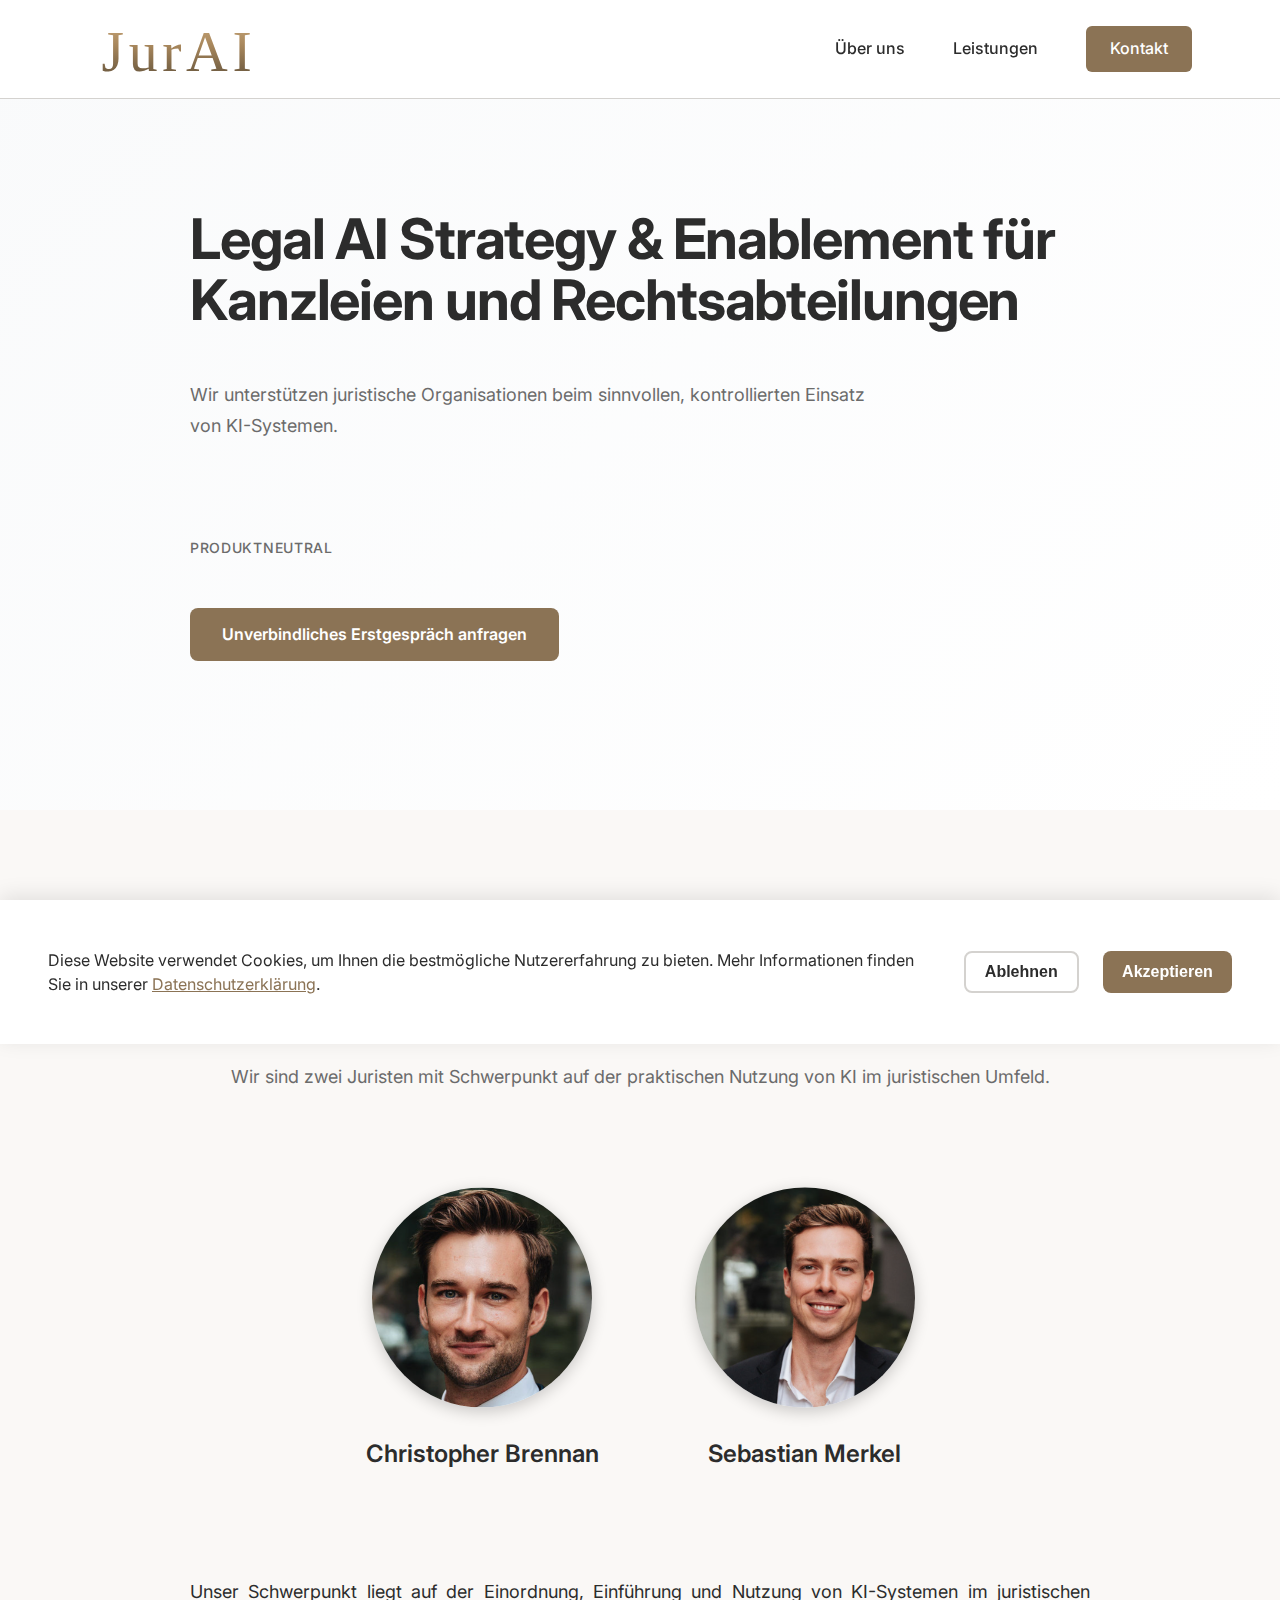
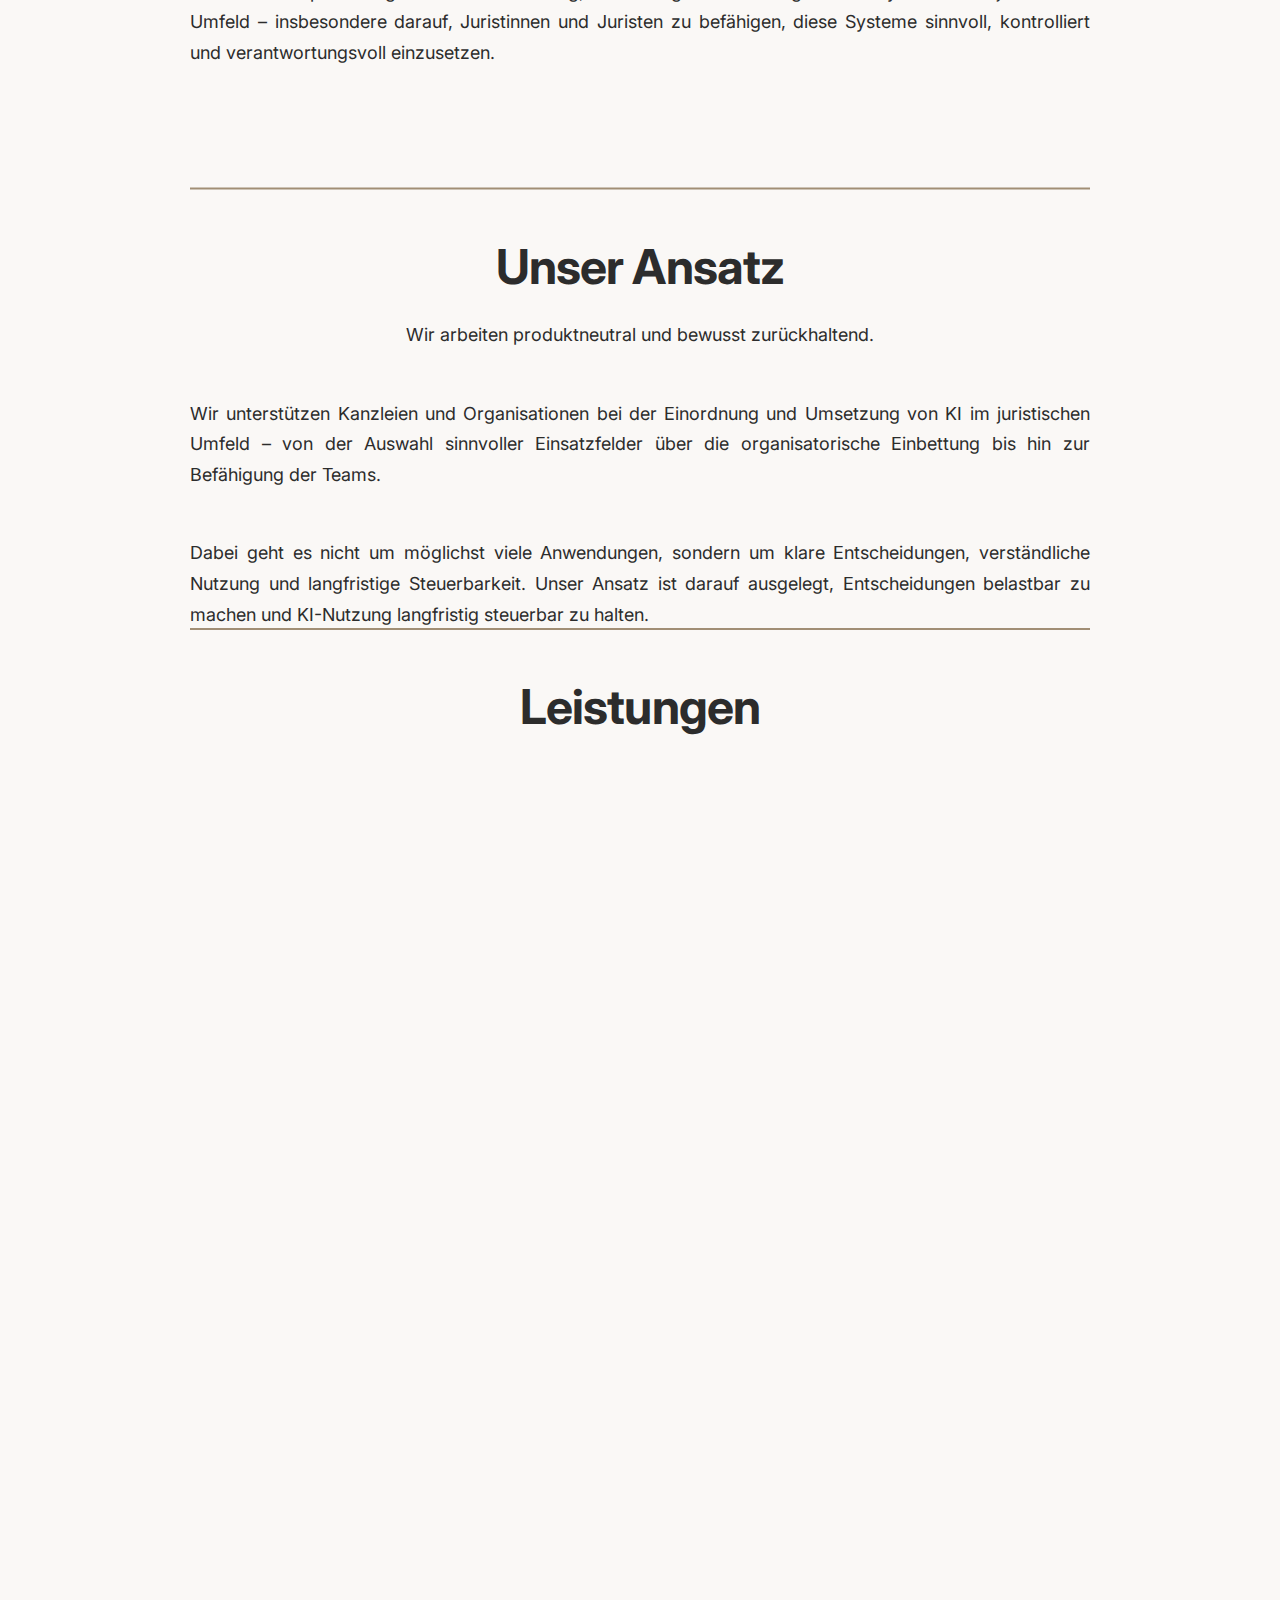
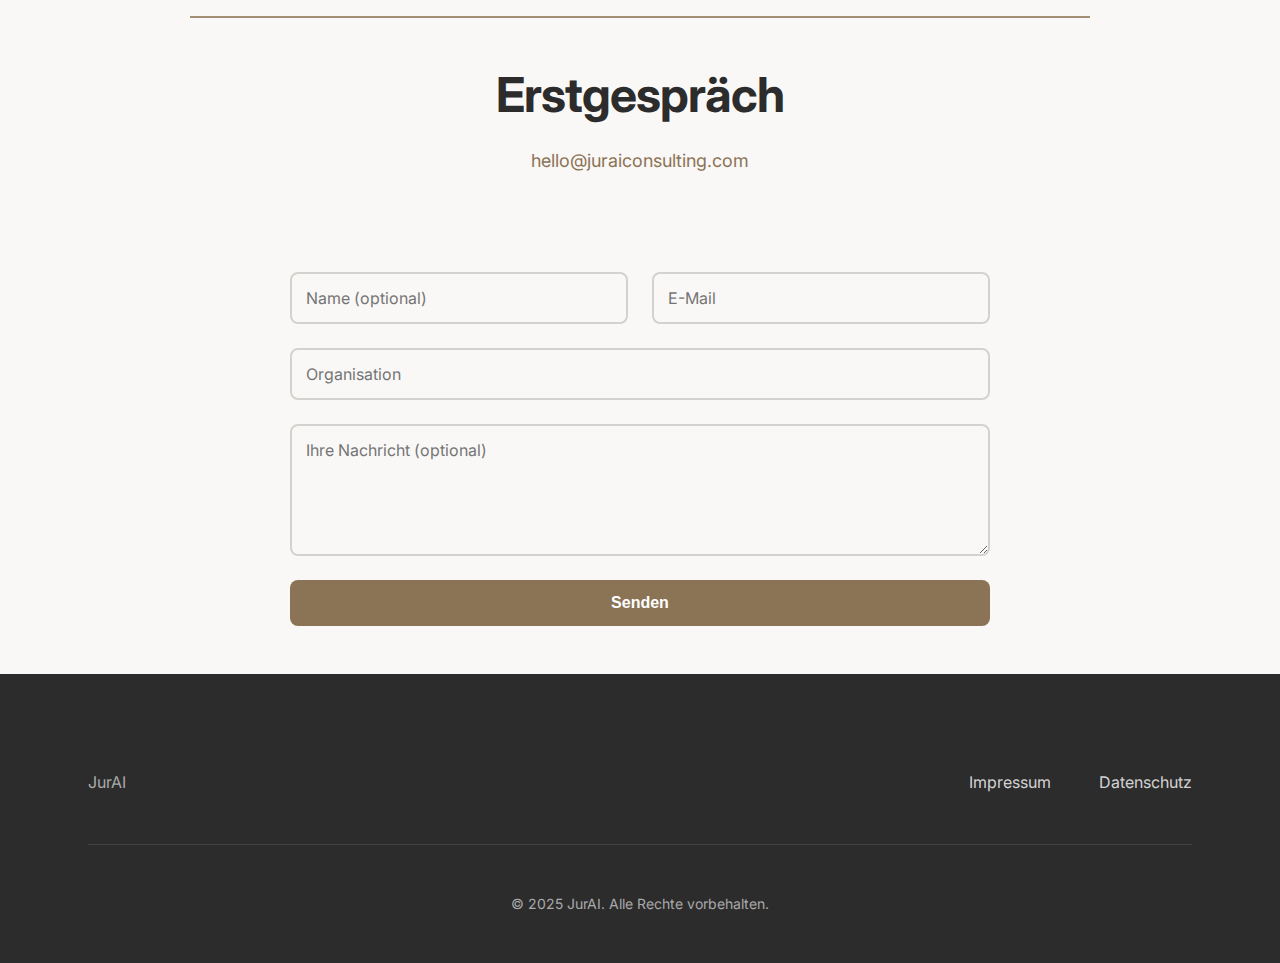
<file: index.html>
<!DOCTYPE html>
<html lang="de">
<head>
  <meta charset="UTF-8" />
  <meta name="viewport" content="width=device-width, initial-scale=1.0" />
  <meta name="description" content="Legal AI Beratung - Künstliche Intelligenz sicher und compliant in juristische Abläufe integrieren" />
  <title>JurAI - Legal AI Beratung</title>

  <!-- Open Graph -->
  <meta property="og:title" content="JurAI - Legal AI Beratung" />
  <meta property="og:description" content="Legal AI Strategy & Enablement für Kanzleien und Rechtsabteilungen. Produktneutral." />
  <meta property="og:type" content="website" />
  <meta property="og:url" content="https://juraiconsulting.com" />
  <meta property="og:image" content="https://juraiconsulting.com/assets/logo gold-taupe/jai_logo_taupe_transparent.png" />

  <link rel="icon" type="image/png" href="assets/logo gold-taupe/jai_logo_taupe_transparent.png" />
  <link rel="apple-touch-icon" href="assets/logo gold-taupe/jai_logo_taupe_transparent.png" />
  <link rel="stylesheet" href="css/styles.css?v=40.0" />

  <link rel="preconnect" href="https://fonts.googleapis.com" />
  <link rel="preconnect" href="https://fonts.gstatic.com" crossorigin />
  <link href="https://fonts.googleapis.com/css2?family=Inter:wght@300;400;500;600;700&display=swap" rel="stylesheet" />

  <!-- Schema.org Structured Data -->
  <script type="application/ld+json">
  {
    "@context": "https://schema.org",
    "@type": "ProfessionalService",
    "name": "JurAI",
    "description": "Legal AI Beratung - Unterstützung juristischer Organisationen beim sinnvollen, kontrollierten Einsatz von KI-Systemen",
    "url": "https://juraiconsulting.com",
    "logo": "https://juraiconsulting.com/assets/logo gold-taupe/jai_logo_taupe_transparent.png",
    "address": {
      "@type": "PostalAddress",
      "streetAddress": "Helene-Weber-Allee 9",
      "addressLocality": "München",
      "postalCode": "80637",
      "addressCountry": "DE"
    },
    "email": "hello@juraiconsulting.com",
    "founder": [
      {
        "@type": "Person",
        "name": "Christopher Brennan",
        "jobTitle": "Legal AI Consultant"
      },
      {
        "@type": "Person",
        "name": "Sebastian Merkel",
        "jobTitle": "Co-Founder"
      }
    ],
    "serviceType": ["Legal AI Consulting", "Legal Technology Advisory", "AI Implementation for Law Firms"],
    "areaServed": {
      "@type": "Country",
      "name": "Germany"
    },
    "priceRange": "€€€"
  }
  </script>
</head>

<body>
  <!-- Navigation -->
  <nav class="nav">
    <div class="container">
      <div class="nav-content">
        <a href="#home" class="logo">
          <img src="assets/logo-new3.svg" alt="JurAI" class="logo-text" />
          <img src="assets/logo gold-taupe/jai_logo_taupe_transparent.png" alt="JurAI" class="logo-icon" />
        </a>

        <div class="nav-links">
          <a href="#about" class="nav-link">
            <span class="nav-text">Über uns</span>
            <svg class="nav-icon" viewBox="0 0 24 24" fill="none" stroke="currentColor" stroke-width="1.5">
              <path d="M17 21v-2a4 4 0 0 0-4-4H5a4 4 0 0 0-4 4v2"/>
              <circle cx="9" cy="7" r="4"/>
              <path d="M23 21v-2a4 4 0 0 0-3-3.87"/>
              <path d="M16 3.13a4 4 0 0 1 0 7.75"/>
            </svg>
          </a>
          <a href="#leistungen" class="nav-link">
            <span class="nav-text">Leistungen</span>
            <svg class="nav-icon" viewBox="0 0 24 24" fill="none" stroke="currentColor" stroke-width="1.5">
              <rect x="2" y="7" width="20" height="13" rx="2" ry="2"/>
              <path d="M16 7V5a2 2 0 0 0-2-2h-4a2 2 0 0 0-2 2v2"/>
              <line x1="12" y1="12" x2="12" y2="12.01"/>
              <path d="M2 12h20"/>
              <rect x="9" y="10" width="6" height="4" rx="0.5"/>
            </svg>
          </a>
          <a href="#kontakt" class="nav-link cta-button">
            <span class="nav-text">Kontakt</span>
            <svg class="nav-icon" viewBox="0 0 24 24" fill="none" stroke="currentColor" stroke-width="1.5">
              <path d="M4 4h16c1.1 0 2 .9 2 2v12c0 1.1-.9 2-2 2H4c-1.1 0-2-.9-2-2V6c0-1.1.9-2 2-2z"/>
              <polyline points="22,6 12,13 2,6"/>
            </svg>
          </a>
        </div>

        <button class="mobile-menu-toggle" aria-label="Menü öffnen">
          <span></span>
          <span></span>
          <span></span>
        </button>
      </div>
    </div>
  </nav>

  <!-- Hero Section -->
  <section id="home" class="hero">
    <div class="container">
      <div class="hero-content">
        <h1 class="hero-title">
          Legal AI Strategy & Enablement für Kanzleien und Rechtsabteilungen
        </h1>

        <p class="hero-subtitle">
          Wir unterstützen juristische Organisationen beim sinnvollen, kontrollierten Einsatz von KI-Systemen.
        </p>

        <p class="hero-meta">
          PRODUKTNEUTRAL
        </p>

        <div class="hero-cta">
          <a href="#kontakt" class="btn btn-primary">Unverbindliches Erstgespräch anfragen</a>
        </div>
      </div>
    </div>
  </section>

  <!-- About Section -->
  <section id="about" class="about">
    <div class="container">
      <div class="section-header">
        <h2 class="section-title">Über uns</h2>
        <p class="section-description">
          Wir sind zwei Juristen mit Schwerpunkt auf der praktischen Nutzung von KI im juristischen Umfeld.
        </p>
      </div>

      <!-- Team -->
      <div class="team-header">
        <div class="team-photos">
          <div class="team-photo">
            <div class="team-photo-wrapper">
              <img src="assets/Chris.png" alt="Christopher Brennan" loading="lazy" />
            </div>
            <div class="photo-caption">
              <h3>Christopher Brennan</h3>
            </div>
          </div>

          <div class="team-photo">
            <div class="team-photo-wrapper">
              <img src="assets/sebastian.png" alt="Sebastian Merkel" loading="lazy" />
            </div>
            <div class="photo-caption">
              <h3>Sebastian Merkel</h3>
            </div>
          </div>
        </div>
      </div>

      <!-- About Text -->
      <div class="about-text">
        <p>
          Unser Schwerpunkt liegt auf der Einordnung, Einführung und Nutzung von KI-Systemen im juristischen Umfeld – insbesondere darauf, Juristinnen und Juristen zu befähigen, diese Systeme sinnvoll, kontrolliert und verantwortungsvoll einzusetzen.
        </p>
      </div>

      <!-- Unser Ansatz -->
      <div class="our-perspective">
        <div class="section-divider"></div>

        <div class="section-header">
          <h2 class="section-title">Unser Ansatz</h2>
          <p class="section-description">Wir arbeiten produktneutral und bewusst zurückhaltend.</p>
        </div>

        <div class="about-text">
          <p>
            Wir unterstützen Kanzleien und Organisationen bei der Einordnung und Umsetzung von KI im juristischen Umfeld – von der Auswahl sinnvoller Einsatzfelder über die organisatorische Einbettung bis hin zur Befähigung der Teams.
          </p>
          <p>
            Dabei geht es nicht um möglichst viele Anwendungen, sondern um klare Entscheidungen, verständliche Nutzung und langfristige Steuerbarkeit. Unser Ansatz ist darauf ausgelegt, Entscheidungen belastbar zu machen und KI-Nutzung langfristig steuerbar zu halten.
          </p>
        </div>
      </div>
    </div>
  </section>

  <!-- Leistungen Section -->
  <section id="leistungen" class="leistungen">
    <div class="container">
      <div class="section-divider"></div>

      <div class="section-header">
        <h2 class="section-title">Leistungen</h2>
      </div>

      <div class="services-grid">
        <!-- Service 1 -->
        <a href="executive-sparring.html" class="service-card-link">
          <div class="service-card">
            <div class="service-header">
              <h3>Legal AI Executive Sparring</h3>
            </div>

            <p class="service-description">
              3-stündige Expert Session
            </p>

            <ul class="service-deliverables">
              <li>Einordnung konkreter Fragen zu Legal AI</li>
              <li>Markt-, Risiko- und Realitätscheck</li>
              <li>Keine Umsetzung, keine Verpflichtung</li>
            </ul>

            <div class="service-meta">
              5.000 € · 3 Stunden
            </div>
          </div>
        </a>

        <!-- Service 2 -->
        <a href="strategic-readiness.html" class="service-card-link">
          <div class="service-card featured">
            <div class="service-header">
              <h3>Strategic Readiness</h3>
            </div>

            <p class="service-description">
              Strukturierte Standortbestimmung für Legal AI
            </p>

            <ul class="service-deliverables">
              <li>Bewertung von Organisation, Daten, Technik und Governance</li>
              <li>Klare Priorisierung sinnvoller Einsatzfelder</li>
              <li>Belastbare Entscheidungsgrundlage für nächste Schritte</li>
            </ul>

            <div class="service-meta">
              9.000 € · ca. 2 Wochen
            </div>
          </div>
        </a>

        <!-- Service 3 -->
        <a href="operational-enablement.html" class="service-card-link">
          <div class="service-card">
            <div class="service-header">
              <h3>Operational Enablement</h3>
            </div>

            <p class="service-description">
              Produktiver, kontrollierter Einsatz von Legal AI im juristischen Alltag
            </p>

            <ul class="service-deliverables">
              <li>Klare Nutzungsszenarien, feste Strukturen und definierte Verantwortung</li>
              <li>Strukturierte Workflows und organisationsfähige Prompt-Logik</li>
              <li>Rechtssichere, steuerbare Nutzung ohne Tool-Abhängigkeit</li>
            </ul>

            <div class="service-meta">
              20.000 € · ca. 3–4 Wochen
            </div>
          </div>
        </a>
      </div>
    </div>
  </section>

  <!-- Kontakt Section -->
  <section id="kontakt" class="kontakt">
    <div class="container">
      <div class="section-divider"></div>

      <div class="kontakt-wrapper">
        <div class="kontakt-header">
          <h2 class="section-title">Erstgespräch</h2>
          <p class="kontakt-email">
            <a href="mailto:hello@juraiconsulting.com">hello@juraiconsulting.com</a>
          </p>
        </div>

        <form class="kontakt-form" id="kontaktForm" action="https://api.web3forms.com/submit" method="POST">
          <!-- Web3Forms Access Key - Ersetze mit deinem eigenen Key von web3forms.com -->
          <input type="hidden" name="access_key" value="7adeed01-9909-4783-9495-dbb6a7763399">
          <input type="hidden" name="subject" value="Neue Kontaktanfrage - JurAI">
          <input type="hidden" name="from_name" value="JurAI Website">
          <!-- Honeypot Spam Protection -->
          <input type="checkbox" name="botcheck" class="hidden" style="display: none;">

          <div class="form-row">
            <div class="form-group">
              <input type="text" id="name" name="name" placeholder="Name (optional)" />
            </div>
            <div class="form-group">
              <input type="email" id="email" name="email" placeholder="E-Mail" required />
            </div>
          </div>

          <div class="form-group">
            <input type="text" id="organisation" name="organisation" placeholder="Organisation" required />
          </div>

          <div class="form-group">
            <textarea id="nachricht" name="nachricht" rows="5" placeholder="Ihre Nachricht (optional)"></textarea>
          </div>

          <button type="submit" class="btn btn-primary">Senden</button>
        </form>

        <div class="form-success" id="formSuccess">
          <svg class="success-icon" viewBox="0 0 24 24" fill="none" stroke="currentColor" stroke-width="2">
            <path d="M20 6L9 17l-5-5"/>
          </svg>
          <p>Ihre Nachricht wurde erfolgreich gesendet.</p>
        </div>
      </div>
    </div>
  </section>

  <!-- Footer -->
  <footer class="footer">
    <div class="container">
      <div class="footer-content">
        <div class="footer-logo">
          <p>JurAI</p>
        </div>

        <div class="footer-links">
          <a href="impressum.html">Impressum</a>
          <a href="datenschutz.html">Datenschutz</a>
        </div>
      </div>

      <div class="footer-bottom">
        <p>&copy; 2025 JurAI. Alle Rechte vorbehalten.</p>
      </div>
    </div>
  </footer>

  <!-- Cookie Consent Banner -->
  <div class="cookie-consent" id="cookieConsent">
    <div class="cookie-consent-content">
      <div class="cookie-consent-text">
        <p>Diese Website verwendet Cookies, um Ihnen die bestmögliche Nutzererfahrung zu bieten.
        Mehr Informationen finden Sie in unserer <a href="datenschutz.html">Datenschutzerklärung</a>.</p>
      </div>
      <div class="cookie-consent-buttons">
        <button class="btn btn-secondary" id="cookieDecline">Ablehnen</button>
        <button class="btn btn-primary" id="cookieAccept">Akzeptieren</button>
      </div>
    </div>
  </div>

  <script src="js/main.js?v=8.0"></script>
</body>
</html>
</file>
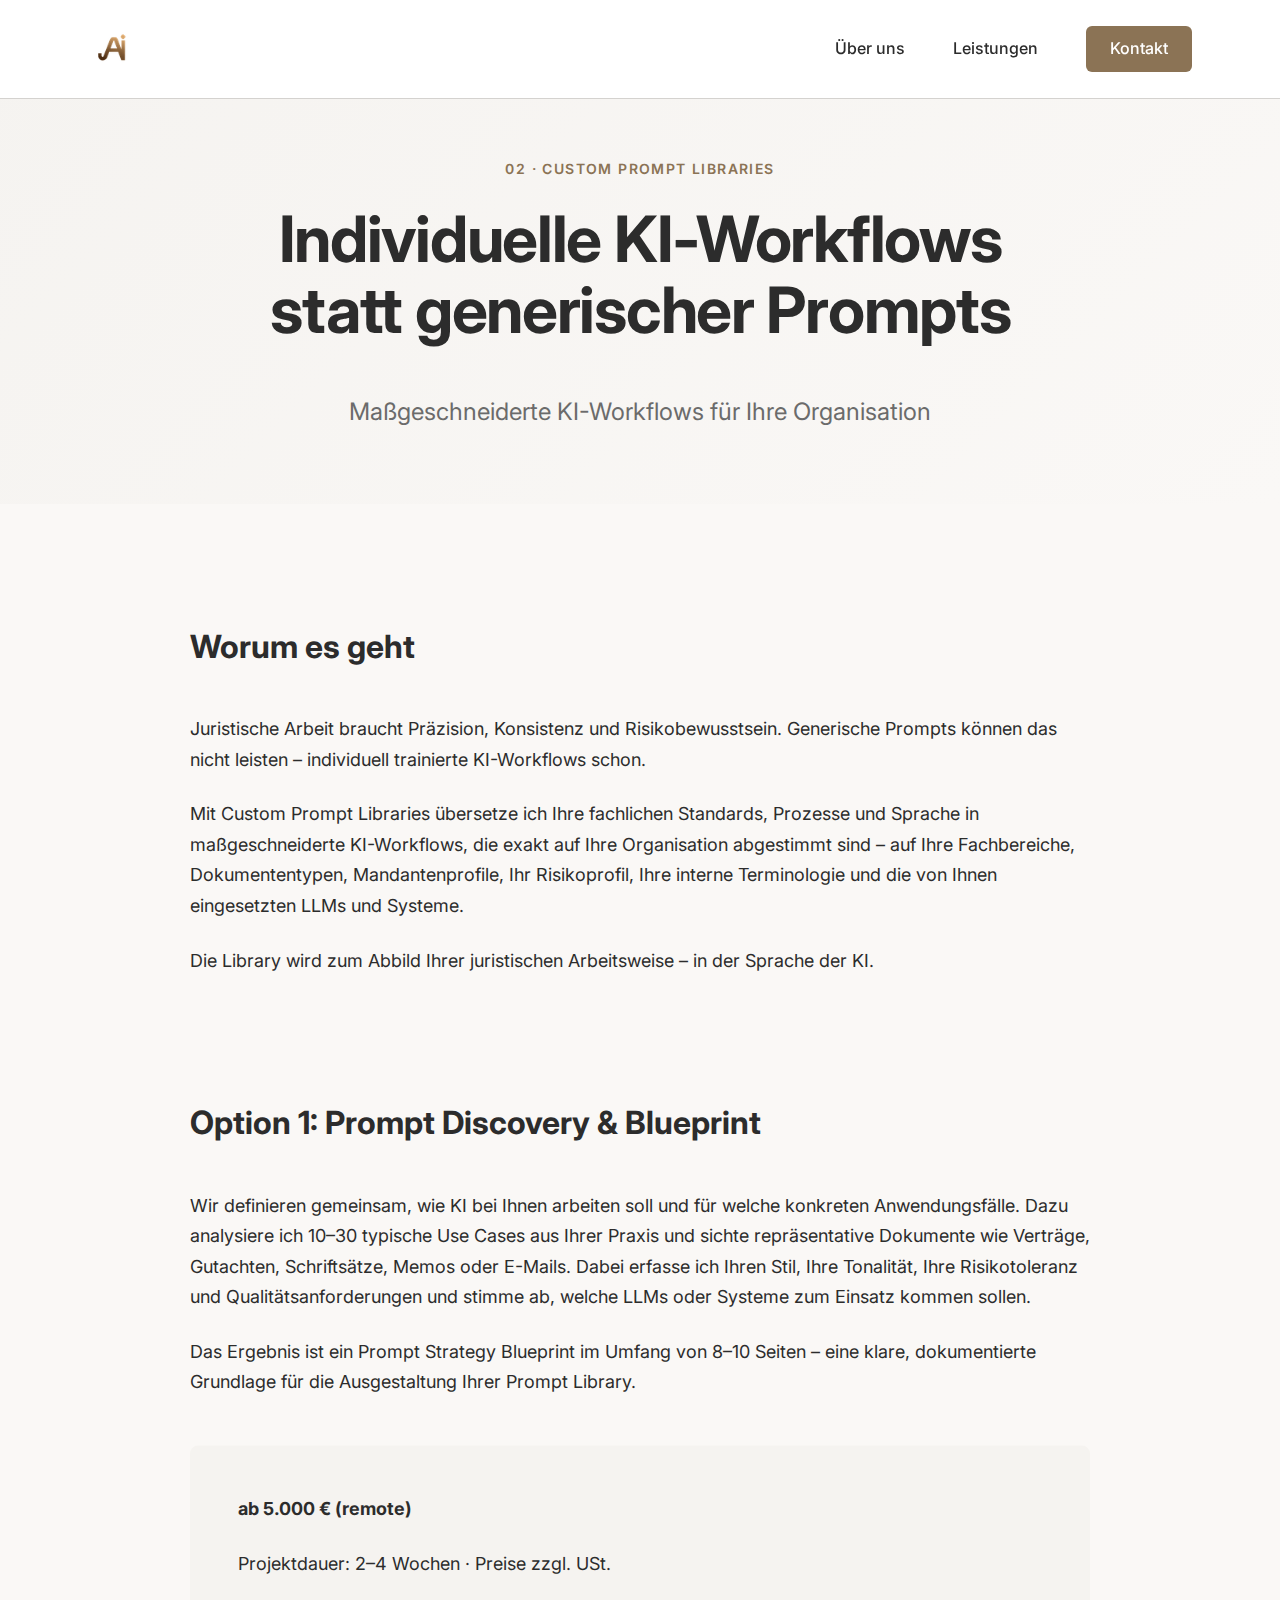
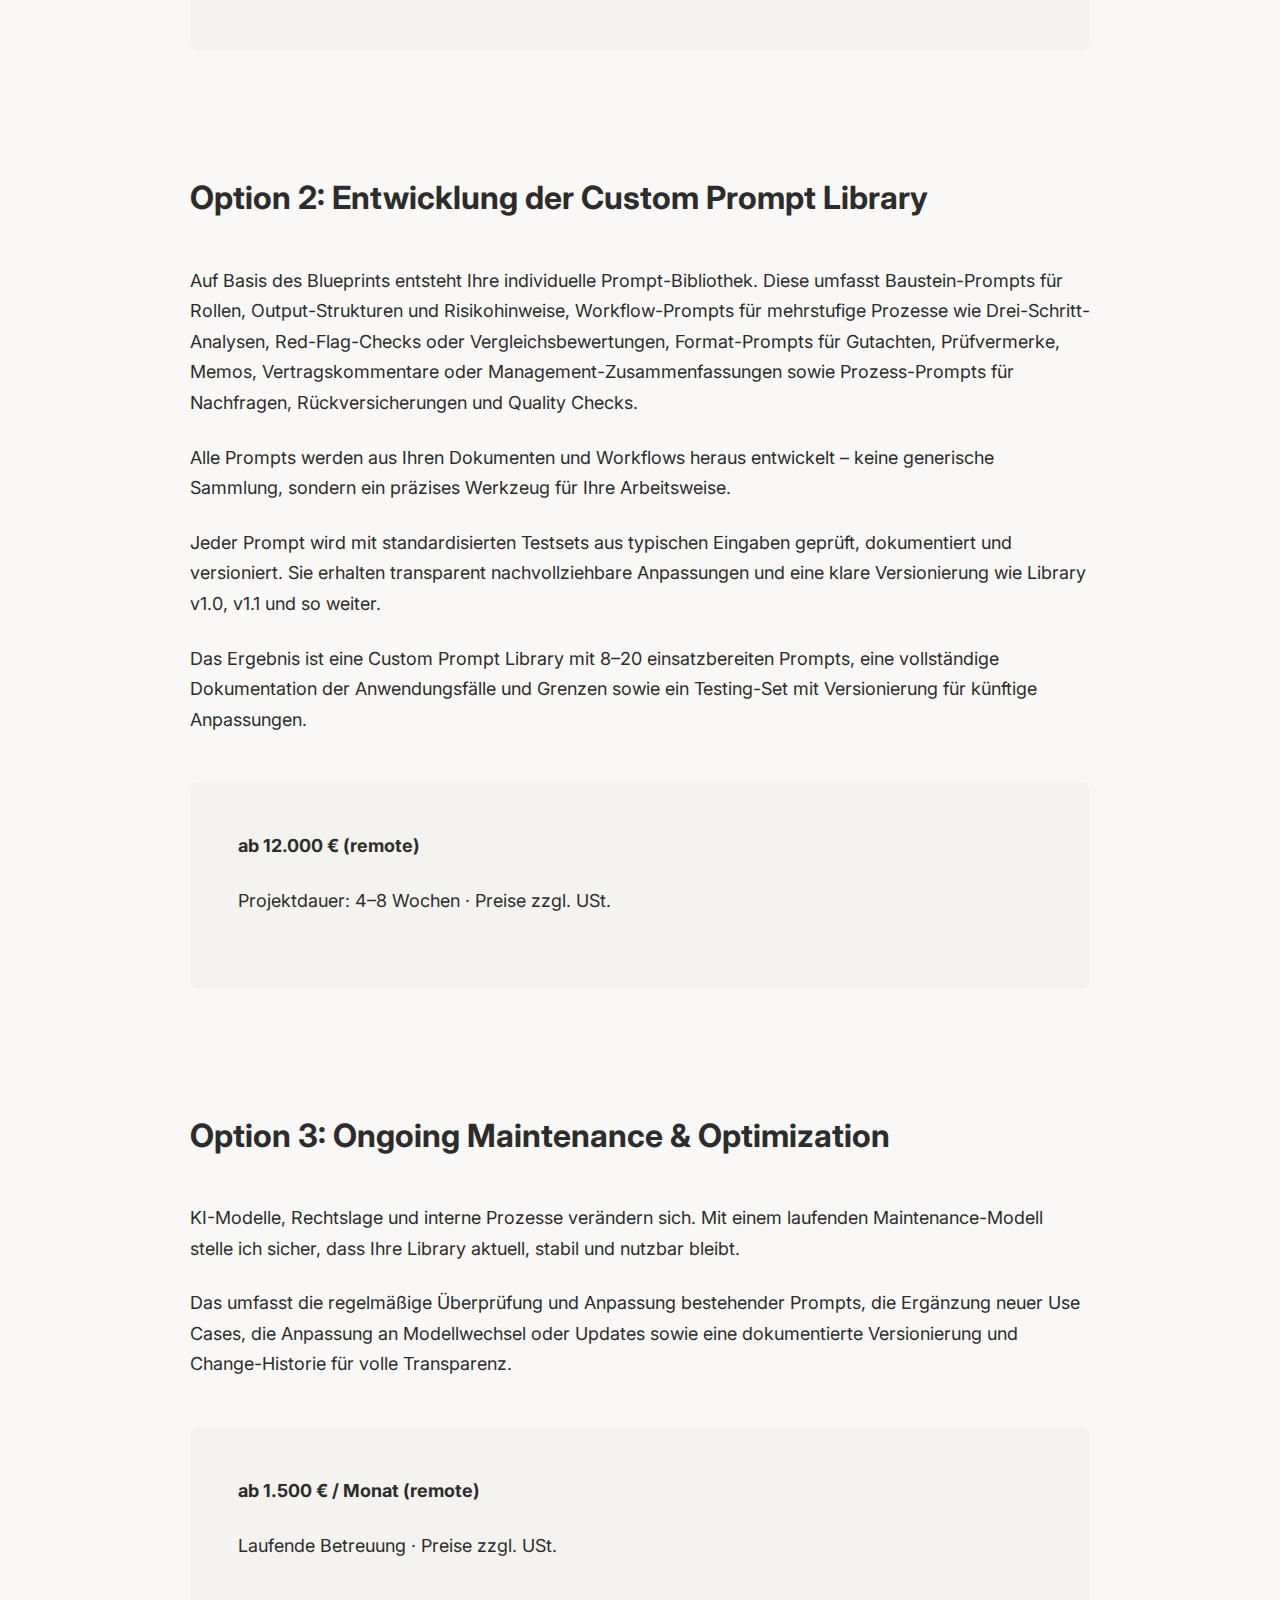
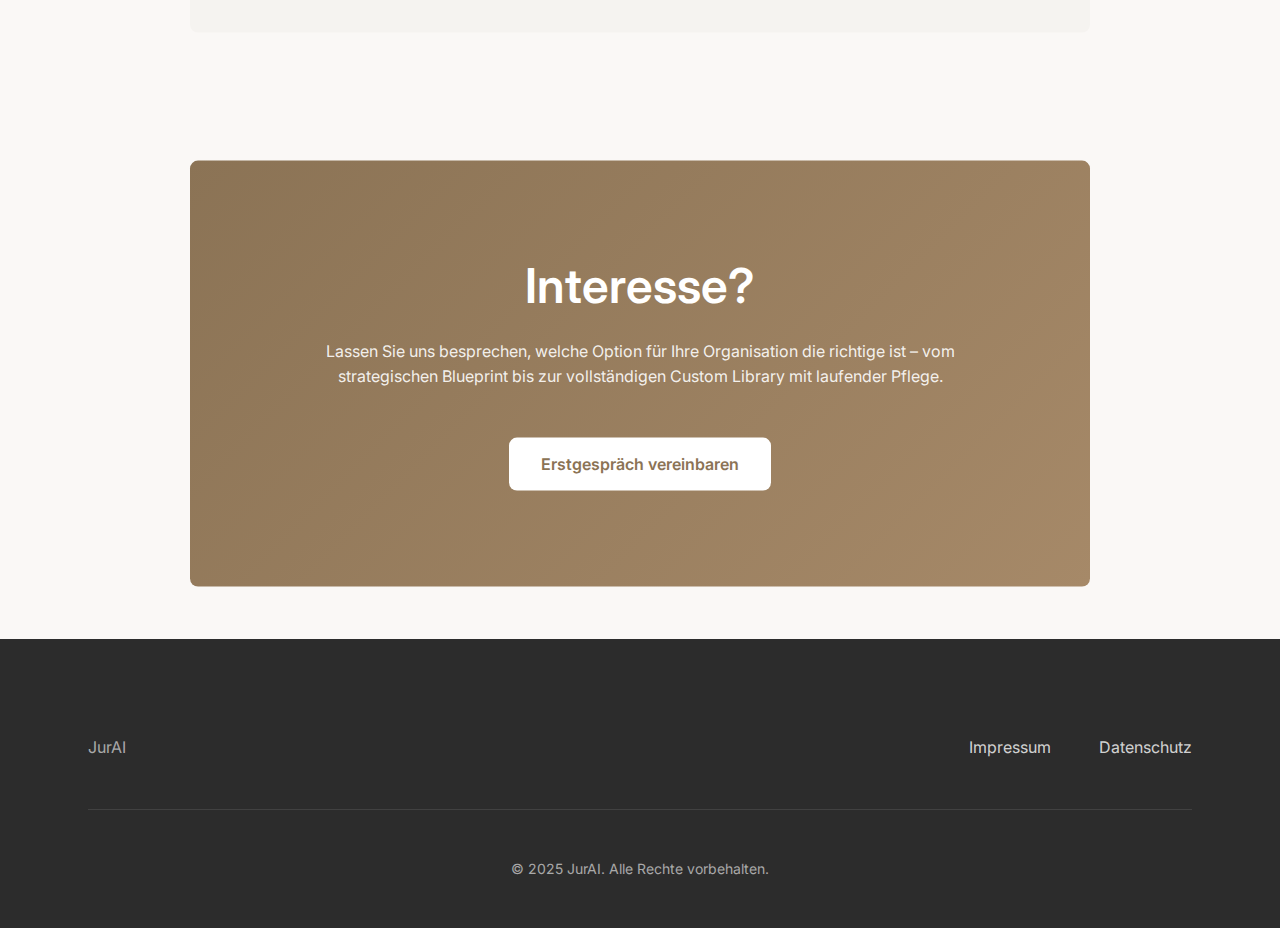
<file: custom-prompt-libraries.html>
<!DOCTYPE html>
<html lang="de">
<head>
    <meta charset="UTF-8">
    <meta name="viewport" content="width=device-width, initial-scale=1.0">
    <title>Custom Prompt Libraries - JurAI</title>
    <link rel="icon" type="image/png" href="assets/favicon-gold.png">
    <link rel="apple-touch-icon" href="assets/favicon-gold.png">
    <link rel="stylesheet" href="css/styles.css?v=4.0">
    <link rel="preconnect" href="https://fonts.googleapis.com">
    <link rel="preconnect" href="https://fonts.gstatic.com" crossorigin>
    <link href="https://fonts.googleapis.com/css2?family=Inter:wght@300;400;500;600;700&display=swap" rel="stylesheet">
</head>
<body>
    <!-- Navigation -->
    <nav class="nav">
        <div class="container">
            <div class="nav-content">
                <a href="index.html" class="logo">
                    <img src="assets/favicon-gold.png" alt="JurAI Logo" class="logo-image">
                </a>
                <div class="nav-links">
                    <a href="index.html#about">Über uns</a>
                    <a href="index.html#leistungen">Leistungen</a>
                    <a href="index.html#kontakt" class="cta-button">Kontakt</a>
                </div>
                <button class="mobile-menu-toggle" aria-label="Menü öffnen">
                    <span></span>
                    <span></span>
                    <span></span>
                </button>
            </div>
        </div>
    </nav>

    <!-- Service Hero -->
    <section class="service-hero">
        <div class="container">
            <div class="service-hero-content">
                <span class="service-label">02 · Custom Prompt Libraries</span>
                <h1 class="service-hero-title">Individuelle KI-Workflows statt generischer Prompts</h1>
                <p class="service-hero-subtitle">
                    Maßgeschneiderte KI-Workflows für Ihre Organisation
                </p>
            </div>
        </div>
    </section>

    <!-- Service Details -->
    <section class="service-detail">
        <div class="container">
            <div class="service-detail-content">
                <div class="detail-section">
                    <h2>Worum es geht</h2>
                    <p>
                        Juristische Arbeit braucht Präzision, Konsistenz und Risikobewusstsein. Generische Prompts können das nicht leisten – individuell trainierte KI-Workflows schon.
                    </p>
                    <p>
                        Mit Custom Prompt Libraries übersetze ich Ihre fachlichen Standards, Prozesse und Sprache in maßgeschneiderte KI-Workflows, die exakt auf Ihre Organisation abgestimmt sind – auf Ihre Fachbereiche, Dokumententypen, Mandantenprofile, Ihr Risikoprofil, Ihre interne Terminologie und die von Ihnen eingesetzten LLMs und Systeme.
                    </p>
                    <p>
                        Die Library wird zum Abbild Ihrer juristischen Arbeitsweise – in der Sprache der KI.
                    </p>
                </div>

                <div class="detail-section">
                    <h2>Option 1: Prompt Discovery & Blueprint</h2>
                    <p>
                        Wir definieren gemeinsam, wie KI bei Ihnen arbeiten soll und für welche konkreten Anwendungsfälle. Dazu analysiere ich 10–30 typische Use Cases aus Ihrer Praxis und sichte repräsentative Dokumente wie Verträge, Gutachten, Schriftsätze, Memos oder E-Mails. Dabei erfasse ich Ihren Stil, Ihre Tonalität, Ihre Risikotoleranz und Qualitätsanforderungen und stimme ab, welche LLMs oder Systeme zum Einsatz kommen sollen.
                    </p>
                    <p>
                        Das Ergebnis ist ein Prompt Strategy Blueprint im Umfang von 8–10 Seiten – eine klare, dokumentierte Grundlage für die Ausgestaltung Ihrer Prompt Library.
                    </p>
                    <div class="detail-pricing">
                        <p class="price-medium">ab 5.000 € (remote)</p>
                        <p class="price-details">Projektdauer: 2–4 Wochen · Preise zzgl. USt.</p>
                    </div>
                </div>

                <div class="detail-section">
                    <h2>Option 2: Entwicklung der Custom Prompt Library</h2>
                    <p>
                        Auf Basis des Blueprints entsteht Ihre individuelle Prompt-Bibliothek. Diese umfasst Baustein-Prompts für Rollen, Output-Strukturen und Risikohinweise, Workflow-Prompts für mehrstufige Prozesse wie Drei-Schritt-Analysen, Red-Flag-Checks oder Vergleichsbewertungen, Format-Prompts für Gutachten, Prüfvermerke, Memos, Vertragskommentare oder Management-Zusammenfassungen sowie Prozess-Prompts für Nachfragen, Rückversicherungen und Quality Checks.
                    </p>
                    <p>
                        Alle Prompts werden aus Ihren Dokumenten und Workflows heraus entwickelt – keine generische Sammlung, sondern ein präzises Werkzeug für Ihre Arbeitsweise.
                    </p>
                    <p>
                        Jeder Prompt wird mit standardisierten Testsets aus typischen Eingaben geprüft, dokumentiert und versioniert. Sie erhalten transparent nachvollziehbare Anpassungen und eine klare Versionierung wie Library v1.0, v1.1 und so weiter.
                    </p>
                    <p>
                        Das Ergebnis ist eine Custom Prompt Library mit 8–20 einsatzbereiten Prompts, eine vollständige Dokumentation der Anwendungsfälle und Grenzen sowie ein Testing-Set mit Versionierung für künftige Anpassungen.
                    </p>
                    <div class="detail-pricing">
                        <p class="price-medium">ab 12.000 € (remote)</p>
                        <p class="price-details">Projektdauer: 4–8 Wochen · Preise zzgl. USt.</p>
                    </div>
                </div>

                <div class="detail-section">
                    <h2>Option 3: Ongoing Maintenance & Optimization</h2>
                    <p>
                        KI-Modelle, Rechtslage und interne Prozesse verändern sich. Mit einem laufenden Maintenance-Modell stelle ich sicher, dass Ihre Library aktuell, stabil und nutzbar bleibt.
                    </p>
                    <p>
                        Das umfasst die regelmäßige Überprüfung und Anpassung bestehender Prompts, die Ergänzung neuer Use Cases, die Anpassung an Modellwechsel oder Updates sowie eine dokumentierte Versionierung und Change-Historie für volle Transparenz.
                    </p>
                    <div class="detail-pricing">
                        <p class="price-medium">ab 1.500 € / Monat (remote)</p>
                        <p class="price-details">Laufende Betreuung · Preise zzgl. USt.</p>
                    </div>
                </div>

                <div class="cta-section">
                    <h2>Interesse?</h2>
                    <p>Lassen Sie uns besprechen, welche Option für Ihre Organisation die richtige ist – vom strategischen Blueprint bis zur vollständigen Custom Library mit laufender Pflege.</p>
                    <a href="index.html#kontakt" class="btn btn-primary">Erstgespräch vereinbaren</a>
                </div>
            </div>
        </div>
    </section>

    <!-- Footer -->
    <footer class="footer">
        <div class="container">
            <div class="footer-content">
                <div class="footer-logo">
                    <p>JurAI</p>
                </div>
                <div class="footer-links">
                    <a href="impressum.html">Impressum</a>
                    <a href="datenschutz.html">Datenschutz</a>
                </div>
            </div>
            <div class="footer-bottom">
                <p>&copy; 2025 JurAI. Alle Rechte vorbehalten.</p>
            </div>
        </div>
    </footer>

    <script src="js/main.js?v=2.0"></script>
</body>
</html>
</file>
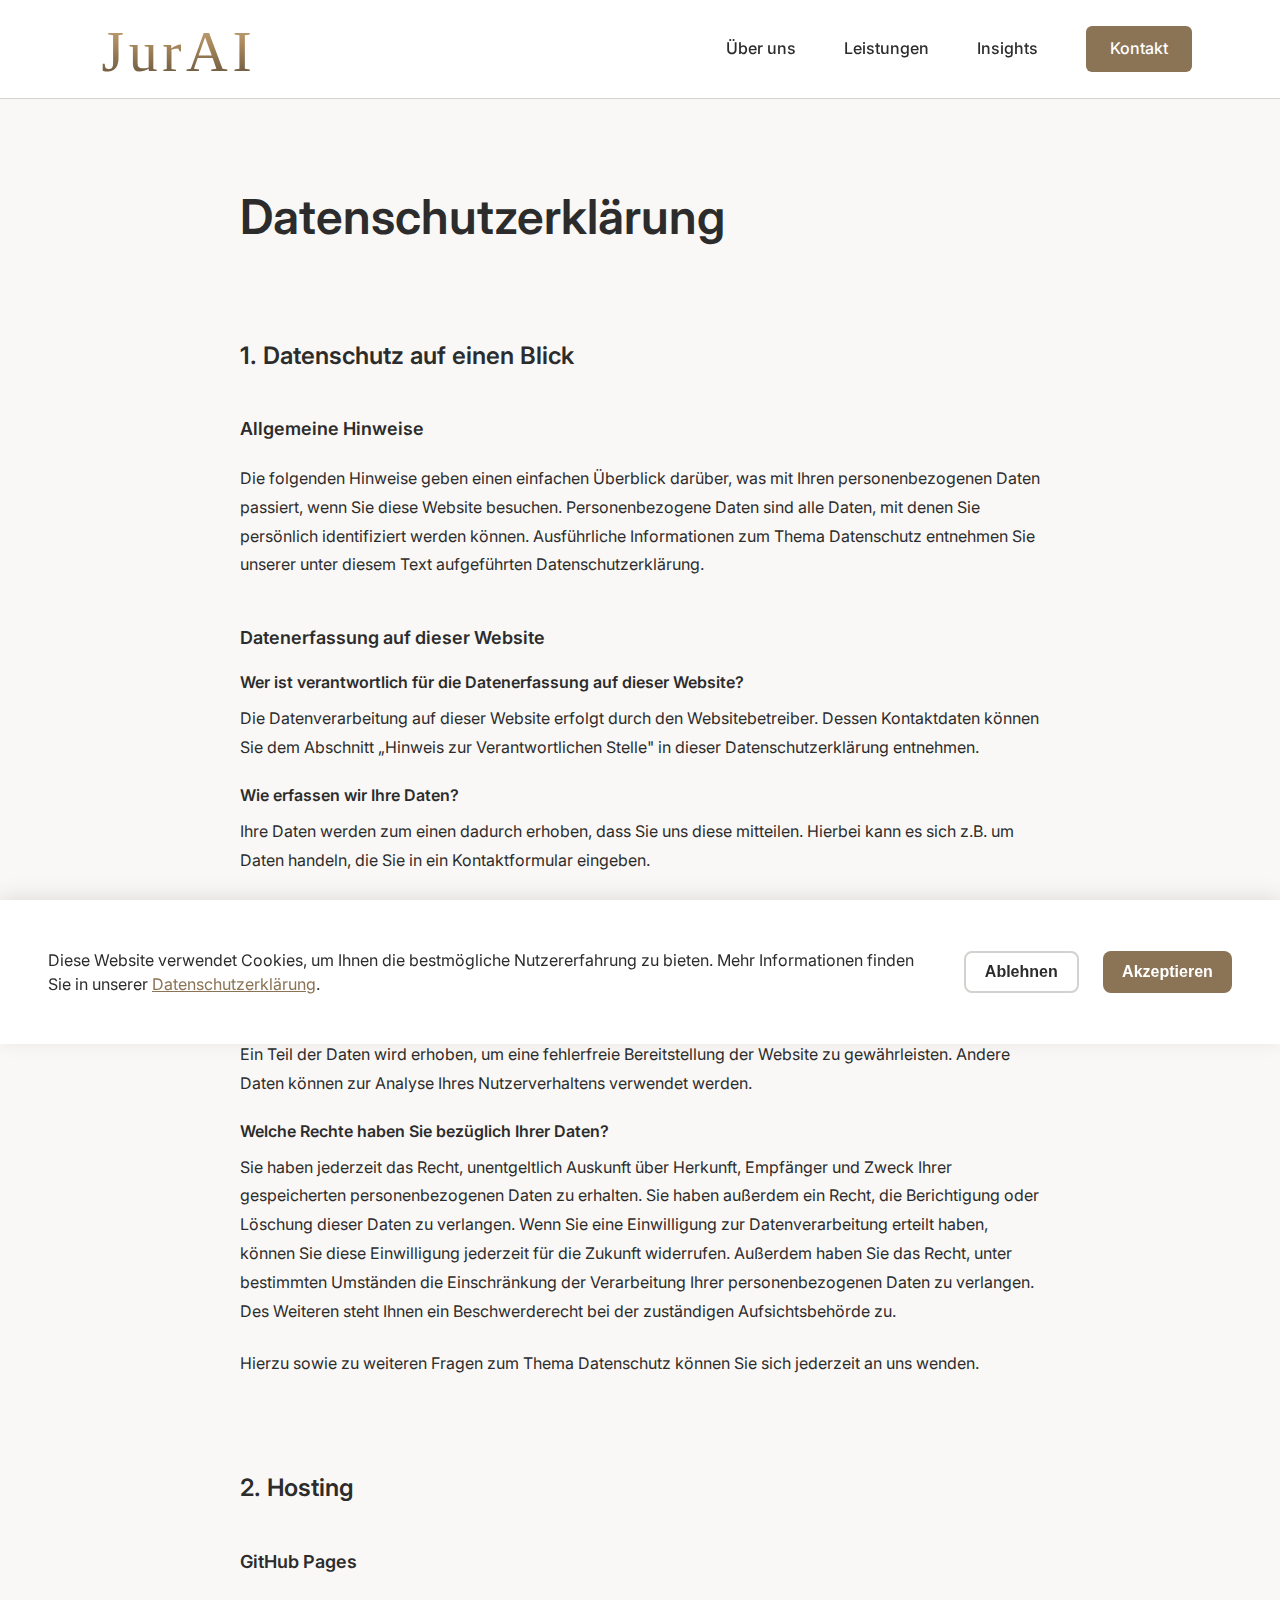
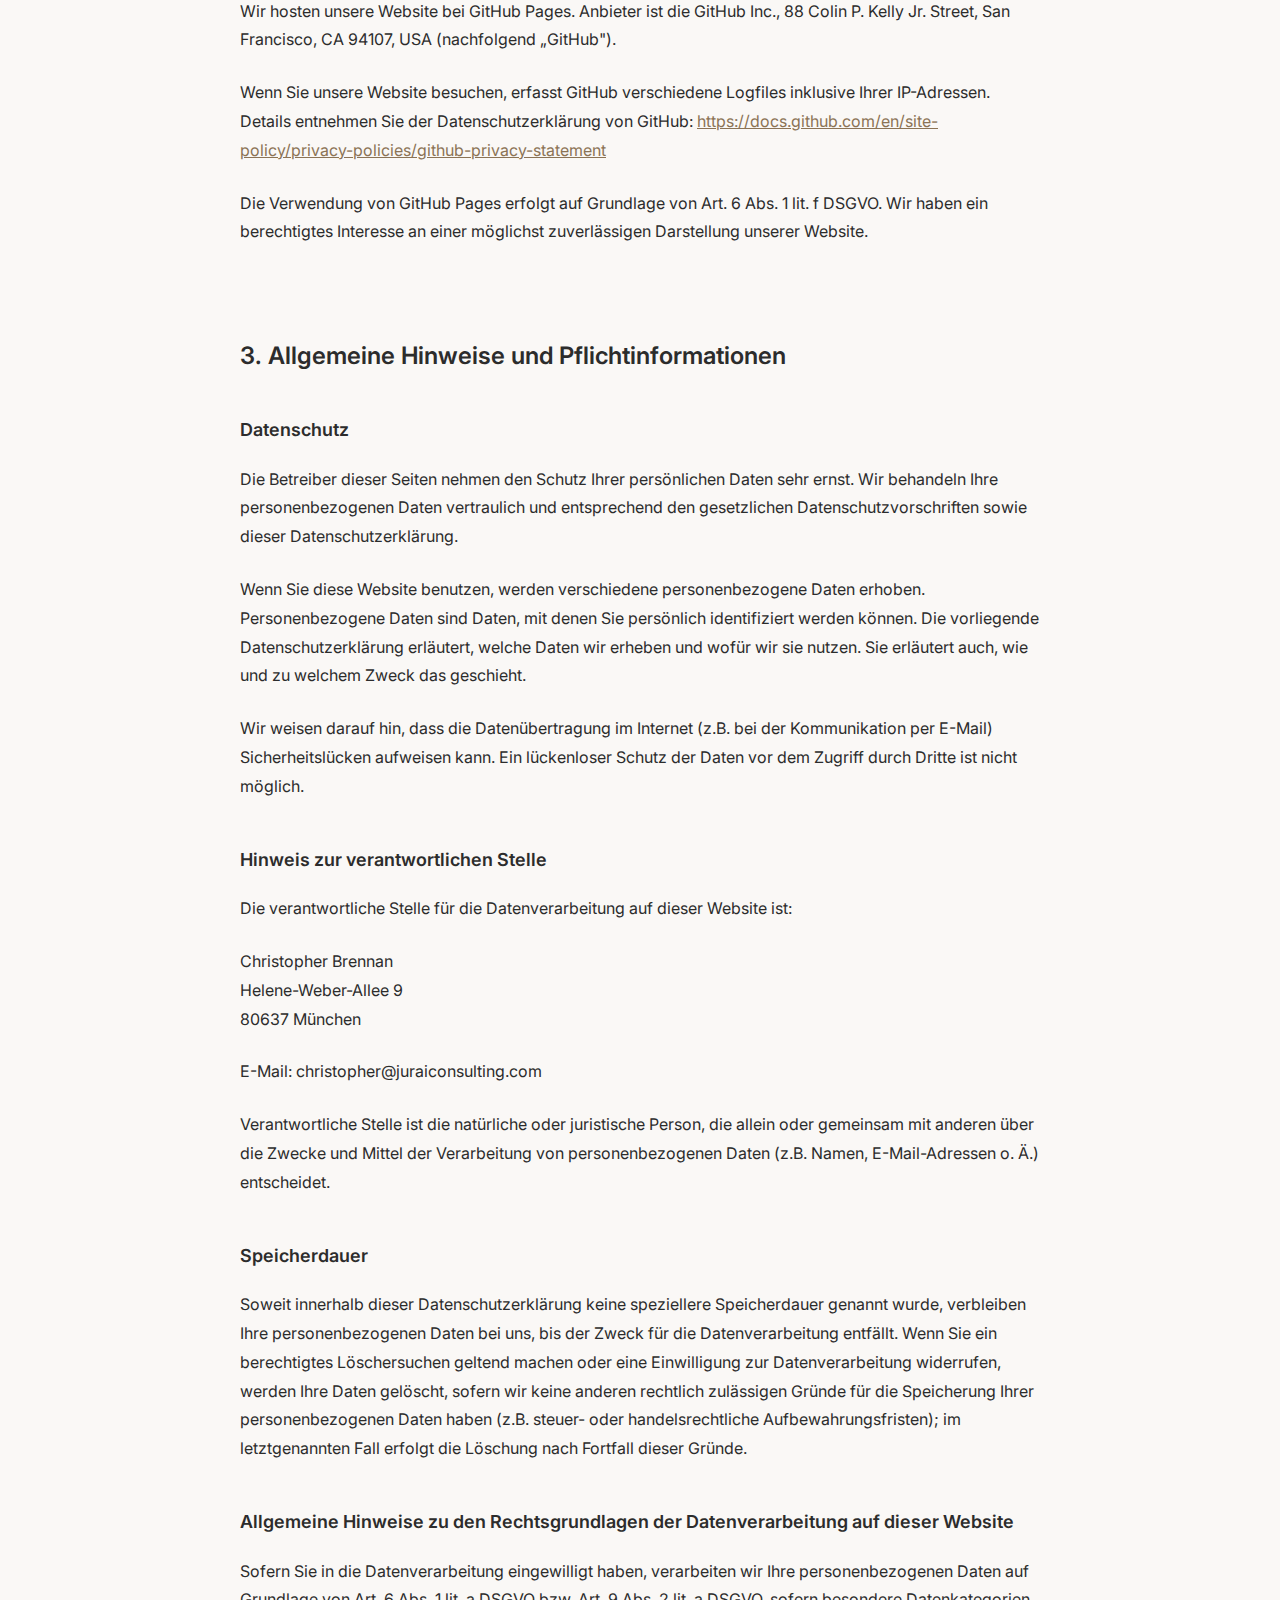
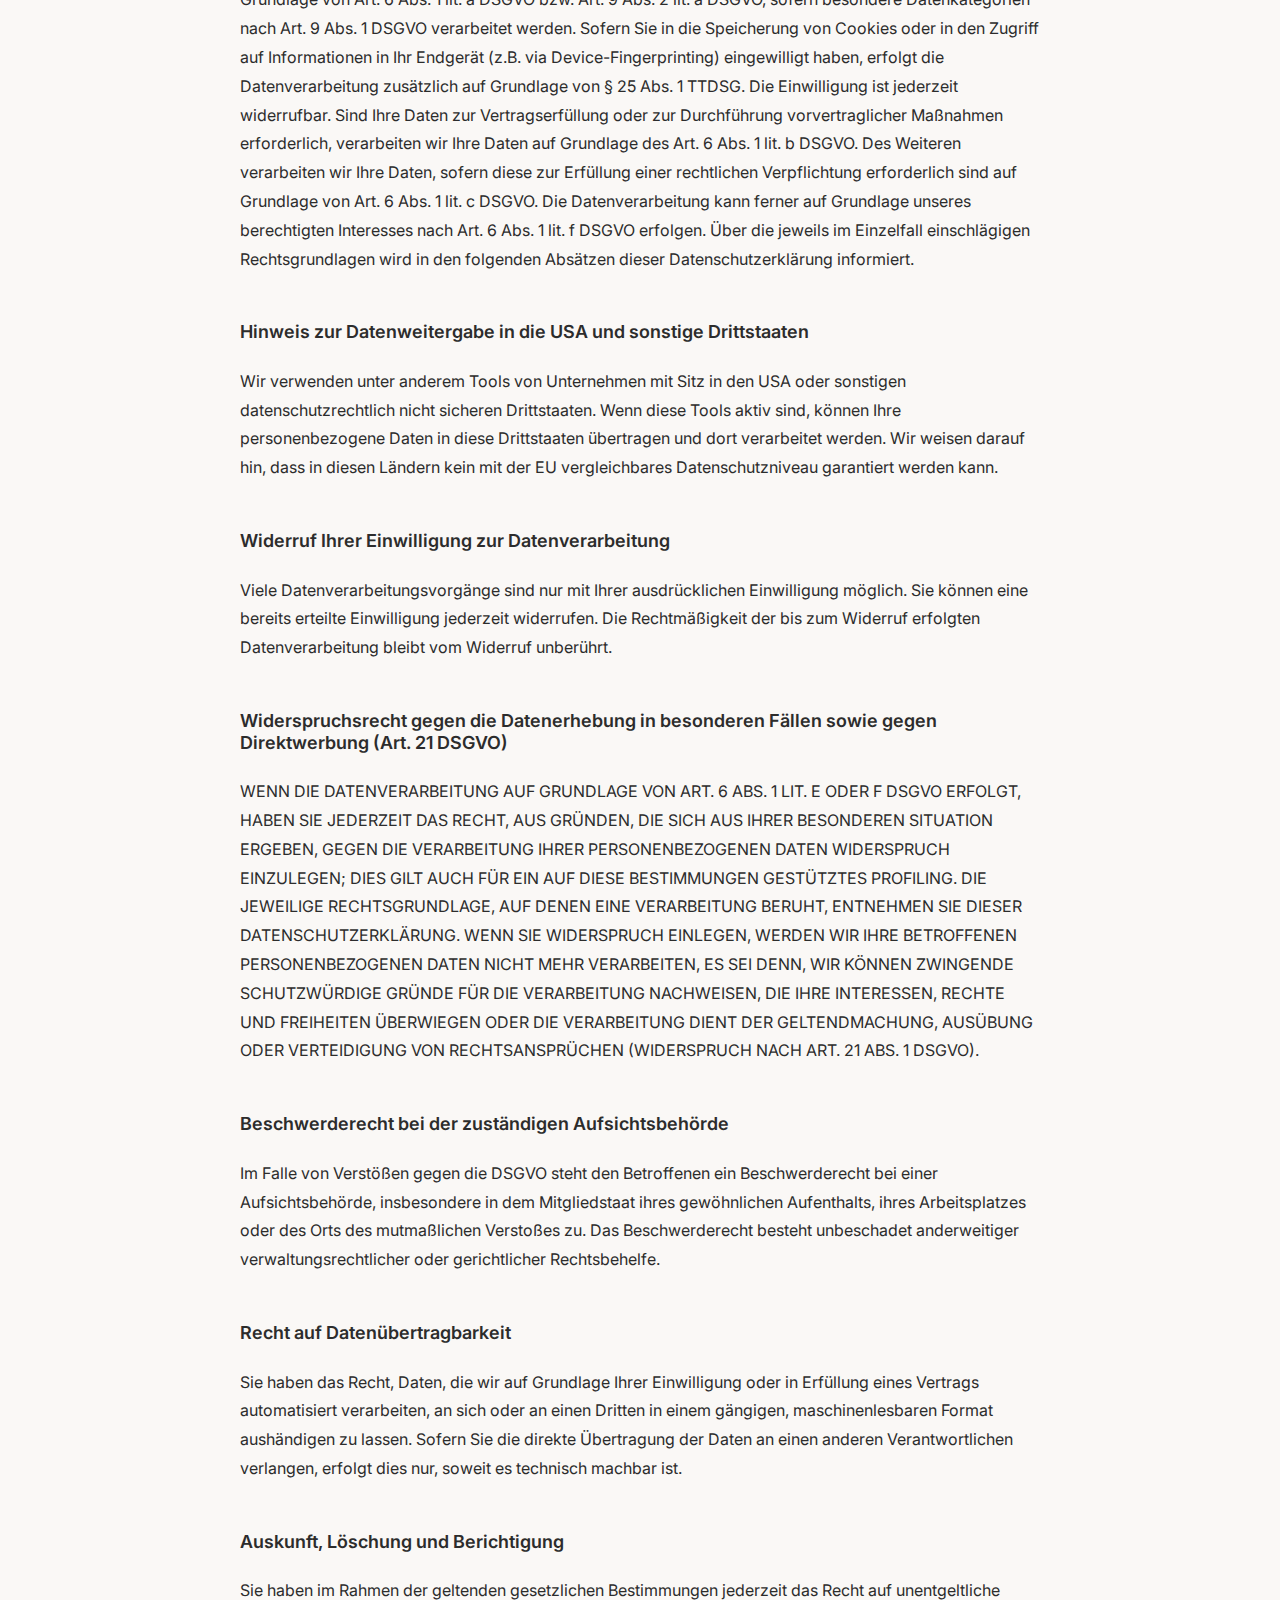
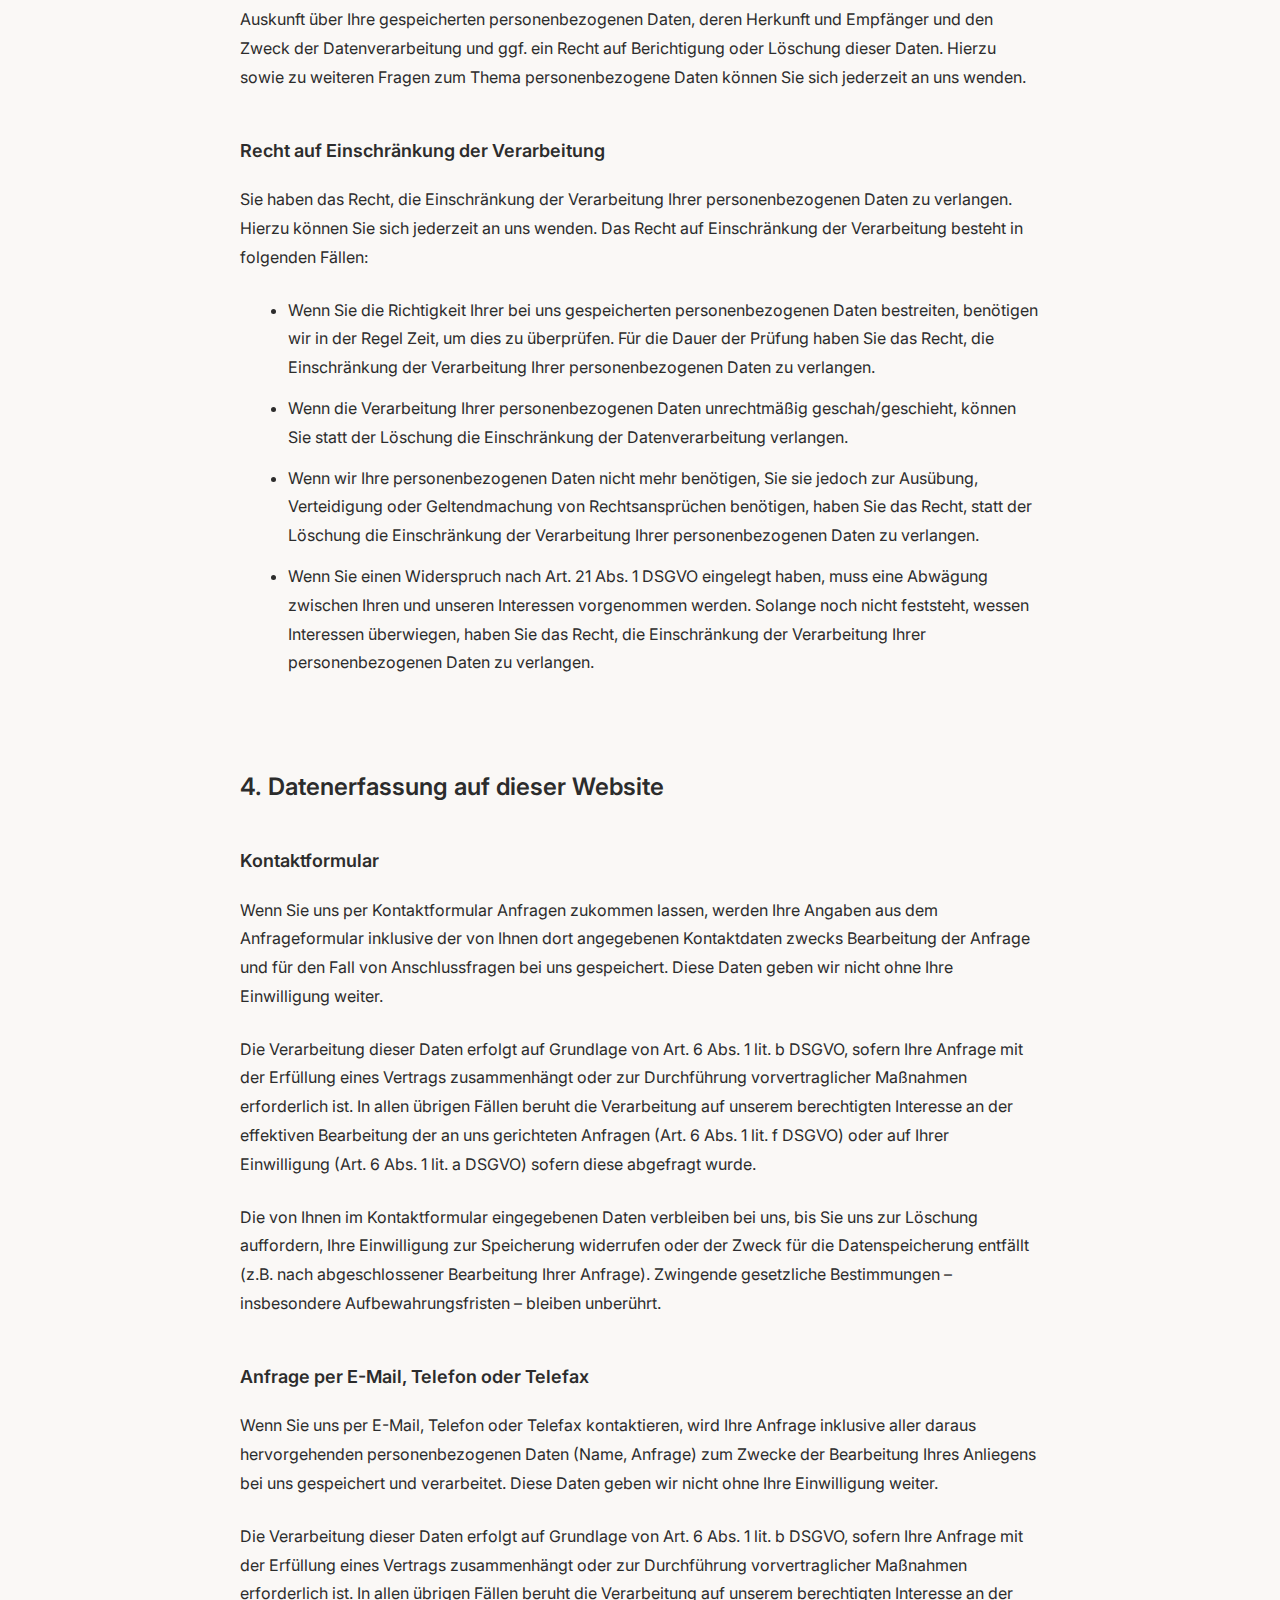
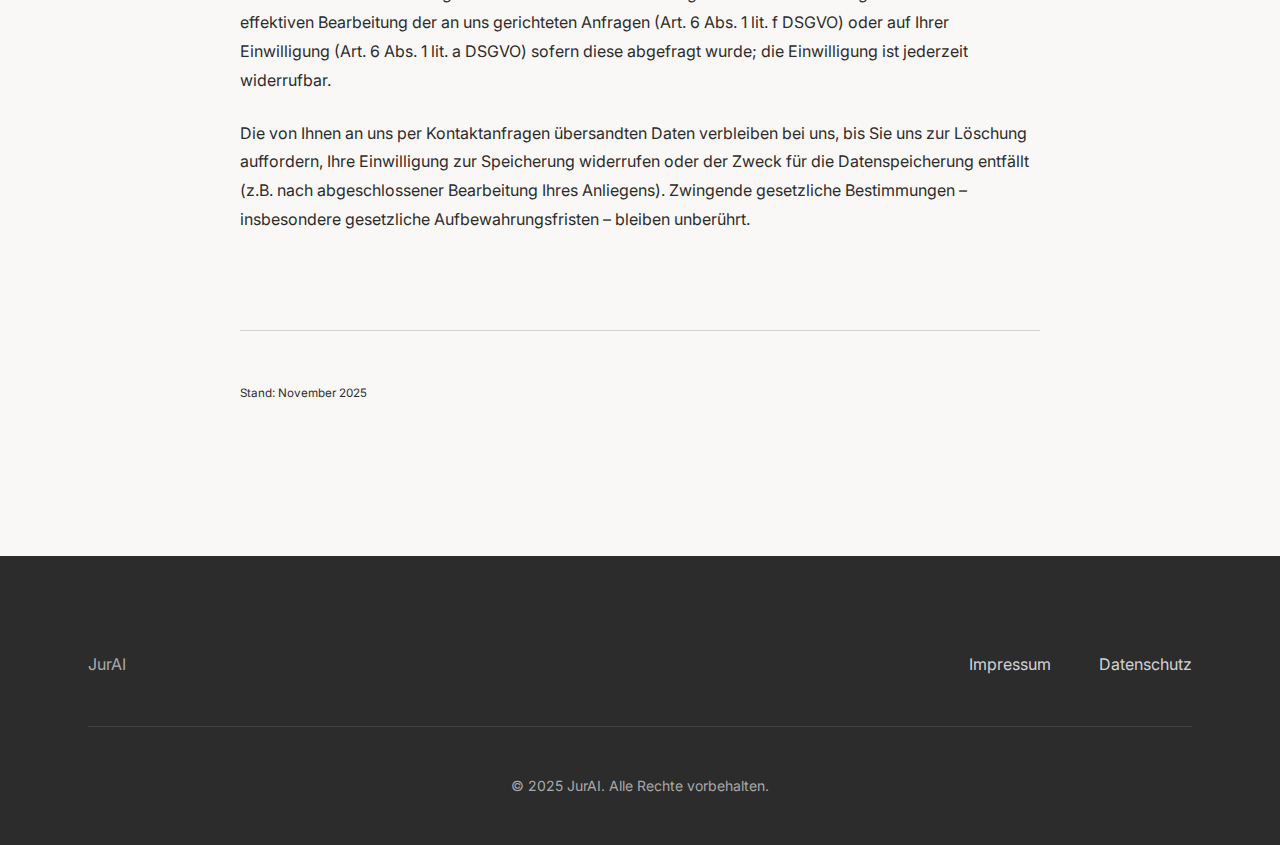
<file: datenschutz.html>
<!DOCTYPE html>
<html lang="de">
<head>
    <meta charset="UTF-8">
    <meta name="viewport" content="width=device-width, initial-scale=1.0">
    <meta name="description" content="Datenschutzerklärung von JurAI - Informationen zur Verarbeitung Ihrer personenbezogenen Daten gemäß DSGVO.">
    <title>Datenschutzerklärung - JurAI</title>
    <link rel="icon" type="image/png" href="assets/logo gold-taupe/jai_logo_taupe_transparent.png">
    <link rel="apple-touch-icon" href="assets/logo gold-taupe/jai_logo_taupe_transparent.png">
    <link rel="stylesheet" href="css/styles.css">
    <link rel="preconnect" href="https://fonts.googleapis.com">
    <link rel="preconnect" href="https://fonts.gstatic.com" crossorigin>
    <link href="https://fonts.googleapis.com/css2?family=Inter:wght@300;400;500;600;700&display=swap" rel="stylesheet">
</head>
<body>
    <!-- Navigation -->
    <nav class="nav">
        <div class="container">
            <div class="nav-content">
                <a href="index.html" class="logo">
                    <img src="assets/logo-new3.svg" alt="JurAI" class="logo-text">
                    <img src="assets/logo gold-taupe/jai_logo_taupe_transparent.png" alt="JurAI" class="logo-icon">
                </a>
                <div class="nav-links">
                    <a href="index.html#about" class="nav-link">
                        <span class="nav-text">Über uns</span>
                        <svg class="nav-icon" viewBox="0 0 24 24" fill="none" stroke="currentColor" stroke-width="1.5">
                            <path d="M17 21v-2a4 4 0 0 0-4-4H5a4 4 0 0 0-4 4v2"/>
                            <circle cx="9" cy="7" r="4"/>
                            <path d="M23 21v-2a4 4 0 0 0-3-3.87"/>
                            <path d="M16 3.13a4 4 0 0 1 0 7.75"/>
                        </svg>
                    </a>
                    <a href="index.html#leistungen" class="nav-link">
                        <span class="nav-text">Leistungen</span>
                        <svg class="nav-icon" viewBox="0 0 24 24" fill="none" stroke="currentColor" stroke-width="1.5">
                            <rect x="2" y="7" width="20" height="13" rx="2" ry="2"/>
                            <path d="M16 7V5a2 2 0 0 0-2-2h-4a2 2 0 0 0-2 2v2"/>
                            <line x1="12" y1="12" x2="12" y2="12.01"/>
                            <path d="M2 12h20"/>
                            <rect x="9" y="10" width="6" height="4" rx="0.5"/>
                        </svg>
                    </a>
                    <a href="insights.html" class="nav-link">
                        <span class="nav-text">Insights</span>
                        <svg class="nav-icon" viewBox="0 0 24 24" fill="none" stroke="currentColor" stroke-width="1.5">
                            <path d="M9.663 17h4.673M12 3v1m6.364 1.636l-.707.707M21 12h-1M4 12H3m3.343-5.657l-.707-.707m2.828 9.9a5 5 0 117.072 0l-.548.547A3.374 3.374 0 0014 18.469V19a2 2 0 11-4 0v-.531c0-.895-.356-1.754-.988-2.386l-.548-.547z"/>
                        </svg>
                    </a>
                    <a href="index.html#kontakt" class="nav-link cta-button">
                        <span class="nav-text">Kontakt</span>
                        <svg class="nav-icon" viewBox="0 0 24 24" fill="none" stroke="currentColor" stroke-width="1.5">
                            <path d="M4 4h16c1.1 0 2 .9 2 2v12c0 1.1-.9 2-2 2H4c-1.1 0-2-.9-2-2V6c0-1.1.9-2 2-2z"/>
                            <polyline points="22,6 12,13 2,6"/>
                        </svg>
                    </a>
                </div>
                <button class="mobile-menu-toggle" aria-label="Menü öffnen">
                    <span></span>
                    <span></span>
                    <span></span>
                </button>
            </div>
        </div>
    </nav>

    <!-- Datenschutz Content -->
    <section class="legal-page">
        <div class="container">
            <div class="legal-content">
                <h1>Datenschutzerklärung</h1>

                <h2>1. Datenschutz auf einen Blick</h2>

                <h3>Allgemeine Hinweise</h3>
                <p>
                    Die folgenden Hinweise geben einen einfachen Überblick darüber, was mit Ihren personenbezogenen
                    Daten passiert, wenn Sie diese Website besuchen. Personenbezogene Daten sind alle Daten, mit
                    denen Sie persönlich identifiziert werden können. Ausführliche Informationen zum Thema Datenschutz
                    entnehmen Sie unserer unter diesem Text aufgeführten Datenschutzerklärung.
                </p>

                <h3>Datenerfassung auf dieser Website</h3>

                <h4>Wer ist verantwortlich für die Datenerfassung auf dieser Website?</h4>
                <p>
                    Die Datenverarbeitung auf dieser Website erfolgt durch den Websitebetreiber. Dessen Kontaktdaten
                    können Sie dem Abschnitt „Hinweis zur Verantwortlichen Stelle" in dieser Datenschutzerklärung entnehmen.
                </p>

                <h4>Wie erfassen wir Ihre Daten?</h4>
                <p>
                    Ihre Daten werden zum einen dadurch erhoben, dass Sie uns diese mitteilen. Hierbei kann es sich
                    z.B. um Daten handeln, die Sie in ein Kontaktformular eingeben.
                </p>
                <p>
                    Andere Daten werden automatisch oder nach Ihrer Einwilligung beim Besuch der Website durch unsere
                    IT-Systeme erfasst. Das sind vor allem technische Daten (z.B. Internetbrowser, Betriebssystem oder
                    Uhrzeit des Seitenaufrufs). Die Erfassung dieser Daten erfolgt automatisch, sobald Sie diese Website betreten.
                </p>

                <h4>Wofür nutzen wir Ihre Daten?</h4>
                <p>
                    Ein Teil der Daten wird erhoben, um eine fehlerfreie Bereitstellung der Website zu gewährleisten.
                    Andere Daten können zur Analyse Ihres Nutzerverhaltens verwendet werden.
                </p>

                <h4>Welche Rechte haben Sie bezüglich Ihrer Daten?</h4>
                <p>
                    Sie haben jederzeit das Recht, unentgeltlich Auskunft über Herkunft, Empfänger und Zweck Ihrer
                    gespeicherten personenbezogenen Daten zu erhalten. Sie haben außerdem ein Recht, die Berichtigung
                    oder Löschung dieser Daten zu verlangen. Wenn Sie eine Einwilligung zur Datenverarbeitung erteilt
                    haben, können Sie diese Einwilligung jederzeit für die Zukunft widerrufen. Außerdem haben Sie das
                    Recht, unter bestimmten Umständen die Einschränkung der Verarbeitung Ihrer personenbezogenen Daten
                    zu verlangen. Des Weiteren steht Ihnen ein Beschwerderecht bei der zuständigen Aufsichtsbehörde zu.
                </p>
                <p>
                    Hierzu sowie zu weiteren Fragen zum Thema Datenschutz können Sie sich jederzeit an uns wenden.
                </p>

                <h2>2. Hosting</h2>

                <h3>GitHub Pages</h3>
                <p>
                    Wir hosten unsere Website bei GitHub Pages. Anbieter ist die GitHub Inc., 88 Colin P. Kelly Jr.
                    Street, San Francisco, CA 94107, USA (nachfolgend „GitHub").
                </p>
                <p>
                    Wenn Sie unsere Website besuchen, erfasst GitHub verschiedene Logfiles inklusive Ihrer IP-Adressen.
                    Details entnehmen Sie der Datenschutzerklärung von GitHub:
                    <a href="https://docs.github.com/en/site-policy/privacy-policies/github-privacy-statement" target="_blank" rel="noopener noreferrer">
                        https://docs.github.com/en/site-policy/privacy-policies/github-privacy-statement
                    </a>
                </p>
                <p>
                    Die Verwendung von GitHub Pages erfolgt auf Grundlage von Art. 6 Abs. 1 lit. f DSGVO. Wir haben
                    ein berechtigtes Interesse an einer möglichst zuverlässigen Darstellung unserer Website.
                </p>

                <h2>3. Allgemeine Hinweise und Pflichtinformationen</h2>

                <h3>Datenschutz</h3>
                <p>
                    Die Betreiber dieser Seiten nehmen den Schutz Ihrer persönlichen Daten sehr ernst. Wir behandeln
                    Ihre personenbezogenen Daten vertraulich und entsprechend den gesetzlichen Datenschutzvorschriften
                    sowie dieser Datenschutzerklärung.
                </p>
                <p>
                    Wenn Sie diese Website benutzen, werden verschiedene personenbezogene Daten erhoben. Personenbezogene
                    Daten sind Daten, mit denen Sie persönlich identifiziert werden können. Die vorliegende
                    Datenschutzerklärung erläutert, welche Daten wir erheben und wofür wir sie nutzen. Sie erläutert
                    auch, wie und zu welchem Zweck das geschieht.
                </p>
                <p>
                    Wir weisen darauf hin, dass die Datenübertragung im Internet (z.B. bei der Kommunikation per E-Mail)
                    Sicherheitslücken aufweisen kann. Ein lückenloser Schutz der Daten vor dem Zugriff durch Dritte ist
                    nicht möglich.
                </p>

                <h3>Hinweis zur verantwortlichen Stelle</h3>
                <p>
                    Die verantwortliche Stelle für die Datenverarbeitung auf dieser Website ist:
                </p>
                <p>
                    Christopher Brennan<br>
                    Helene-Weber-Allee 9<br>
                    80637 München
                </p>
                <p>
                    E-Mail: christopher@juraiconsulting.com
                </p>
                <p>
                    Verantwortliche Stelle ist die natürliche oder juristische Person, die allein oder gemeinsam mit
                    anderen über die Zwecke und Mittel der Verarbeitung von personenbezogenen Daten (z.B. Namen,
                    E-Mail-Adressen o. Ä.) entscheidet.
                </p>

                <h3>Speicherdauer</h3>
                <p>
                    Soweit innerhalb dieser Datenschutzerklärung keine speziellere Speicherdauer genannt wurde, verbleiben
                    Ihre personenbezogenen Daten bei uns, bis der Zweck für die Datenverarbeitung entfällt. Wenn Sie ein
                    berechtigtes Löschersuchen geltend machen oder eine Einwilligung zur Datenverarbeitung widerrufen,
                    werden Ihre Daten gelöscht, sofern wir keine anderen rechtlich zulässigen Gründe für die Speicherung
                    Ihrer personenbezogenen Daten haben (z.B. steuer- oder handelsrechtliche Aufbewahrungsfristen); im
                    letztgenannten Fall erfolgt die Löschung nach Fortfall dieser Gründe.
                </p>

                <h3>Allgemeine Hinweise zu den Rechtsgrundlagen der Datenverarbeitung auf dieser Website</h3>
                <p>
                    Sofern Sie in die Datenverarbeitung eingewilligt haben, verarbeiten wir Ihre personenbezogenen Daten
                    auf Grundlage von Art. 6 Abs. 1 lit. a DSGVO bzw. Art. 9 Abs. 2 lit. a DSGVO, sofern besondere
                    Datenkategorien nach Art. 9 Abs. 1 DSGVO verarbeitet werden. Sofern Sie in die Speicherung von Cookies
                    oder in den Zugriff auf Informationen in Ihr Endgerät (z.B. via Device-Fingerprinting) eingewilligt
                    haben, erfolgt die Datenverarbeitung zusätzlich auf Grundlage von § 25 Abs. 1 TTDSG. Die Einwilligung
                    ist jederzeit widerrufbar. Sind Ihre Daten zur Vertragserfüllung oder zur Durchführung vorvertraglicher
                    Maßnahmen erforderlich, verarbeiten wir Ihre Daten auf Grundlage des Art. 6 Abs. 1 lit. b DSGVO. Des
                    Weiteren verarbeiten wir Ihre Daten, sofern diese zur Erfüllung einer rechtlichen Verpflichtung
                    erforderlich sind auf Grundlage von Art. 6 Abs. 1 lit. c DSGVO. Die Datenverarbeitung kann ferner auf
                    Grundlage unseres berechtigten Interesses nach Art. 6 Abs. 1 lit. f DSGVO erfolgen. Über die jeweils
                    im Einzelfall einschlägigen Rechtsgrundlagen wird in den folgenden Absätzen dieser Datenschutzerklärung
                    informiert.
                </p>

                <h3>Hinweis zur Datenweitergabe in die USA und sonstige Drittstaaten</h3>
                <p>
                    Wir verwenden unter anderem Tools von Unternehmen mit Sitz in den USA oder sonstigen datenschutzrechtlich
                    nicht sicheren Drittstaaten. Wenn diese Tools aktiv sind, können Ihre personenbezogene Daten in diese
                    Drittstaaten übertragen und dort verarbeitet werden. Wir weisen darauf hin, dass in diesen Ländern kein
                    mit der EU vergleichbares Datenschutzniveau garantiert werden kann.
                </p>

                <h3>Widerruf Ihrer Einwilligung zur Datenverarbeitung</h3>
                <p>
                    Viele Datenverarbeitungsvorgänge sind nur mit Ihrer ausdrücklichen Einwilligung möglich. Sie können
                    eine bereits erteilte Einwilligung jederzeit widerrufen. Die Rechtmäßigkeit der bis zum Widerruf
                    erfolgten Datenverarbeitung bleibt vom Widerruf unberührt.
                </p>

                <h3>Widerspruchsrecht gegen die Datenerhebung in besonderen Fällen sowie gegen Direktwerbung (Art. 21 DSGVO)</h3>
                <p>
                    WENN DIE DATENVERARBEITUNG AUF GRUNDLAGE VON ART. 6 ABS. 1 LIT. E ODER F DSGVO ERFOLGT, HABEN SIE
                    JEDERZEIT DAS RECHT, AUS GRÜNDEN, DIE SICH AUS IHRER BESONDEREN SITUATION ERGEBEN, GEGEN DIE
                    VERARBEITUNG IHRER PERSONENBEZOGENEN DATEN WIDERSPRUCH EINZULEGEN; DIES GILT AUCH FÜR EIN AUF DIESE
                    BESTIMMUNGEN GESTÜTZTES PROFILING. DIE JEWEILIGE RECHTSGRUNDLAGE, AUF DENEN EINE VERARBEITUNG BERUHT,
                    ENTNEHMEN SIE DIESER DATENSCHUTZERKLÄRUNG. WENN SIE WIDERSPRUCH EINLEGEN, WERDEN WIR IHRE BETROFFENEN
                    PERSONENBEZOGENEN DATEN NICHT MEHR VERARBEITEN, ES SEI DENN, WIR KÖNNEN ZWINGENDE SCHUTZWÜRDIGE GRÜNDE
                    FÜR DIE VERARBEITUNG NACHWEISEN, DIE IHRE INTERESSEN, RECHTE UND FREIHEITEN ÜBERWIEGEN ODER DIE
                    VERARBEITUNG DIENT DER GELTENDMACHUNG, AUSÜBUNG ODER VERTEIDIGUNG VON RECHTSANSPRÜCHEN (WIDERSPRUCH
                    NACH ART. 21 ABS. 1 DSGVO).
                </p>

                <h3>Beschwerderecht bei der zuständigen Aufsichtsbehörde</h3>
                <p>
                    Im Falle von Verstößen gegen die DSGVO steht den Betroffenen ein Beschwerderecht bei einer
                    Aufsichtsbehörde, insbesondere in dem Mitgliedstaat ihres gewöhnlichen Aufenthalts, ihres Arbeitsplatzes
                    oder des Orts des mutmaßlichen Verstoßes zu. Das Beschwerderecht besteht unbeschadet anderweitiger
                    verwaltungsrechtlicher oder gerichtlicher Rechtsbehelfe.
                </p>

                <h3>Recht auf Datenübertragbarkeit</h3>
                <p>
                    Sie haben das Recht, Daten, die wir auf Grundlage Ihrer Einwilligung oder in Erfüllung eines Vertrags
                    automatisiert verarbeiten, an sich oder an einen Dritten in einem gängigen, maschinenlesbaren Format
                    aushändigen zu lassen. Sofern Sie die direkte Übertragung der Daten an einen anderen Verantwortlichen
                    verlangen, erfolgt dies nur, soweit es technisch machbar ist.
                </p>

                <h3>Auskunft, Löschung und Berichtigung</h3>
                <p>
                    Sie haben im Rahmen der geltenden gesetzlichen Bestimmungen jederzeit das Recht auf unentgeltliche
                    Auskunft über Ihre gespeicherten personenbezogenen Daten, deren Herkunft und Empfänger und den Zweck
                    der Datenverarbeitung und ggf. ein Recht auf Berichtigung oder Löschung dieser Daten. Hierzu sowie zu
                    weiteren Fragen zum Thema personenbezogene Daten können Sie sich jederzeit an uns wenden.
                </p>

                <h3>Recht auf Einschränkung der Verarbeitung</h3>
                <p>
                    Sie haben das Recht, die Einschränkung der Verarbeitung Ihrer personenbezogenen Daten zu verlangen.
                    Hierzu können Sie sich jederzeit an uns wenden. Das Recht auf Einschränkung der Verarbeitung besteht
                    in folgenden Fällen:
                </p>
                <ul>
                    <li>Wenn Sie die Richtigkeit Ihrer bei uns gespeicherten personenbezogenen Daten bestreiten, benötigen
                        wir in der Regel Zeit, um dies zu überprüfen. Für die Dauer der Prüfung haben Sie das Recht, die
                        Einschränkung der Verarbeitung Ihrer personenbezogenen Daten zu verlangen.</li>
                    <li>Wenn die Verarbeitung Ihrer personenbezogenen Daten unrechtmäßig geschah/geschieht, können Sie
                        statt der Löschung die Einschränkung der Datenverarbeitung verlangen.</li>
                    <li>Wenn wir Ihre personenbezogenen Daten nicht mehr benötigen, Sie sie jedoch zur Ausübung, Verteidigung
                        oder Geltendmachung von Rechtsansprüchen benötigen, haben Sie das Recht, statt der Löschung die
                        Einschränkung der Verarbeitung Ihrer personenbezogenen Daten zu verlangen.</li>
                    <li>Wenn Sie einen Widerspruch nach Art. 21 Abs. 1 DSGVO eingelegt haben, muss eine Abwägung zwischen
                        Ihren und unseren Interessen vorgenommen werden. Solange noch nicht feststeht, wessen Interessen
                        überwiegen, haben Sie das Recht, die Einschränkung der Verarbeitung Ihrer personenbezogenen Daten
                        zu verlangen.</li>
                </ul>

                <h2>4. Datenerfassung auf dieser Website</h2>

                <h3>Kontaktformular</h3>
                <p>
                    Wenn Sie uns per Kontaktformular Anfragen zukommen lassen, werden Ihre Angaben aus dem Anfrageformular
                    inklusive der von Ihnen dort angegebenen Kontaktdaten zwecks Bearbeitung der Anfrage und für den Fall
                    von Anschlussfragen bei uns gespeichert. Diese Daten geben wir nicht ohne Ihre Einwilligung weiter.
                </p>
                <p>
                    Die Verarbeitung dieser Daten erfolgt auf Grundlage von Art. 6 Abs. 1 lit. b DSGVO, sofern Ihre Anfrage
                    mit der Erfüllung eines Vertrags zusammenhängt oder zur Durchführung vorvertraglicher Maßnahmen
                    erforderlich ist. In allen übrigen Fällen beruht die Verarbeitung auf unserem berechtigten Interesse
                    an der effektiven Bearbeitung der an uns gerichteten Anfragen (Art. 6 Abs. 1 lit. f DSGVO) oder auf
                    Ihrer Einwilligung (Art. 6 Abs. 1 lit. a DSGVO) sofern diese abgefragt wurde.
                </p>
                <p>
                    Die von Ihnen im Kontaktformular eingegebenen Daten verbleiben bei uns, bis Sie uns zur Löschung
                    auffordern, Ihre Einwilligung zur Speicherung widerrufen oder der Zweck für die Datenspeicherung entfällt
                    (z.B. nach abgeschlossener Bearbeitung Ihrer Anfrage). Zwingende gesetzliche Bestimmungen – insbesondere
                    Aufbewahrungsfristen – bleiben unberührt.
                </p>

                <h3>Anfrage per E-Mail, Telefon oder Telefax</h3>
                <p>
                    Wenn Sie uns per E-Mail, Telefon oder Telefax kontaktieren, wird Ihre Anfrage inklusive aller daraus
                    hervorgehenden personenbezogenen Daten (Name, Anfrage) zum Zwecke der Bearbeitung Ihres Anliegens bei
                    uns gespeichert und verarbeitet. Diese Daten geben wir nicht ohne Ihre Einwilligung weiter.
                </p>
                <p>
                    Die Verarbeitung dieser Daten erfolgt auf Grundlage von Art. 6 Abs. 1 lit. b DSGVO, sofern Ihre Anfrage
                    mit der Erfüllung eines Vertrags zusammenhängt oder zur Durchführung vorvertraglicher Maßnahmen
                    erforderlich ist. In allen übrigen Fällen beruht die Verarbeitung auf unserem berechtigten Interesse
                    an der effektiven Bearbeitung der an uns gerichteten Anfragen (Art. 6 Abs. 1 lit. f DSGVO) oder auf
                    Ihrer Einwilligung (Art. 6 Abs. 1 lit. a DSGVO) sofern diese abgefragt wurde; die Einwilligung ist
                    jederzeit widerrufbar.
                </p>
                <p>
                    Die von Ihnen an uns per Kontaktanfragen übersandten Daten verbleiben bei uns, bis Sie uns zur Löschung
                    auffordern, Ihre Einwilligung zur Speicherung widerrufen oder der Zweck für die Datenspeicherung entfällt
                    (z.B. nach abgeschlossener Bearbeitung Ihres Anliegens). Zwingende gesetzliche Bestimmungen – insbesondere
                    gesetzliche Aufbewahrungsfristen – bleiben unberührt.
                </p>

                <p class="legal-note">
                    <small>Stand: November 2025</small>
                </p>
            </div>
        </div>
    </section>

    <!-- Footer -->
    <footer class="footer">
        <div class="container">
            <div class="footer-content">
                <div class="footer-logo">
                    <p>JurAI</p>
                </div>
                <div class="footer-links">
                    <a href="impressum.html">Impressum</a>
                    <a href="datenschutz.html">Datenschutz</a>
                </div>
            </div>
            <div class="footer-bottom">
                <p>&copy; 2025 JurAI. Alle Rechte vorbehalten.</p>
            </div>
        </div>
    </footer>

    <!-- Cookie Consent Banner -->
    <div class="cookie-consent" id="cookieConsent">
        <div class="cookie-consent-content">
            <div class="cookie-consent-text">
                <p>Diese Website verwendet Cookies, um Ihnen die bestmögliche Nutzererfahrung zu bieten.
                Mehr Informationen finden Sie in unserer <a href="datenschutz.html">Datenschutzerklärung</a>.</p>
            </div>
            <div class="cookie-consent-buttons">
                <button class="btn btn-secondary" id="cookieDecline">Ablehnen</button>
                <button class="btn btn-primary" id="cookieAccept">Akzeptieren</button>
            </div>
        </div>
    </div>

    <script src="js/main.js"></script>
</body>
</html>
</file>
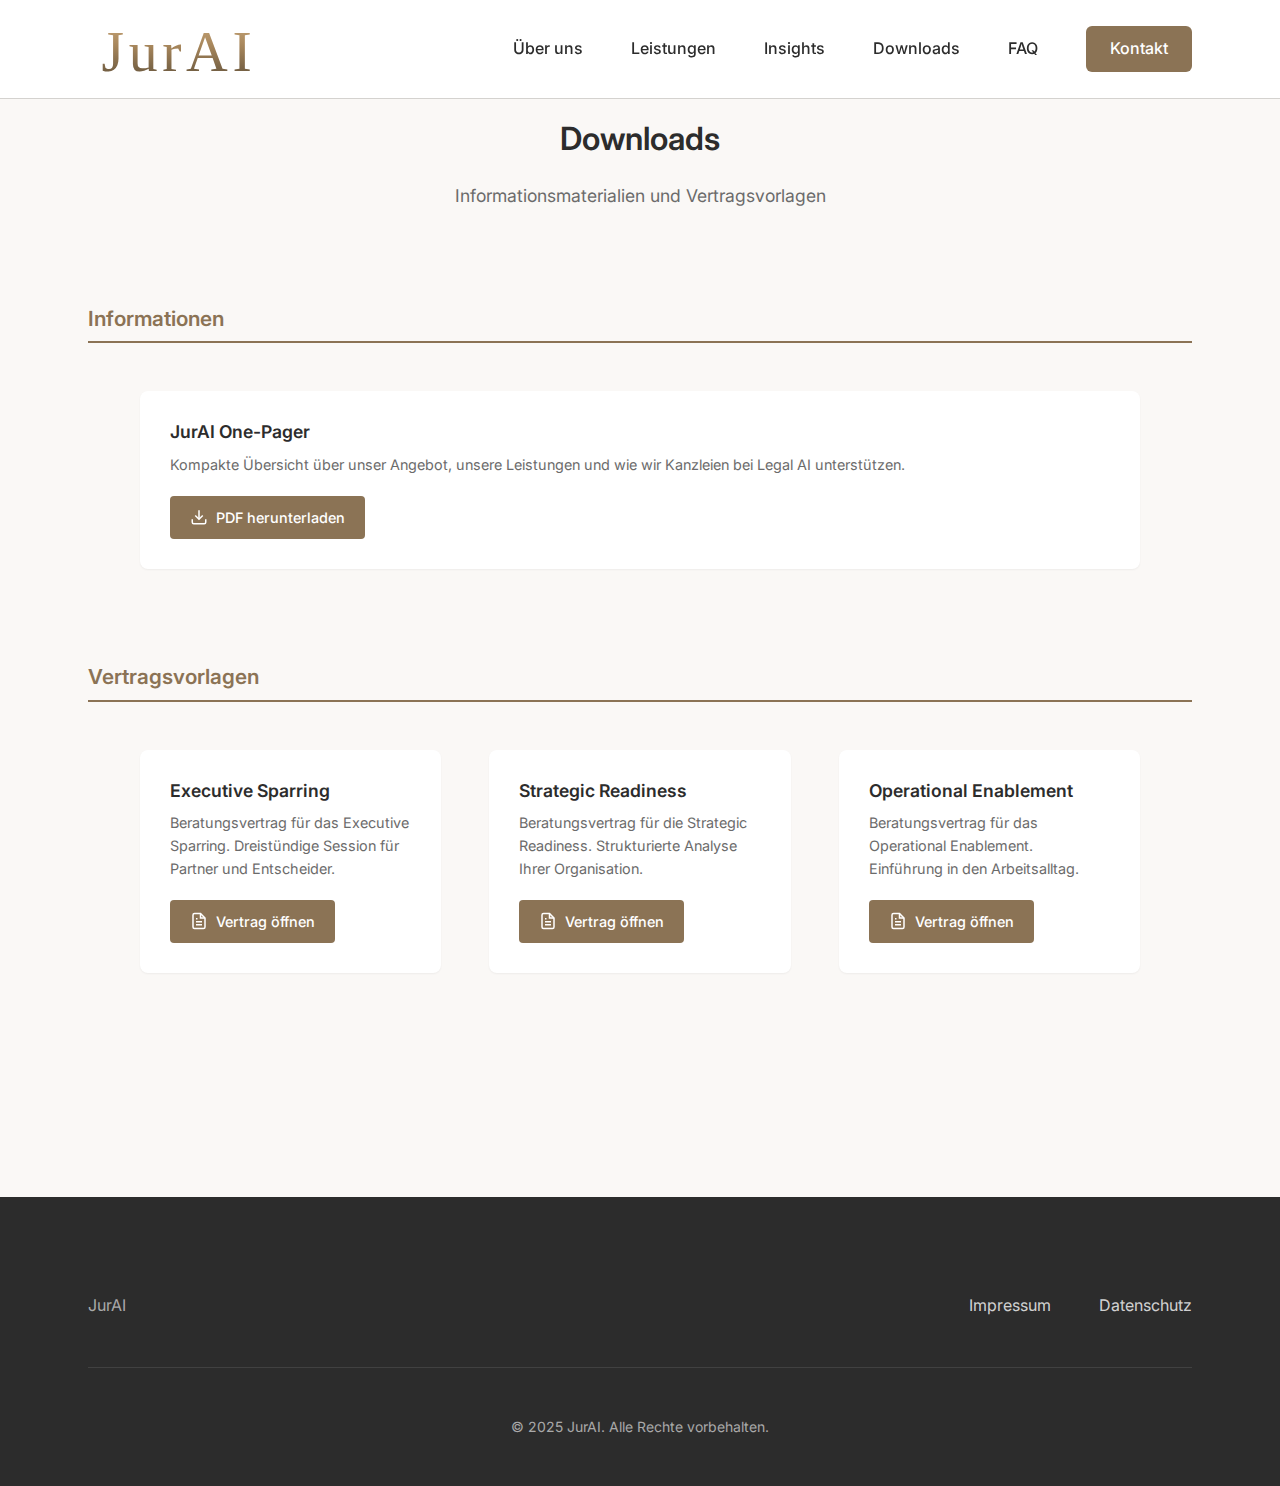
<file: downloads.html>
<!DOCTYPE html>
<html lang="de">
<head>
    <meta charset="UTF-8">
    <meta name="viewport" content="width=device-width, initial-scale=1.0">
    <meta name="robots" content="noindex, nofollow">
    <title>Downloads - JurAI</title>
    <link rel="icon" type="image/png" href="assets/logo gold-taupe/jai_logo_taupe_transparent.png">
    <link rel="stylesheet" href="css/styles.css">
    <link rel="preconnect" href="https://fonts.googleapis.com">
    <link rel="preconnect" href="https://fonts.gstatic.com" crossorigin>
    <link href="https://fonts.googleapis.com/css2?family=Inter:wght@300;400;500;600;700&display=swap" rel="stylesheet">
    <style>
        .downloads-page {
            padding-top: 120px;
            padding-bottom: var(--spacing-xl);
            background: var(--color-bg);
            min-height: 100vh;
        }
        .downloads-header {
            text-align: center;
            margin-bottom: var(--spacing-lg);
        }
        .downloads-header h1 {
            font-size: 2rem;
            font-weight: 600;
            color: var(--color-primary);
            margin-bottom: var(--spacing-sm);
        }
        .downloads-header p {
            color: var(--color-text-light);
            font-size: 1.1rem;
        }
        .downloads-grid {
            display: grid;
            grid-template-columns: repeat(auto-fit, minmax(280px, 1fr));
            gap: var(--spacing-md);
            max-width: 1000px;
            margin: 0 auto;
        }
        .download-card {
            background: white;
            border-radius: 8px;
            padding: 30px;
            box-shadow: var(--shadow-sm);
            transition: box-shadow 0.3s ease, transform 0.3s ease;
        }
        .download-card:hover {
            box-shadow: var(--shadow-md);
            transform: translateY(-2px);
        }
        .download-card h3 {
            font-size: 1.1rem;
            font-weight: 600;
            color: var(--color-primary);
            margin-bottom: 10px;
        }
        .download-card p {
            color: var(--color-text-light);
            font-size: 0.9rem;
            margin-bottom: 20px;
            line-height: 1.6;
        }
        .download-card .btn {
            display: inline-flex;
            align-items: center;
            gap: 8px;
            padding: 10px 20px;
            background: var(--color-accent);
            color: white;
            text-decoration: none;
            border-radius: 4px;
            font-size: 0.9rem;
            font-weight: 500;
            transition: background 0.3s ease;
        }
        .download-card .btn:hover {
            background: #96754d;
        }
        .download-card .btn svg {
            width: 18px;
            height: 18px;
        }
        .download-section {
            margin-bottom: var(--spacing-lg);
        }
        .download-section h2 {
            font-size: 1.3rem;
            font-weight: 600;
            color: var(--color-accent);
            margin-bottom: var(--spacing-md);
            padding-bottom: 10px;
            border-bottom: 2px solid var(--color-accent);
        }
        @media (max-width: 768px) {
            .downloads-page {
                padding-top: 100px;
            }
            .downloads-header h1 {
                font-size: 1.5rem;
            }
            .downloads-grid {
                grid-template-columns: 1fr;
            }
            .download-card {
                padding: 20px;
            }
        }
    </style>
</head>
<body>
    <!-- Navigation -->
    <nav class="nav">
        <div class="container">
            <div class="nav-content">
                <a href="index.html" class="logo">
                    <img src="assets/logo-new3.svg" alt="JurAI" class="logo-text">
                    <img src="assets/logo gold-taupe/jai_logo_taupe_transparent.png" alt="JurAI" class="logo-icon">
                </a>
                <div class="nav-links">
                    <a href="index.html#about" class="nav-link">
                        <span class="nav-text">Über uns</span>
                        <svg class="nav-icon" viewBox="0 0 24 24" fill="none" stroke="currentColor" stroke-width="1.5">
                            <path d="M17 21v-2a4 4 0 0 0-4-4H5a4 4 0 0 0-4 4v2"/>
                            <circle cx="9" cy="7" r="4"/>
                            <path d="M23 21v-2a4 4 0 0 0-3-3.87"/>
                            <path d="M16 3.13a4 4 0 0 1 0 7.75"/>
                        </svg>
                    </a>
                    <a href="index.html#leistungen" class="nav-link">
                        <span class="nav-text">Leistungen</span>
                        <svg class="nav-icon" viewBox="0 0 24 24" fill="none" stroke="currentColor" stroke-width="1.5">
                            <rect x="2" y="7" width="20" height="13" rx="2" ry="2"/>
                            <path d="M16 7V5a2 2 0 0 0-2-2h-4a2 2 0 0 0-2 2v2"/>
                            <line x1="12" y1="12" x2="12" y2="12.01"/>
                            <path d="M2 12h20"/>
                            <rect x="9" y="10" width="6" height="4" rx="0.5"/>
                        </svg>
                    </a>
                    <a href="insights.html" class="nav-link">
                        <span class="nav-text">Insights</span>
                        <svg class="nav-icon" viewBox="0 0 24 24" fill="none" stroke="currentColor" stroke-width="1.5">
                            <path d="M9.663 17h4.673M12 3v1m6.364 1.636l-.707.707M21 12h-1M4 12H3m3.343-5.657l-.707-.707m2.828 9.9a5 5 0 117.072 0l-.548.547A3.374 3.374 0 0014 18.469V19a2 2 0 11-4 0v-.531c0-.895-.356-1.754-.988-2.386l-.548-.547z"/>
                        </svg>
                    </a>
                    <a href="downloads.html" class="nav-link">
                        <span class="nav-text">Downloads</span>
                        <svg class="nav-icon" viewBox="0 0 24 24" fill="none" stroke="currentColor" stroke-width="1.5">
                            <path d="M21 15v4a2 2 0 0 1-2 2H5a2 2 0 0 1-2-2v-4"/>
                            <polyline points="7 10 12 15 17 10"/>
                            <line x1="12" y1="15" x2="12" y2="3"/>
                        </svg>
                    </a>
                    <a href="index.html#faq" class="nav-link">
                        <span class="nav-text">FAQ</span>
                        <span class="nav-icon nav-icon-text">?</span>
                    </a>
                    <a href="index.html#kontakt" class="nav-link cta-button">
                        <span class="nav-text">Kontakt</span>
                        <svg class="nav-icon" viewBox="0 0 24 24" fill="none" stroke="currentColor" stroke-width="1.5">
                            <path d="M4 4h16c1.1 0 2 .9 2 2v12c0 1.1-.9 2-2 2H4c-1.1 0-2-.9-2-2V6c0-1.1.9-2 2-2z"/>
                            <polyline points="22,6 12,13 2,6"/>
                        </svg>
                    </a>
                </div>
                <button class="mobile-menu-toggle" aria-label="Menü öffnen">
                    <span></span><span></span><span></span>
                </button>
            </div>
        </div>
    </nav>

    <!-- Downloads Content -->
    <section class="downloads-page">
        <div class="container">
            <div class="downloads-header">
                <h1>Downloads</h1>
                <p>Informationsmaterialien und Vertragsvorlagen</p>
            </div>

            <div class="download-section">
                <h2>Informationen</h2>
                <div class="downloads-grid">
                    <div class="download-card">
                        <h3>JurAI One-Pager</h3>
                        <p>Kompakte Übersicht über unser Angebot, unsere Leistungen und wie wir Kanzleien bei Legal AI unterstützen.</p>
                        <a href="downloads/JurAI_OnePager.pdf" class="btn" download>
                            <svg viewBox="0 0 24 24" fill="none" stroke="currentColor" stroke-width="2">
                                <path d="M21 15v4a2 2 0 0 1-2 2H5a2 2 0 0 1-2-2v-4"/>
                                <polyline points="7 10 12 15 17 10"/>
                                <line x1="12" y1="15" x2="12" y2="3"/>
                            </svg>
                            PDF herunterladen
                        </a>
                    </div>
                </div>
            </div>

            <div class="download-section">
                <h2>Vertragsvorlagen</h2>
                <div class="downloads-grid">
                    <div class="download-card">
                        <h3>Executive Sparring</h3>
                        <p>Beratungsvertrag für das Executive Sparring. Dreistündige Session für Partner und Entscheider.</p>
                        <a href="contracts/vertrag-executive-sparring.html" class="btn">
                            <svg viewBox="0 0 24 24" fill="none" stroke="currentColor" stroke-width="2">
                                <path d="M14 2H6a2 2 0 0 0-2 2v16a2 2 0 0 0 2 2h12a2 2 0 0 0 2-2V8z"/>
                                <polyline points="14 2 14 8 20 8"/>
                                <line x1="16" y1="13" x2="8" y2="13"/>
                                <line x1="16" y1="17" x2="8" y2="17"/>
                                <polyline points="10 9 9 9 8 9"/>
                            </svg>
                            Vertrag öffnen
                        </a>
                    </div>
                    <div class="download-card">
                        <h3>Strategic Readiness</h3>
                        <p>Beratungsvertrag für die Strategic Readiness. Strukturierte Analyse Ihrer Organisation.</p>
                        <a href="contracts/vertrag-strategic-readiness.html" class="btn">
                            <svg viewBox="0 0 24 24" fill="none" stroke="currentColor" stroke-width="2">
                                <path d="M14 2H6a2 2 0 0 0-2 2v16a2 2 0 0 0 2 2h12a2 2 0 0 0 2-2V8z"/>
                                <polyline points="14 2 14 8 20 8"/>
                                <line x1="16" y1="13" x2="8" y2="13"/>
                                <line x1="16" y1="17" x2="8" y2="17"/>
                                <polyline points="10 9 9 9 8 9"/>
                            </svg>
                            Vertrag öffnen
                        </a>
                    </div>
                    <div class="download-card">
                        <h3>Operational Enablement</h3>
                        <p>Beratungsvertrag für das Operational Enablement. Einführung in den Arbeitsalltag.</p>
                        <a href="contracts/vertrag-operational-enablement.html" class="btn">
                            <svg viewBox="0 0 24 24" fill="none" stroke="currentColor" stroke-width="2">
                                <path d="M14 2H6a2 2 0 0 0-2 2v16a2 2 0 0 0 2 2h12a2 2 0 0 0 2-2V8z"/>
                                <polyline points="14 2 14 8 20 8"/>
                                <line x1="16" y1="13" x2="8" y2="13"/>
                                <line x1="16" y1="17" x2="8" y2="17"/>
                                <polyline points="10 9 9 9 8 9"/>
                            </svg>
                            Vertrag öffnen
                        </a>
                    </div>
                </div>
            </div>
        </div>
    </section>

    <!-- Footer -->
    <footer class="footer">
        <div class="container">
            <div class="footer-content">
                <div class="footer-logo"><p>JurAI</p></div>
                <div class="footer-links">
                    <a href="impressum.html">Impressum</a>
                    <a href="datenschutz.html">Datenschutz</a>
                </div>
            </div>
            <div class="footer-bottom">
                <p>&copy; 2025 JurAI. Alle Rechte vorbehalten.</p>
            </div>
        </div>
    </footer>

    <script src="js/main.js"></script>
</body>
</html>
</file>
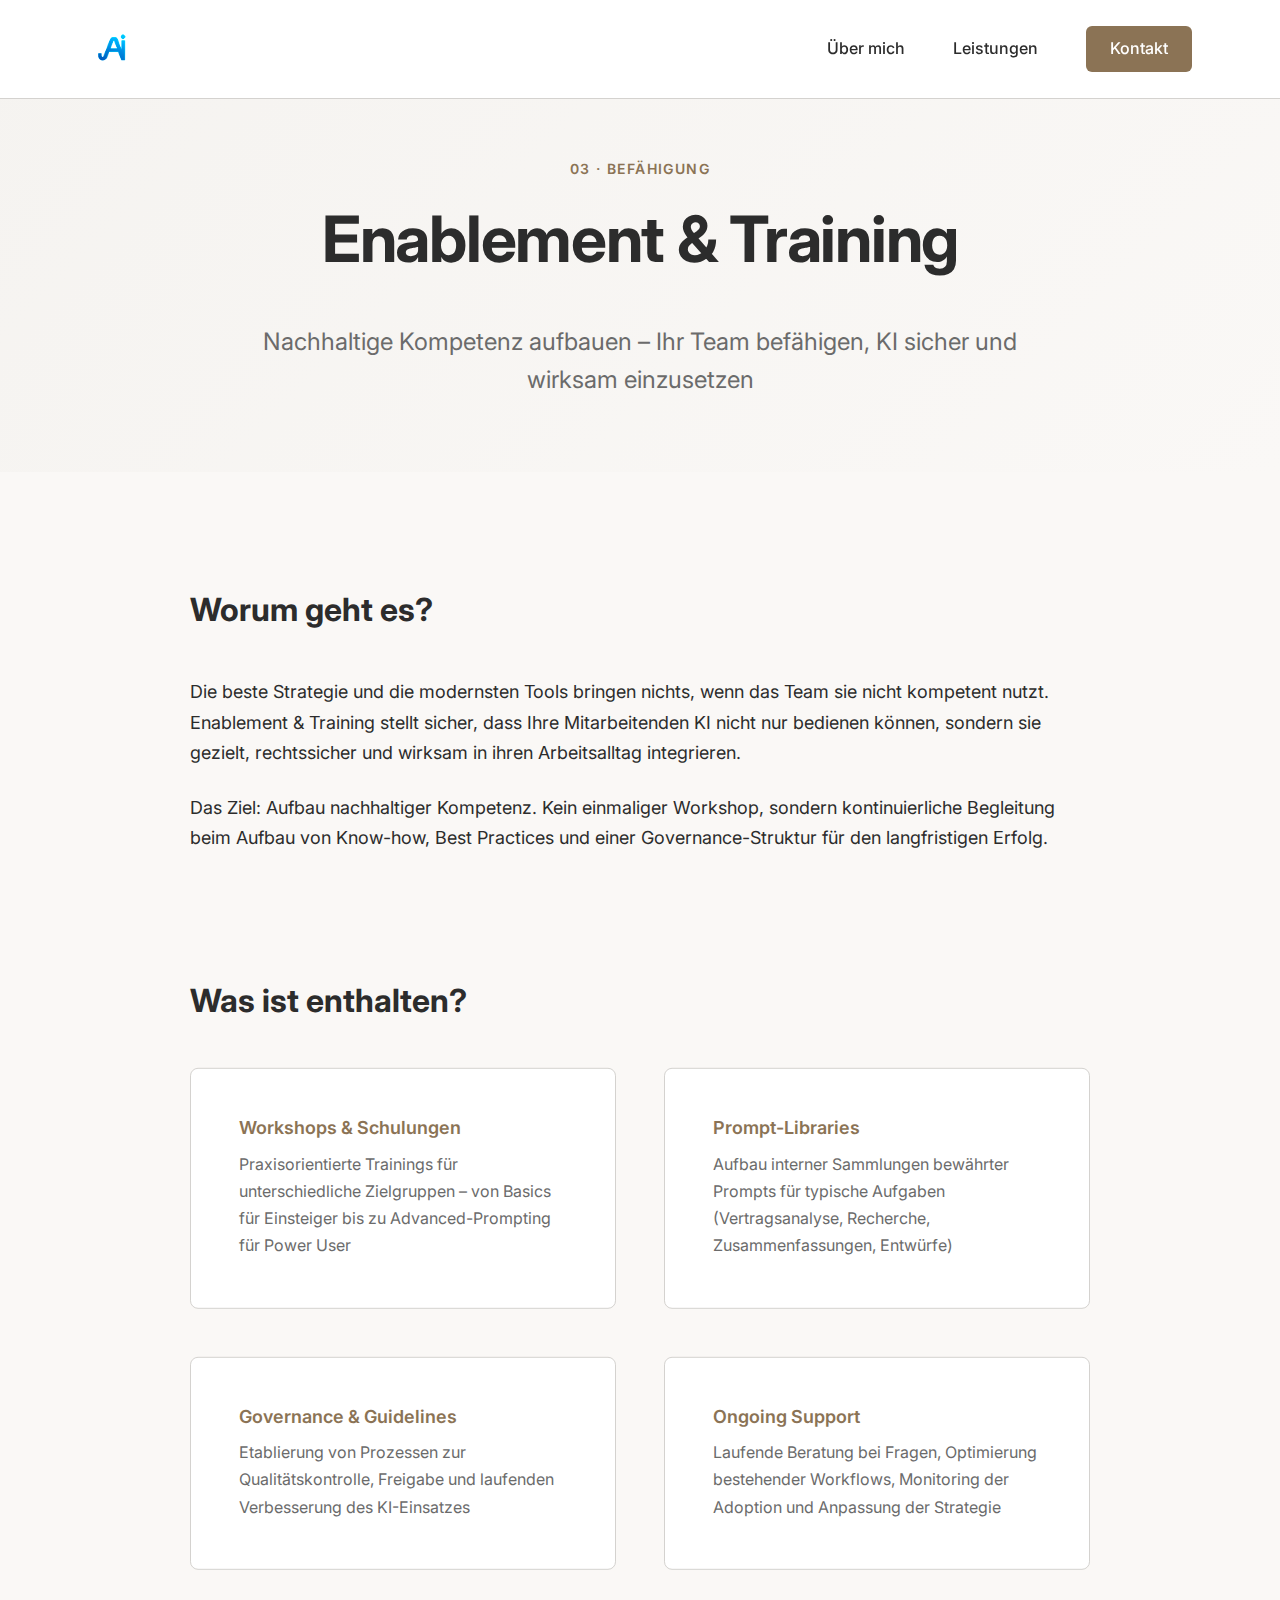
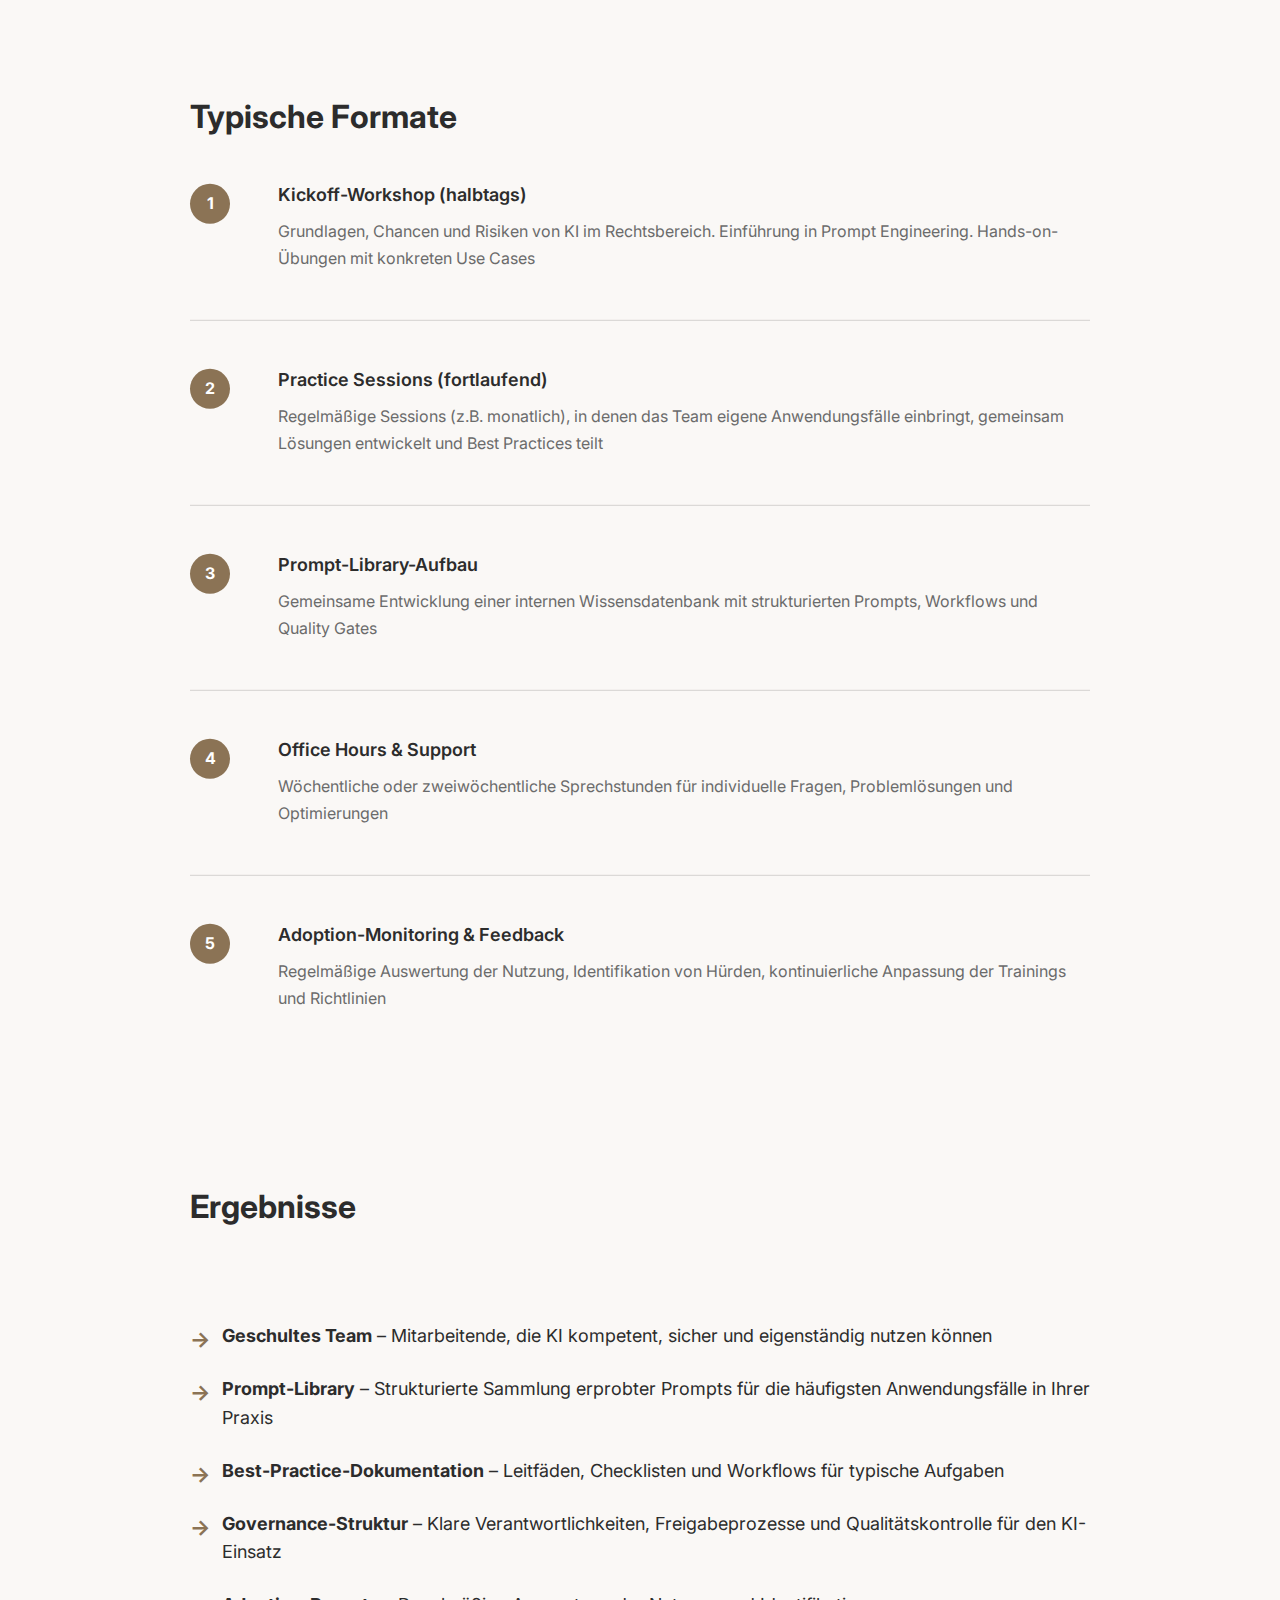
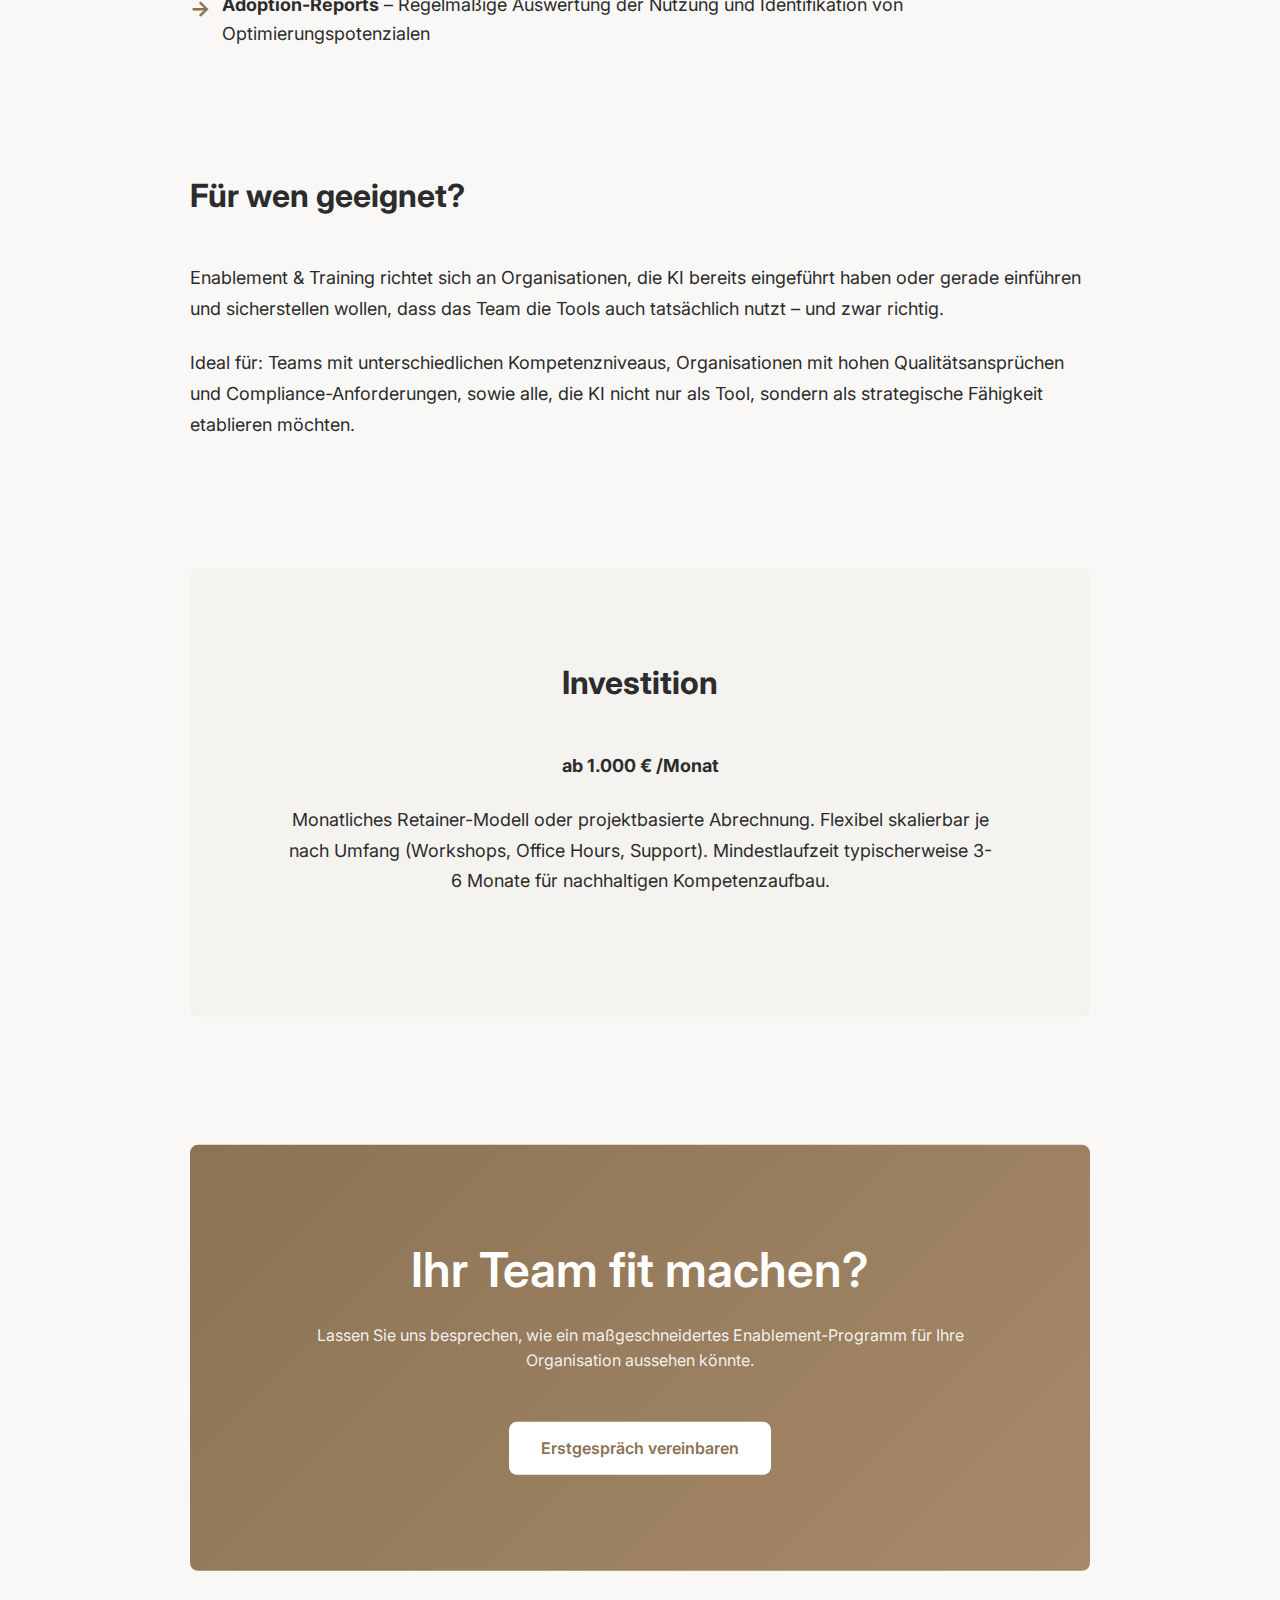
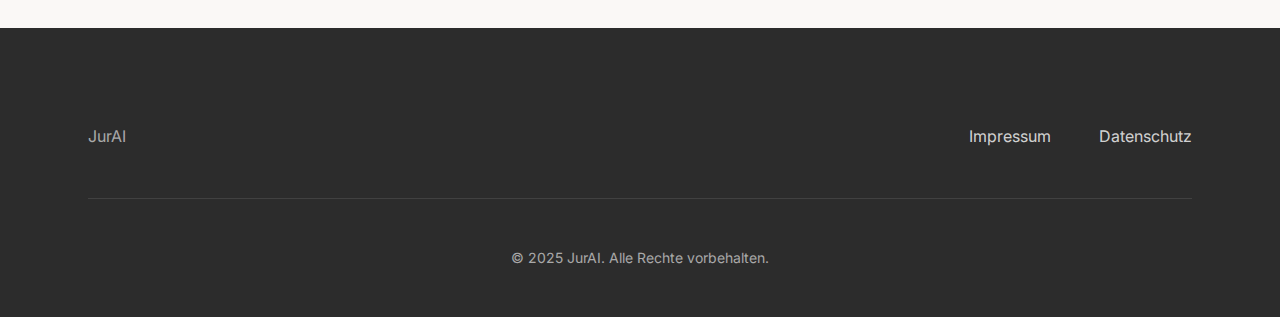
<file: enablement-training.html>
<!DOCTYPE html>
<html lang="de">
<head>
    <meta charset="UTF-8">
    <meta name="viewport" content="width=device-width, initial-scale=1.0">
    <title>Enablement & Training - JurAI</title>
    <link rel="icon" type="image/png" href="assets/favicon.png?v=2">
    <link rel="apple-touch-icon" href="assets/favicon.png?v=2">
    <link rel="stylesheet" href="css/styles.css">
    <link rel="preconnect" href="https://fonts.googleapis.com">
    <link rel="preconnect" href="https://fonts.gstatic.com" crossorigin>
    <link href="https://fonts.googleapis.com/css2?family=Inter:wght@300;400;500;600;700&display=swap" rel="stylesheet">
</head>
<body>
    <!-- Navigation -->
    <nav class="nav">
        <div class="container">
            <div class="nav-content">
                <a href="index.html" class="logo">
                    <img src="assets/favicon.png?v=2" alt="JurAI Logo" class="logo-image">
                </a>
                <div class="nav-links">
                    <a href="index.html#about">Über mich</a>
                    <a href="index.html#leistungen">Leistungen</a>
                    <a href="index.html#kontakt" class="cta-button">Kontakt</a>
                </div>
                <button class="mobile-menu-toggle" aria-label="Menü öffnen">
                    <span></span>
                    <span></span>
                    <span></span>
                </button>
            </div>
        </div>
    </nav>

    <!-- Service Hero -->
    <section class="service-hero">
        <div class="container">
            <div class="service-hero-content">
                <span class="service-label">03 · Befähigung</span>
                <h1 class="service-hero-title">Enablement & Training</h1>
                <p class="service-hero-subtitle">
                    Nachhaltige Kompetenz aufbauen – Ihr Team befähigen, KI sicher und wirksam einzusetzen
                </p>
            </div>
        </div>
    </section>

    <!-- Service Details -->
    <section class="service-detail">
        <div class="container">
            <div class="service-detail-content">
                <div class="detail-section">
                    <h2>Worum geht es?</h2>
                    <p>
                        Die beste Strategie und die modernsten Tools bringen nichts, wenn das Team sie nicht kompetent nutzt. Enablement & Training stellt sicher, dass Ihre Mitarbeitenden KI nicht nur bedienen können, sondern sie gezielt, rechtssicher und wirksam in ihren Arbeitsalltag integrieren.
                    </p>
                    <p>
                        Das Ziel: Aufbau nachhaltiger Kompetenz. Kein einmaliger Workshop, sondern kontinuierliche Begleitung beim Aufbau von Know-how, Best Practices und einer Governance-Struktur für den langfristigen Erfolg.
                    </p>
                </div>

                <div class="detail-section">
                    <h2>Was ist enthalten?</h2>
                    <div class="detail-grid">
                        <div class="detail-item">
                            <h3>Workshops & Schulungen</h3>
                            <p>Praxisorientierte Trainings für unterschiedliche Zielgruppen – von Basics für Einsteiger bis zu Advanced-Prompting für Power User</p>
                        </div>
                        <div class="detail-item">
                            <h3>Prompt-Libraries</h3>
                            <p>Aufbau interner Sammlungen bewährter Prompts für typische Aufgaben (Vertragsanalyse, Recherche, Zusammenfassungen, Entwürfe)</p>
                        </div>
                        <div class="detail-item">
                            <h3>Governance & Guidelines</h3>
                            <p>Etablierung von Prozessen zur Qualitätskontrolle, Freigabe und laufenden Verbesserung des KI-Einsatzes</p>
                        </div>
                        <div class="detail-item">
                            <h3>Ongoing Support</h3>
                            <p>Laufende Beratung bei Fragen, Optimierung bestehender Workflows, Monitoring der Adoption und Anpassung der Strategie</p>
                        </div>
                    </div>
                </div>

                <div class="detail-section">
                    <h2>Typische Formate</h2>
                    <div class="timeline">
                        <div class="timeline-item">
                            <span class="timeline-number">1</span>
                            <div>
                                <h3>Kickoff-Workshop (halbtags)</h3>
                                <p>Grundlagen, Chancen und Risiken von KI im Rechtsbereich. Einführung in Prompt Engineering. Hands-on-Übungen mit konkreten Use Cases</p>
                            </div>
                        </div>
                        <div class="timeline-item">
                            <span class="timeline-number">2</span>
                            <div>
                                <h3>Practice Sessions (fortlaufend)</h3>
                                <p>Regelmäßige Sessions (z.B. monatlich), in denen das Team eigene Anwendungsfälle einbringt, gemeinsam Lösungen entwickelt und Best Practices teilt</p>
                            </div>
                        </div>
                        <div class="timeline-item">
                            <span class="timeline-number">3</span>
                            <div>
                                <h3>Prompt-Library-Aufbau</h3>
                                <p>Gemeinsame Entwicklung einer internen Wissensdatenbank mit strukturierten Prompts, Workflows und Quality Gates</p>
                            </div>
                        </div>
                        <div class="timeline-item">
                            <span class="timeline-number">4</span>
                            <div>
                                <h3>Office Hours & Support</h3>
                                <p>Wöchentliche oder zweiwöchentliche Sprechstunden für individuelle Fragen, Problemlösungen und Optimierungen</p>
                            </div>
                        </div>
                        <div class="timeline-item">
                            <span class="timeline-number">5</span>
                            <div>
                                <h3>Adoption-Monitoring & Feedback</h3>
                                <p>Regelmäßige Auswertung der Nutzung, Identifikation von Hürden, kontinuierliche Anpassung der Trainings und Richtlinien</p>
                            </div>
                        </div>
                    </div>
                </div>

                <div class="detail-section">
                    <h2>Ergebnisse</h2>
                    <ul class="deliverables-list">
                        <li><strong>Geschultes Team</strong> – Mitarbeitende, die KI kompetent, sicher und eigenständig nutzen können</li>
                        <li><strong>Prompt-Library</strong> – Strukturierte Sammlung erprobter Prompts für die häufigsten Anwendungsfälle in Ihrer Praxis</li>
                        <li><strong>Best-Practice-Dokumentation</strong> – Leitfäden, Checklisten und Workflows für typische Aufgaben</li>
                        <li><strong>Governance-Struktur</strong> – Klare Verantwortlichkeiten, Freigabeprozesse und Qualitätskontrolle für den KI-Einsatz</li>
                        <li><strong>Adoption-Reports</strong> – Regelmäßige Auswertung der Nutzung und Identifikation von Optimierungspotenzialen</li>
                    </ul>
                </div>

                <div class="detail-section">
                    <h2>Für wen geeignet?</h2>
                    <p>
                        Enablement & Training richtet sich an Organisationen, die KI bereits eingeführt haben oder gerade einführen und sicherstellen wollen, dass das Team die Tools auch tatsächlich nutzt – und zwar richtig.
                    </p>
                    <p>
                        Ideal für: Teams mit unterschiedlichen Kompetenzniveaus, Organisationen mit hohen Qualitätsansprüchen und Compliance-Anforderungen, sowie alle, die KI nicht nur als Tool, sondern als strategische Fähigkeit etablieren möchten.
                    </p>
                </div>

                <div class="detail-section pricing-section">
                    <h2>Investition</h2>
                    <p class="price-large">ab 1.000 € /Monat</p>
                    <p class="price-details">
                        Monatliches Retainer-Modell oder projektbasierte Abrechnung. Flexibel skalierbar je nach Umfang (Workshops, Office Hours, Support).
                        Mindestlaufzeit typischerweise 3-6 Monate für nachhaltigen Kompetenzaufbau.
                    </p>
                </div>

                <div class="cta-section">
                    <h2>Ihr Team fit machen?</h2>
                    <p>Lassen Sie uns besprechen, wie ein maßgeschneidertes Enablement-Programm für Ihre Organisation aussehen könnte.</p>
                    <a href="index.html#kontakt" class="btn btn-primary">Erstgespräch vereinbaren</a>
                </div>
            </div>
        </div>
    </section>

    <!-- Footer -->
    <footer class="footer">
        <div class="container">
            <div class="footer-content">
                <div class="footer-logo">
                    <p>JurAI</p>
                </div>
                <div class="footer-links">
                    <a href="impressum.html">Impressum</a>
                    <a href="datenschutz.html">Datenschutz</a>
                </div>
            </div>
            <div class="footer-bottom">
                <p>&copy; 2025 JurAI. Alle Rechte vorbehalten.</p>
            </div>
        </div>
    </footer>

    <script src="js/main.js"></script>
</body>
</html>
</file>
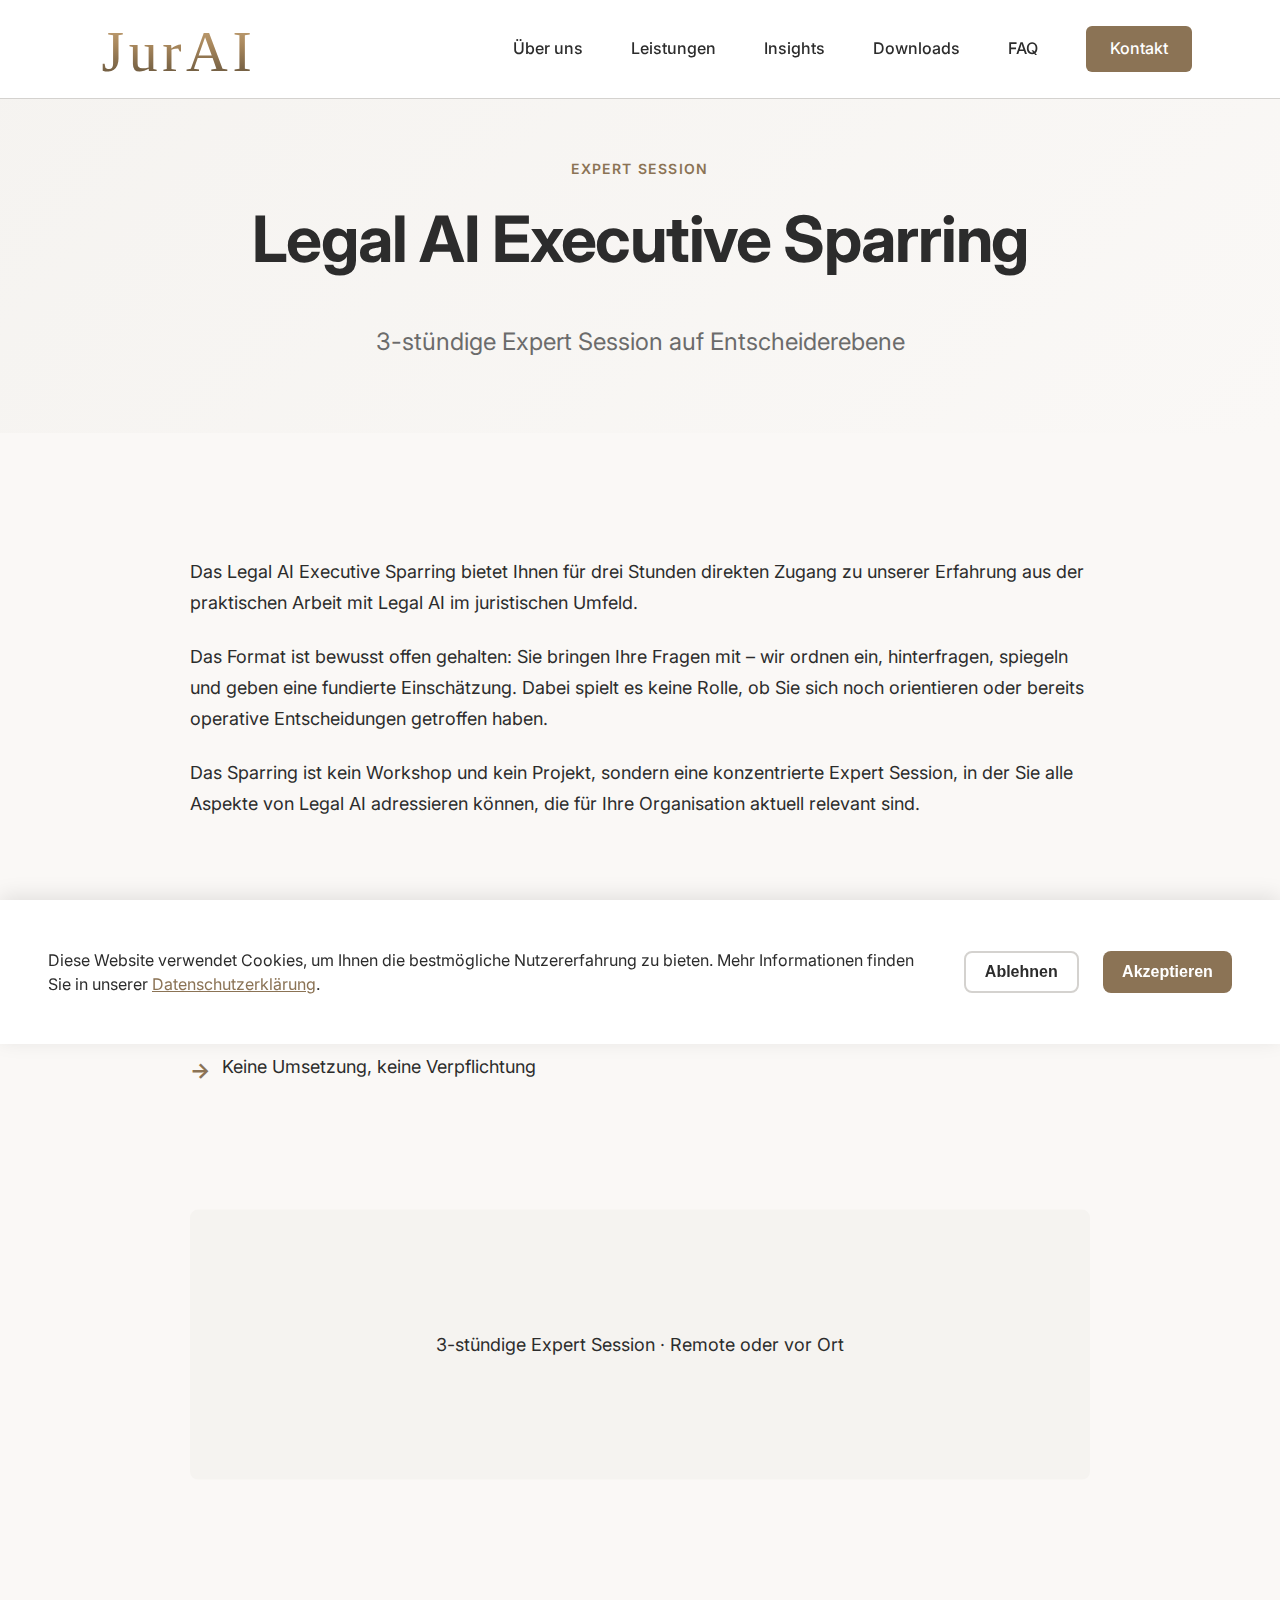
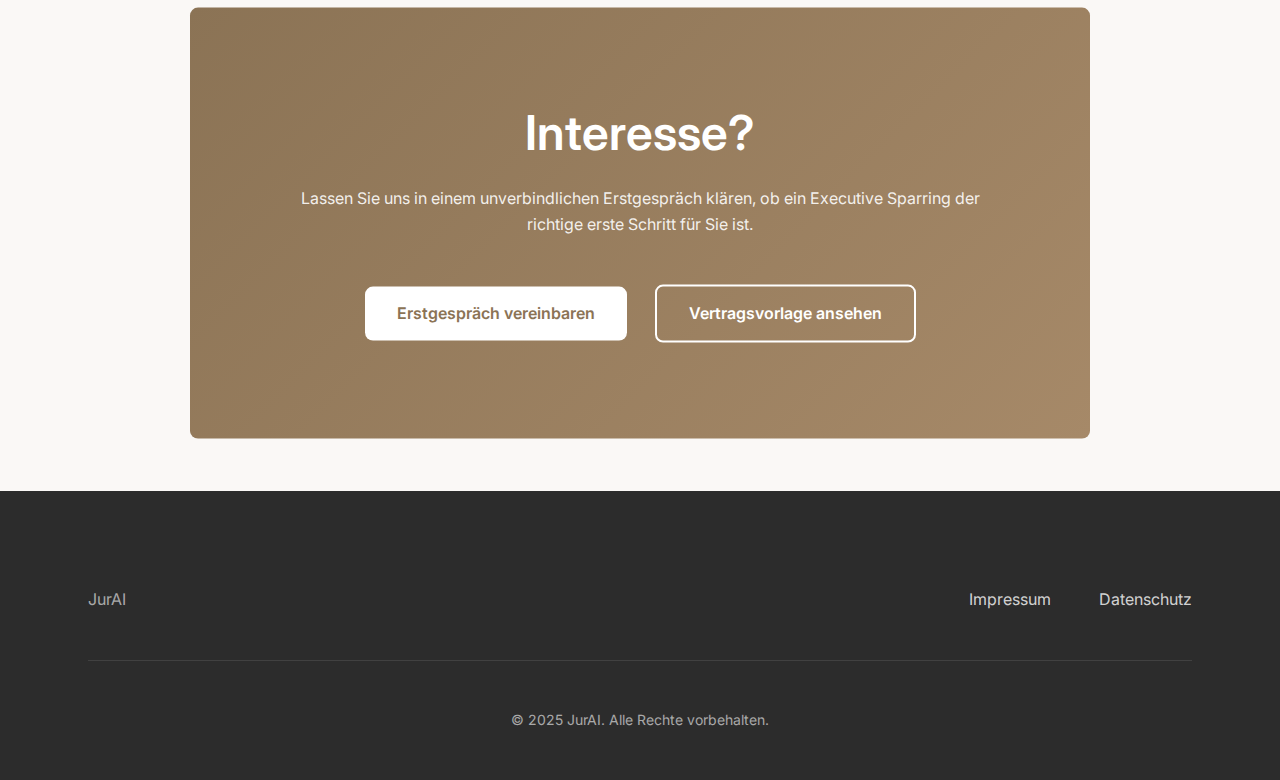
<file: executive-sparring.html>
<!DOCTYPE html>
<html lang="de">
<head>
    <meta charset="UTF-8">
    <meta name="viewport" content="width=device-width, initial-scale=1.0">
    <meta name="description" content="Legal AI Executive Sparring: 3h Expert Session für Partner, General Counsel, Legal Ops. KI-Strategie Beratung Entscheiderebene. ChatGPT, Claude für Kanzleien. München.">
    <meta name="keywords" content="Legal AI Executive Sparring, Legal AI Beratung Partner, Legal AI General Counsel, KI Beratung Geschäftsführung Kanzlei, KI Strategie Managing Partner, Legal Tech Executive Coaching, KI Workshop Kanzleileitung, Legal AI C-Level, KI Entscheider Recht, Legal AI Leadership, ChatGPT Kanzlei Führung, Claude AI Partner, KI Marktcheck Legal, Legal AI Realitätscheck, KI Orientierung Kanzlei, Legal Tech Strategie Partner, KI Session Anwälte, Legal AI Expert Session, Künstliche Intelligenz Kanzleileitung, AI Law Firm Partner, Legal AI Consulting Executive, KI Beratung Top Management Recht, Legal Innovation Partner, Future of Law Executive, Digitalisierung Kanzlei Führung">
    <title>Legal AI Executive Sparring | KI-Beratung Partner & General Counsel - JurAI</title>

    <!-- Open Graph -->
    <meta property="og:title" content="Legal AI Executive Sparring - JurAI">
    <meta property="og:description" content="3-stündige Expert Session zu Legal AI auf Entscheiderebene. Einordnung, Markt- und Realitätscheck.">
    <meta property="og:type" content="website">
    <meta property="og:url" content="https://juraiconsulting.com/executive-sparring.html">
    <meta property="og:image" content="https://juraiconsulting.com/assets/logo gold-taupe/jai_logo_taupe_transparent.png">

    <link rel="icon" type="image/png" href="assets/logo gold-taupe/jai_logo_taupe_transparent.png">
    <link rel="apple-touch-icon" href="assets/logo gold-taupe/jai_logo_taupe_transparent.png">
    <link rel="stylesheet" href="css/styles.css">
    <link rel="preconnect" href="https://fonts.googleapis.com">
    <link rel="preconnect" href="https://fonts.gstatic.com" crossorigin>
    <link href="https://fonts.googleapis.com/css2?family=Inter:wght@300;400;500;600;700&display=swap" rel="stylesheet">
</head>
<body>
    <!-- Navigation -->
    <nav class="nav">
        <div class="container">
            <div class="nav-content">
                <a href="index.html" class="logo">
                    <img src="assets/logo-new3.svg" alt="JurAI" class="logo-text">
                    <img src="assets/logo gold-taupe/jai_logo_taupe_transparent.png" alt="JurAI" class="logo-icon">
                </a>
                <div class="nav-links">
                    <a href="index.html#about" class="nav-link">
                        <span class="nav-text">Über uns</span>
                        <svg class="nav-icon" viewBox="0 0 24 24" fill="none" stroke="currentColor" stroke-width="1.5">
                            <path d="M17 21v-2a4 4 0 0 0-4-4H5a4 4 0 0 0-4 4v2"/>
                            <circle cx="9" cy="7" r="4"/>
                            <path d="M23 21v-2a4 4 0 0 0-3-3.87"/>
                            <path d="M16 3.13a4 4 0 0 1 0 7.75"/>
                        </svg>
                    </a>
                    <a href="index.html#leistungen" class="nav-link">
                        <span class="nav-text">Leistungen</span>
                        <svg class="nav-icon" viewBox="0 0 24 24" fill="none" stroke="currentColor" stroke-width="1.5">
                            <rect x="2" y="7" width="20" height="13" rx="2" ry="2"/>
                            <path d="M16 7V5a2 2 0 0 0-2-2h-4a2 2 0 0 0-2 2v2"/>
                            <line x1="12" y1="12" x2="12" y2="12.01"/>
                            <path d="M2 12h20"/>
                            <rect x="9" y="10" width="6" height="4" rx="0.5"/>
                        </svg>
                    </a>
                    <a href="insights.html" class="nav-link">
                        <span class="nav-text">Insights</span>
                        <svg class="nav-icon" viewBox="0 0 24 24" fill="none" stroke="currentColor" stroke-width="1.5">
                            <path d="M9.663 17h4.673M12 3v1m6.364 1.636l-.707.707M21 12h-1M4 12H3m3.343-5.657l-.707-.707m2.828 9.9a5 5 0 117.072 0l-.548.547A3.374 3.374 0 0014 18.469V19a2 2 0 11-4 0v-.531c0-.895-.356-1.754-.988-2.386l-.548-.547z"/>
                        </svg>
                    </a>
                    <a href="downloads.html" class="nav-link">
                        <span class="nav-text">Downloads</span>
                        <svg class="nav-icon" viewBox="0 0 24 24" fill="none" stroke="currentColor" stroke-width="1.5">
                            <path d="M21 15v4a2 2 0 0 1-2 2H5a2 2 0 0 1-2-2v-4"/>
                            <polyline points="7 10 12 15 17 10"/>
                            <line x1="12" y1="15" x2="12" y2="3"/>
                        </svg>
                    </a>
                    <a href="index.html#faq" class="nav-link">
                        <span class="nav-text">FAQ</span>
                        <span class="nav-icon nav-icon-text">?</span>
                    </a>
                    <a href="index.html#kontakt" class="nav-link cta-button">
                        <span class="nav-text">Kontakt</span>
                        <svg class="nav-icon" viewBox="0 0 24 24" fill="none" stroke="currentColor" stroke-width="1.5">
                            <path d="M4 4h16c1.1 0 2 .9 2 2v12c0 1.1-.9 2-2 2H4c-1.1 0-2-.9-2-2V6c0-1.1.9-2 2-2z"/>
                            <polyline points="22,6 12,13 2,6"/>
                        </svg>
                    </a>
                </div>
                <button class="mobile-menu-toggle" aria-label="Menü öffnen">
                    <span></span>
                    <span></span>
                    <span></span>
                </button>
            </div>
        </div>
    </nav>

    <!-- Service Hero -->
    <section class="service-hero">
        <div class="container">
            <div class="service-hero-content">
                <span class="service-label">Expert Session</span>
                <h1 class="service-hero-title">Legal AI Executive Sparring</h1>
                <p class="service-hero-subtitle">
                    3-stündige Expert Session auf Entscheiderebene
                </p>
            </div>
        </div>
    </section>

    <!-- Service Details -->
    <section class="service-detail">
        <div class="container">
            <div class="service-detail-content">
                <div class="detail-section">
                    <p>
                        Das Legal AI Executive Sparring bietet Ihnen für drei Stunden direkten Zugang zu unserer Erfahrung aus der praktischen Arbeit mit Legal AI im juristischen Umfeld.
                    </p>
                    <p>
                        Das Format ist bewusst offen gehalten: Sie bringen Ihre Fragen mit – wir ordnen ein, hinterfragen, spiegeln und geben eine fundierte Einschätzung. Dabei spielt es keine Rolle, ob Sie sich noch orientieren oder bereits operative Entscheidungen getroffen haben.
                    </p>
                    <p>
                        Das Sparring ist kein Workshop und kein Projekt, sondern eine konzentrierte Expert Session, in der Sie alle Aspekte von Legal AI adressieren können, die für Ihre Organisation aktuell relevant sind.
                    </p>
                </div>

                <div class="detail-section">
                    <ul class="deliverables-list">
                        <li>Einordnung konkreter Fragen zu Legal AI</li>
                        <li>Markt-, Risiko- und Realitätscheck</li>
                        <li>Keine Umsetzung, keine Verpflichtung</li>
                    </ul>
                </div>

                <div class="detail-section pricing-section">
                    <p class="price-details">
                        3-stündige Expert Session · Remote oder vor Ort
                    </p>
                </div>

                <div class="cta-section">
                    <h2>Interesse?</h2>
                    <p>Lassen Sie uns in einem unverbindlichen Erstgespräch klären, ob ein Executive Sparring der richtige erste Schritt für Sie ist.</p>
                    <a href="index.html#kontakt" class="btn btn-primary">Erstgespräch vereinbaren</a>
                    <a href="contracts/vertrag-executive-sparring.html" class="btn btn-secondary">Vertragsvorlage ansehen</a>
                </div>
            </div>
        </div>
    </section>

    <!-- Footer -->
    <footer class="footer">
        <div class="container">
            <div class="footer-content">
                <div class="footer-logo">
                    <p>JurAI</p>
                </div>
                <div class="footer-links">
                    <a href="impressum.html">Impressum</a>
                    <a href="datenschutz.html">Datenschutz</a>
                </div>
            </div>
            <div class="footer-bottom">
                <p>&copy; 2025 JurAI. Alle Rechte vorbehalten.</p>
            </div>
        </div>
    </footer>

    <!-- Cookie Consent Banner -->
    <div class="cookie-consent" id="cookieConsent">
        <div class="cookie-consent-content">
            <div class="cookie-consent-text">
                <p>Diese Website verwendet Cookies, um Ihnen die bestmögliche Nutzererfahrung zu bieten.
                Mehr Informationen finden Sie in unserer <a href="datenschutz.html">Datenschutzerklärung</a>.</p>
            </div>
            <div class="cookie-consent-buttons">
                <button class="btn btn-secondary" id="cookieDecline">Ablehnen</button>
                <button class="btn btn-primary" id="cookieAccept">Akzeptieren</button>
            </div>
        </div>
    </div>

    <script src="js/main.js"></script>
</body>
</html>
</file>
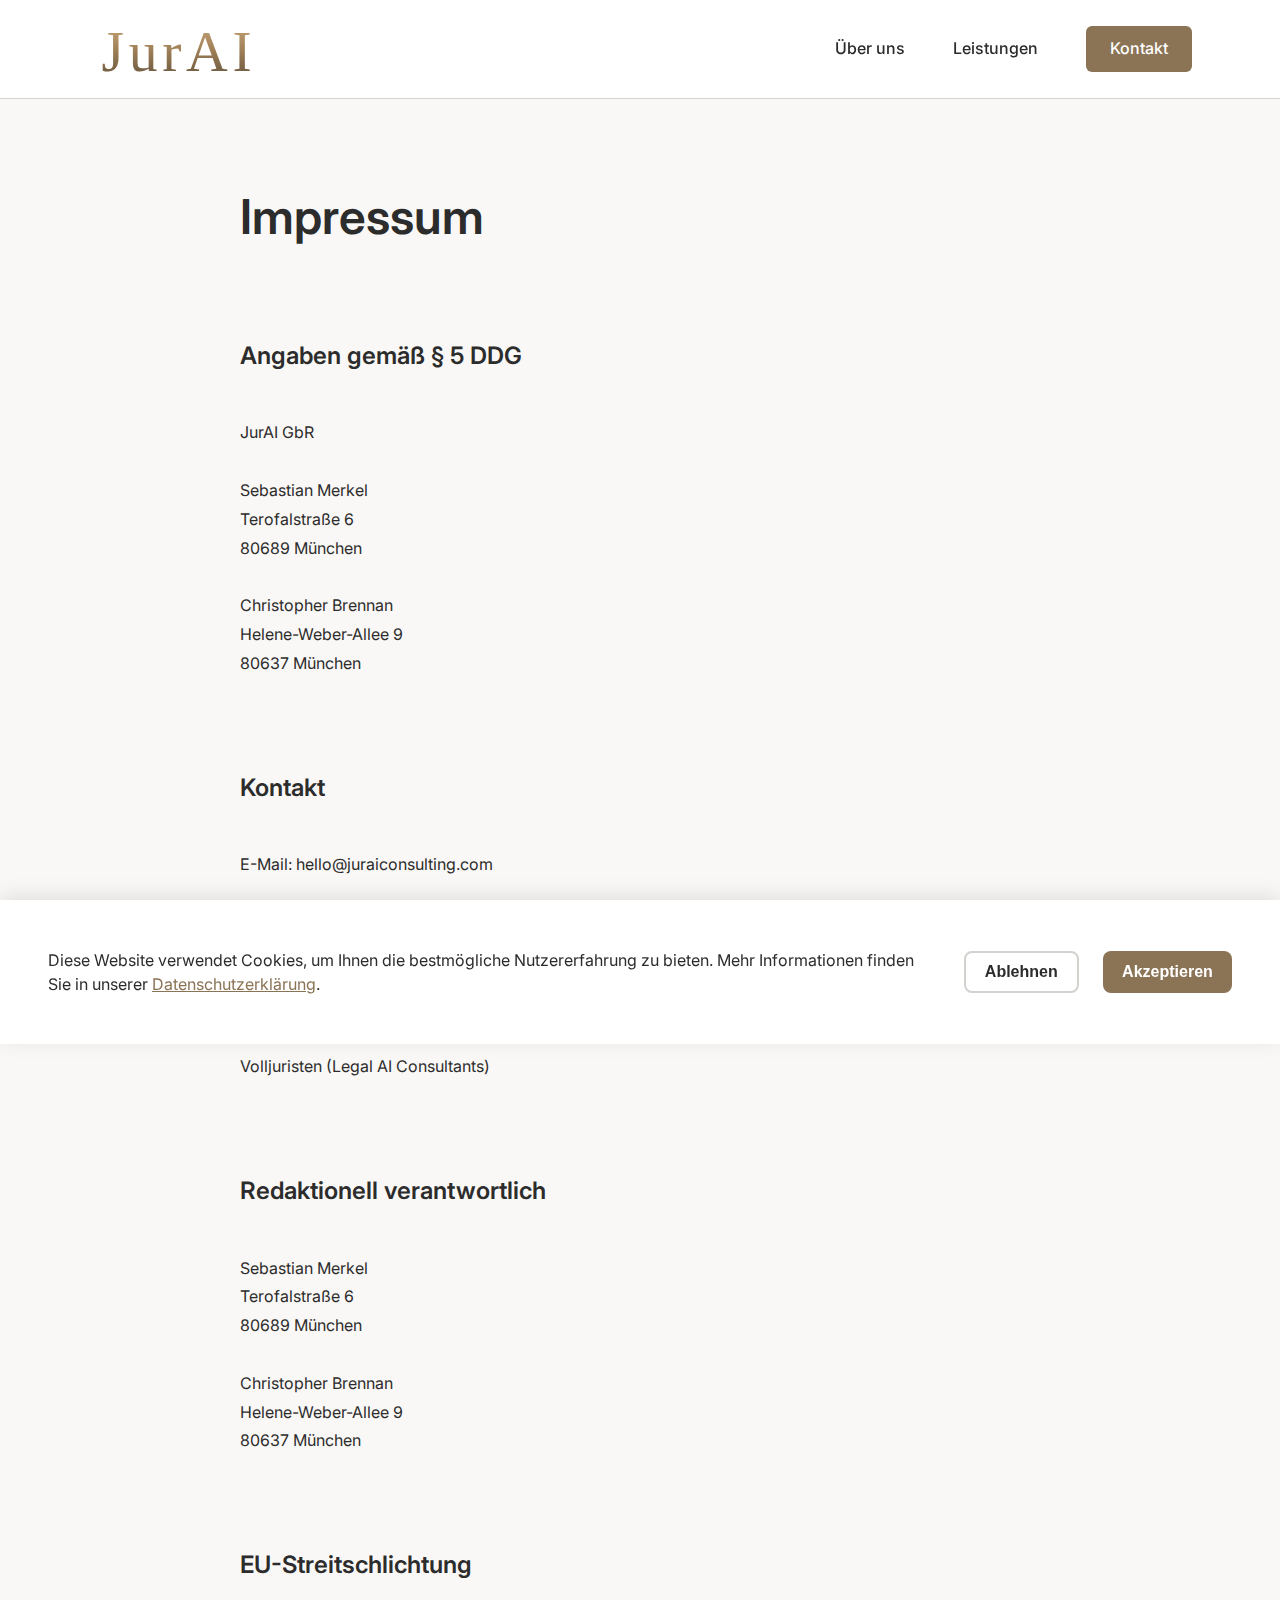
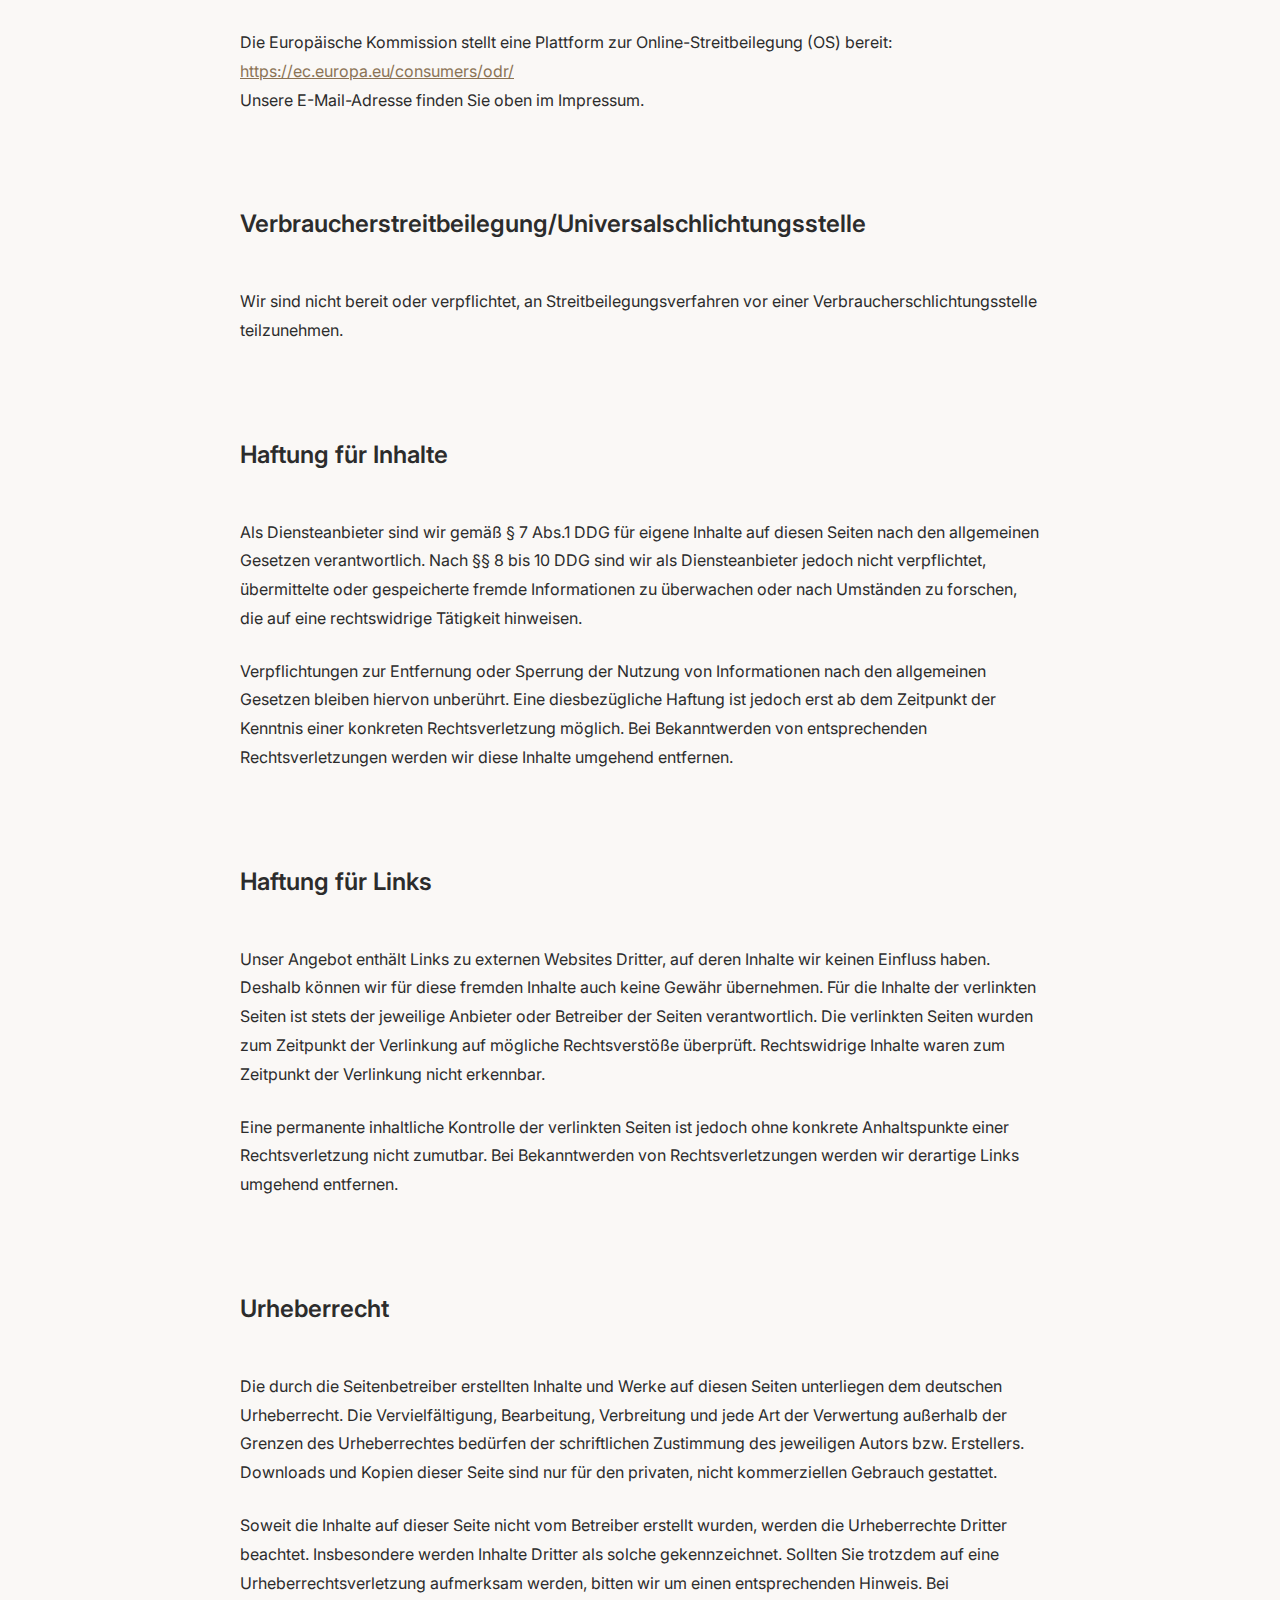
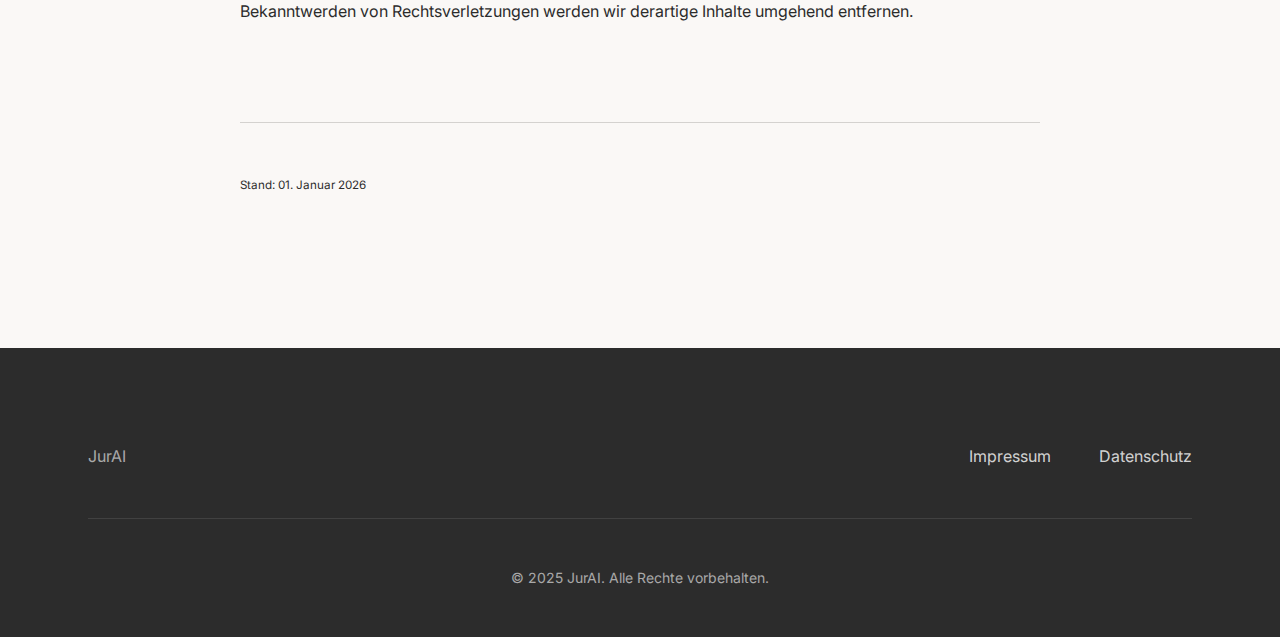
<file: impressum.html>
<!DOCTYPE html>
<html lang="de">
<head>
    <meta charset="UTF-8">
    <meta name="viewport" content="width=device-width, initial-scale=1.0">
    <meta name="description" content="Impressum von JurAI - Legal AI Beratung. Angaben gemäß § 5 DDG und Kontaktinformationen.">
    <title>Impressum - JurAI</title>
    <link rel="icon" type="image/png" href="assets/logo gold-taupe/jai_logo_taupe_transparent.png">
    <link rel="apple-touch-icon" href="assets/logo gold-taupe/jai_logo_taupe_transparent.png">
    <link rel="stylesheet" href="css/styles.css">
    <link rel="preconnect" href="https://fonts.googleapis.com">
    <link rel="preconnect" href="https://fonts.gstatic.com" crossorigin>
    <link href="https://fonts.googleapis.com/css2?family=Inter:wght@300;400;500;600;700&display=swap" rel="stylesheet">
</head>
<body>
    <!-- Navigation -->
    <nav class="nav">
        <div class="container">
            <div class="nav-content">
                <a href="index.html" class="logo">
                    <img src="assets/logo-new3.svg" alt="JurAI" class="logo-text">
                    <img src="assets/logo gold-taupe/jai_logo_taupe_transparent.png" alt="JurAI" class="logo-icon">
                </a>
                <div class="nav-links">
                    <a href="index.html#about" class="nav-link">
                        <span class="nav-text">Über uns</span>
                        <svg class="nav-icon" viewBox="0 0 24 24" fill="none" stroke="currentColor" stroke-width="1.5">
                            <path d="M17 21v-2a4 4 0 0 0-4-4H5a4 4 0 0 0-4 4v2"/>
                            <circle cx="9" cy="7" r="4"/>
                            <path d="M23 21v-2a4 4 0 0 0-3-3.87"/>
                            <path d="M16 3.13a4 4 0 0 1 0 7.75"/>
                        </svg>
                    </a>
                    <a href="index.html#leistungen" class="nav-link">
                        <span class="nav-text">Leistungen</span>
                        <svg class="nav-icon" viewBox="0 0 24 24" fill="none" stroke="currentColor" stroke-width="1.5">
                            <rect x="2" y="7" width="20" height="13" rx="2" ry="2"/>
                            <path d="M16 7V5a2 2 0 0 0-2-2h-4a2 2 0 0 0-2 2v2"/>
                            <line x1="12" y1="12" x2="12" y2="12.01"/>
                            <path d="M2 12h20"/>
                            <rect x="9" y="10" width="6" height="4" rx="0.5"/>
                        </svg>
                    </a>
                    <a href="index.html#kontakt" class="nav-link cta-button">
                        <span class="nav-text">Kontakt</span>
                        <svg class="nav-icon" viewBox="0 0 24 24" fill="none" stroke="currentColor" stroke-width="1.5">
                            <path d="M4 4h16c1.1 0 2 .9 2 2v12c0 1.1-.9 2-2 2H4c-1.1 0-2-.9-2-2V6c0-1.1.9-2 2-2z"/>
                            <polyline points="22,6 12,13 2,6"/>
                        </svg>
                    </a>
                </div>
                <button class="mobile-menu-toggle" aria-label="Menü öffnen">
                    <span></span>
                    <span></span>
                    <span></span>
                </button>
            </div>
        </div>
    </nav>

    <!-- Impressum Content -->
    <section class="legal-page">
        <div class="container">
            <div class="legal-content">
                <h1>Impressum</h1>

                <h2>Angaben gemäß § 5 DDG</h2>
                <p>
                    JurAI GbR<br><br>
                    Sebastian Merkel<br>
                    Terofalstraße 6<br>
                    80689 München<br><br>
                    Christopher Brennan<br>
                    Helene-Weber-Allee 9<br>
                    80637 München
                </p>

                <h2>Kontakt</h2>
                <p>
                    E-Mail: hello@juraiconsulting.com
                </p>

                <h2>Berufsbezeichnung</h2>
                <p>
                    Volljuristen (Legal AI Consultants)
                </p>

                <h2>Redaktionell verantwortlich</h2>
                <p>
                    Sebastian Merkel<br>
                    Terofalstraße 6<br>
                    80689 München<br><br>
                    Christopher Brennan<br>
                    Helene-Weber-Allee 9<br>
                    80637 München
                </p>

                <h2>EU-Streitschlichtung</h2>
                <p>
                    Die Europäische Kommission stellt eine Plattform zur Online-Streitbeilegung (OS) bereit:
                    <a href="https://ec.europa.eu/consumers/odr/" target="_blank" rel="noopener noreferrer">https://ec.europa.eu/consumers/odr/</a><br>
                    Unsere E-Mail-Adresse finden Sie oben im Impressum.
                </p>

                <h2>Verbraucherstreitbeilegung/Universalschlichtungsstelle</h2>
                <p>
                    Wir sind nicht bereit oder verpflichtet, an Streitbeilegungsverfahren vor einer
                    Verbraucherschlichtungsstelle teilzunehmen.
                </p>

                <h2>Haftung für Inhalte</h2>
                <p>
                    Als Diensteanbieter sind wir gemäß § 7 Abs.1 DDG für eigene Inhalte auf diesen Seiten
                    nach den allgemeinen Gesetzen verantwortlich. Nach §§ 8 bis 10 DDG sind wir als
                    Diensteanbieter jedoch nicht verpflichtet, übermittelte oder gespeicherte fremde
                    Informationen zu überwachen oder nach Umständen zu forschen, die auf eine rechtswidrige
                    Tätigkeit hinweisen.
                </p>
                <p>
                    Verpflichtungen zur Entfernung oder Sperrung der Nutzung von Informationen nach den
                    allgemeinen Gesetzen bleiben hiervon unberührt. Eine diesbezügliche Haftung ist jedoch
                    erst ab dem Zeitpunkt der Kenntnis einer konkreten Rechtsverletzung möglich. Bei
                    Bekanntwerden von entsprechenden Rechtsverletzungen werden wir diese Inhalte umgehend entfernen.
                </p>

                <h2>Haftung für Links</h2>
                <p>
                    Unser Angebot enthält Links zu externen Websites Dritter, auf deren Inhalte wir keinen
                    Einfluss haben. Deshalb können wir für diese fremden Inhalte auch keine Gewähr übernehmen.
                    Für die Inhalte der verlinkten Seiten ist stets der jeweilige Anbieter oder Betreiber der
                    Seiten verantwortlich. Die verlinkten Seiten wurden zum Zeitpunkt der Verlinkung auf
                    mögliche Rechtsverstöße überprüft. Rechtswidrige Inhalte waren zum Zeitpunkt der
                    Verlinkung nicht erkennbar.
                </p>
                <p>
                    Eine permanente inhaltliche Kontrolle der verlinkten Seiten ist jedoch ohne konkrete
                    Anhaltspunkte einer Rechtsverletzung nicht zumutbar. Bei Bekanntwerden von
                    Rechtsverletzungen werden wir derartige Links umgehend entfernen.
                </p>

                <h2>Urheberrecht</h2>
                <p>
                    Die durch die Seitenbetreiber erstellten Inhalte und Werke auf diesen Seiten unterliegen
                    dem deutschen Urheberrecht. Die Vervielfältigung, Bearbeitung, Verbreitung und jede Art
                    der Verwertung außerhalb der Grenzen des Urheberrechtes bedürfen der schriftlichen
                    Zustimmung des jeweiligen Autors bzw. Erstellers. Downloads und Kopien dieser Seite sind
                    nur für den privaten, nicht kommerziellen Gebrauch gestattet.
                </p>
                <p>
                    Soweit die Inhalte auf dieser Seite nicht vom Betreiber erstellt wurden, werden die
                    Urheberrechte Dritter beachtet. Insbesondere werden Inhalte Dritter als solche
                    gekennzeichnet. Sollten Sie trotzdem auf eine Urheberrechtsverletzung aufmerksam werden,
                    bitten wir um einen entsprechenden Hinweis. Bei Bekanntwerden von Rechtsverletzungen
                    werden wir derartige Inhalte umgehend entfernen.
                </p>

                <p class="legal-note">
                    <small>Stand: 01. Januar 2026</small>
                </p>
            </div>
        </div>
    </section>

    <!-- Footer -->
    <footer class="footer">
        <div class="container">
            <div class="footer-content">
                <div class="footer-logo">
                    <p>JurAI</p>
                </div>
                <div class="footer-links">
                    <a href="impressum.html">Impressum</a>
                    <a href="datenschutz.html">Datenschutz</a>
                </div>
            </div>
            <div class="footer-bottom">
                <p>&copy; 2025 JurAI. Alle Rechte vorbehalten.</p>
            </div>
        </div>
    </footer>

    <!-- Cookie Consent Banner -->
    <div class="cookie-consent" id="cookieConsent">
        <div class="cookie-consent-content">
            <div class="cookie-consent-text">
                <p>Diese Website verwendet Cookies, um Ihnen die bestmögliche Nutzererfahrung zu bieten.
                Mehr Informationen finden Sie in unserer <a href="datenschutz.html">Datenschutzerklärung</a>.</p>
            </div>
            <div class="cookie-consent-buttons">
                <button class="btn btn-secondary" id="cookieDecline">Ablehnen</button>
                <button class="btn btn-primary" id="cookieAccept">Akzeptieren</button>
            </div>
        </div>
    </div>

    <script src="js/main.js"></script>
</body>
</html>
</file>
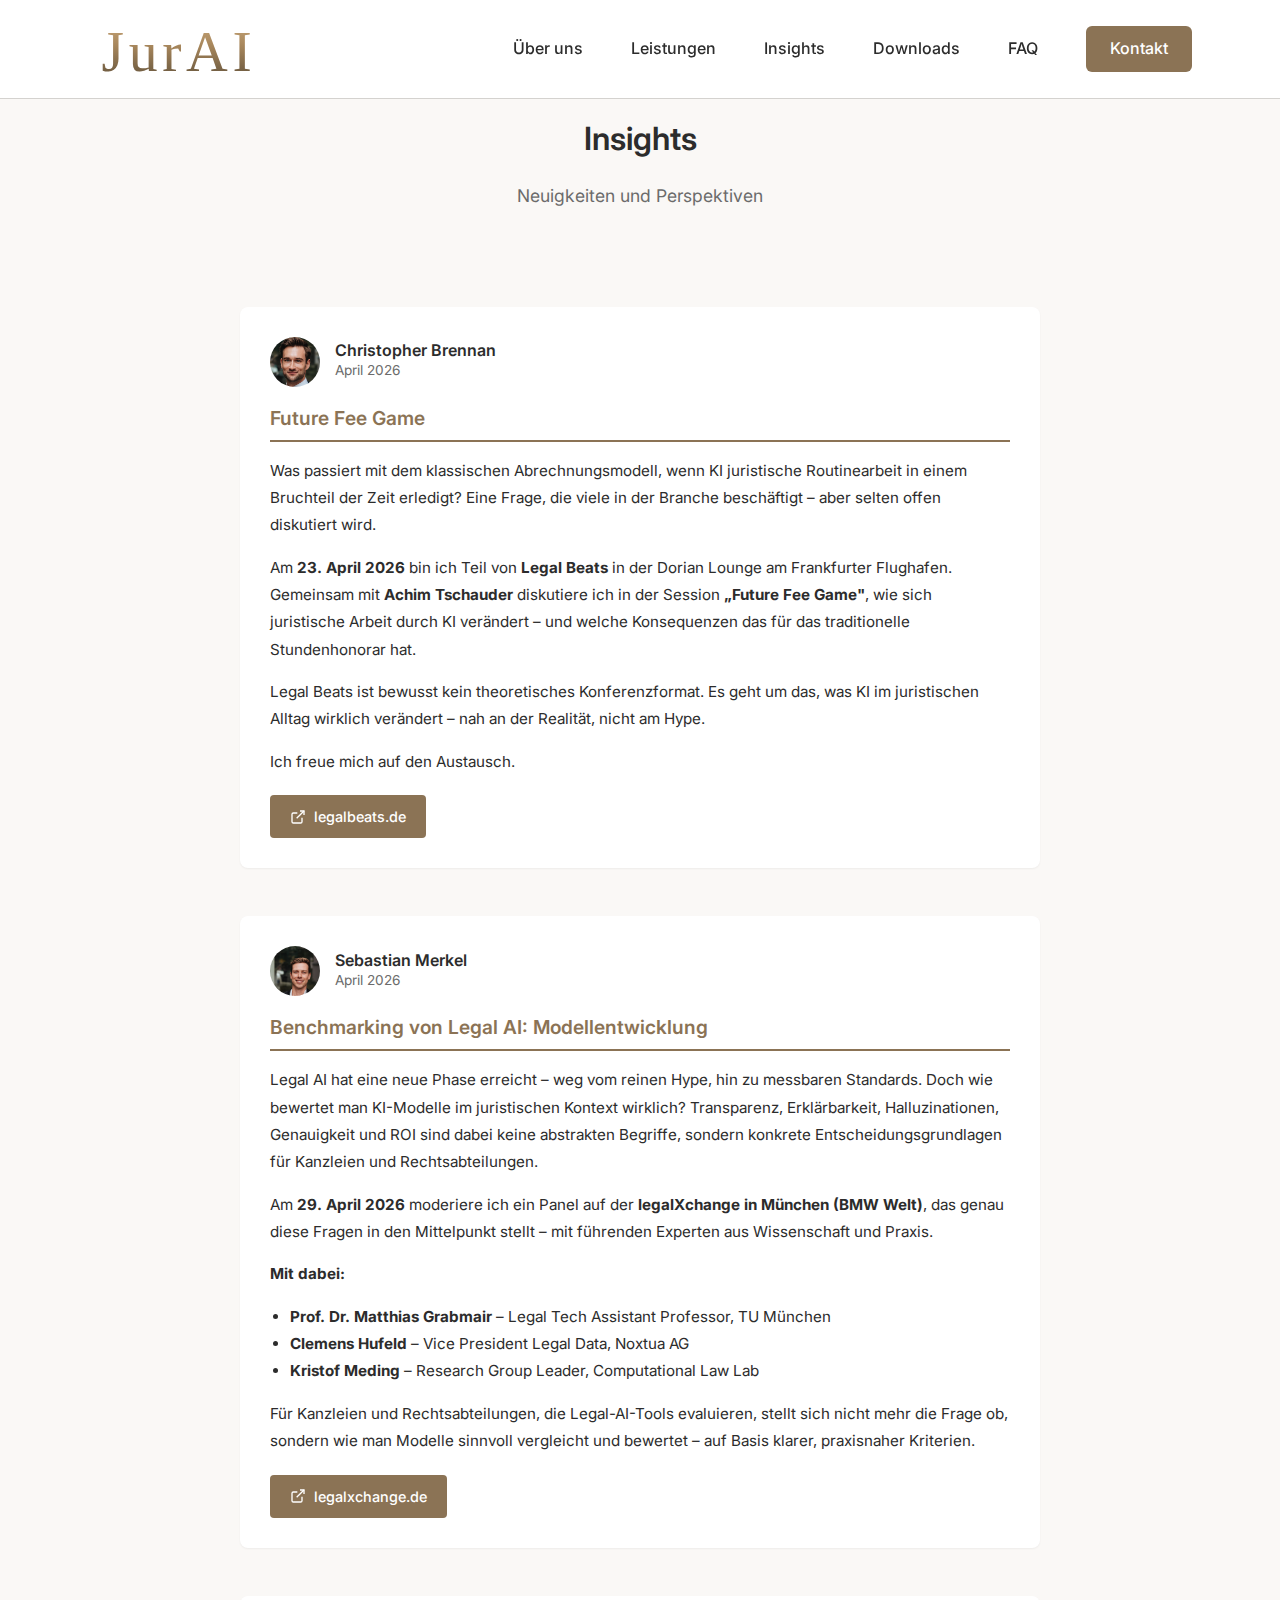
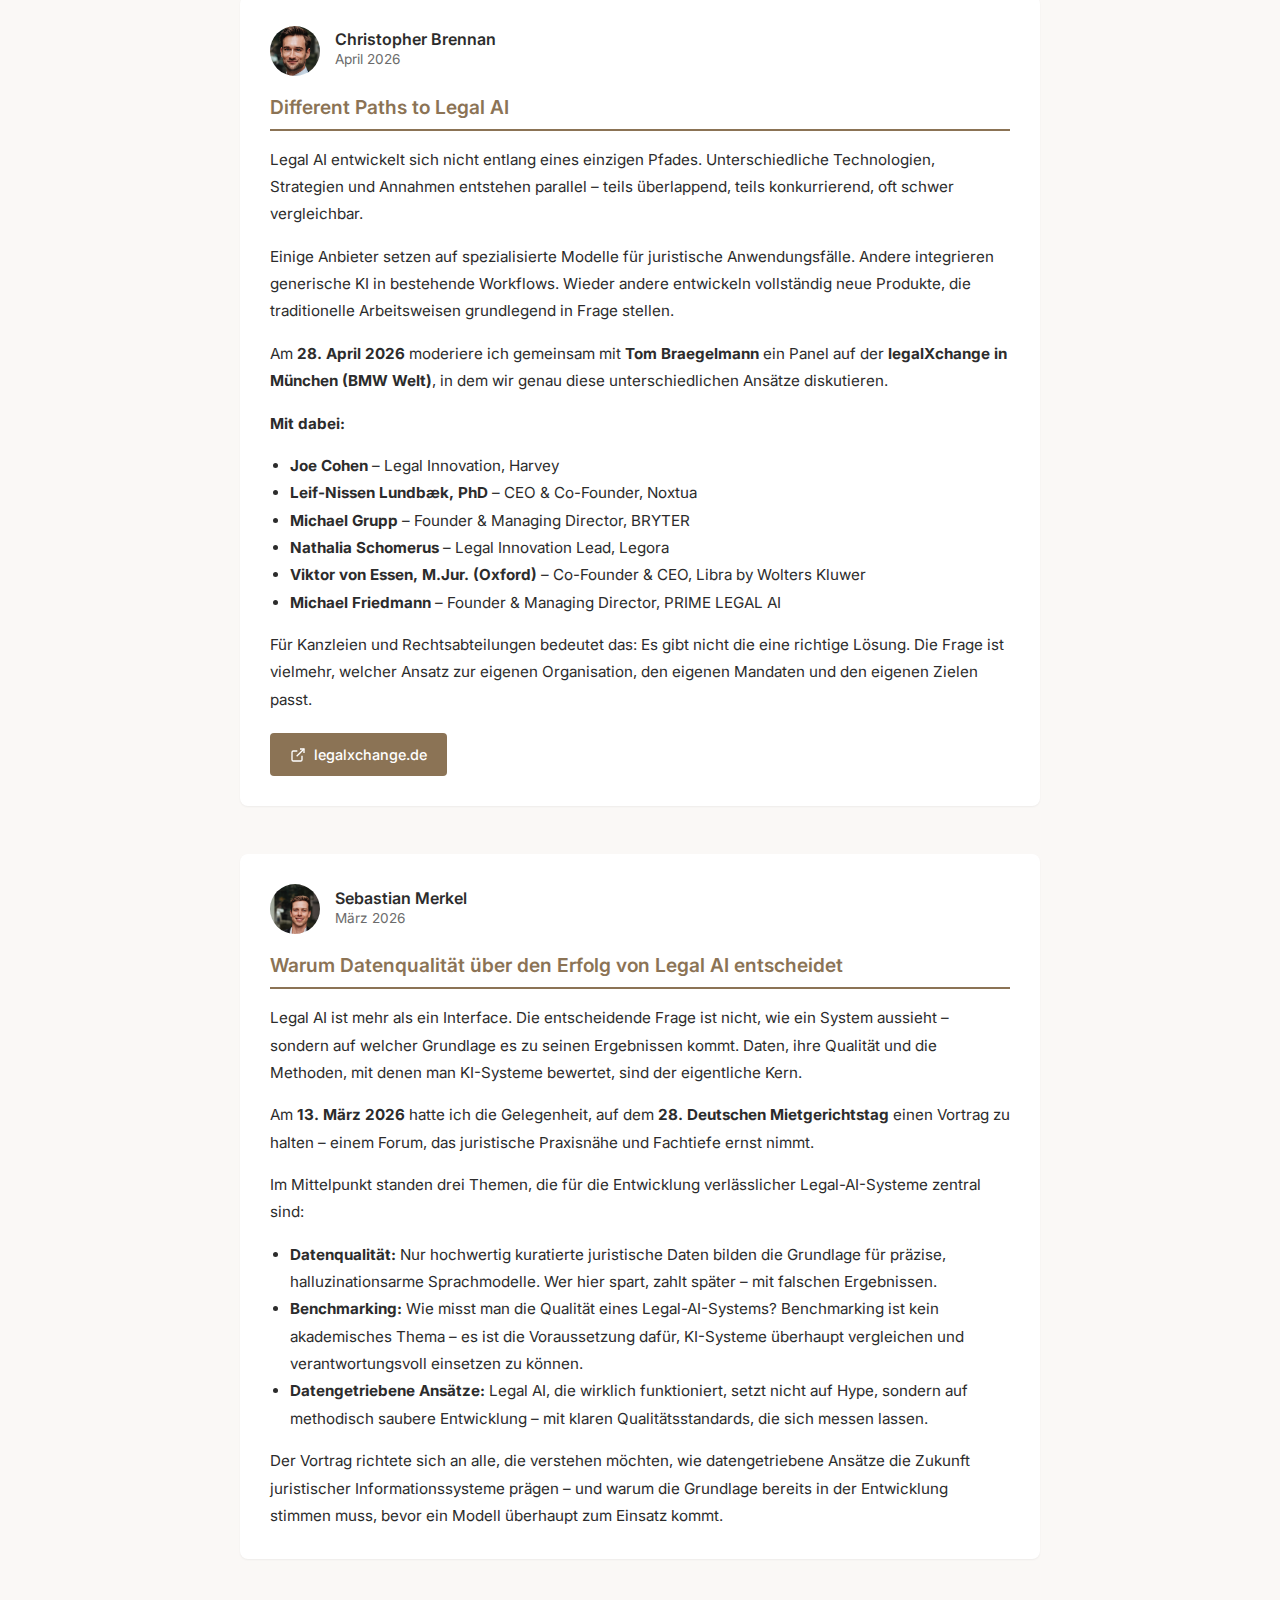
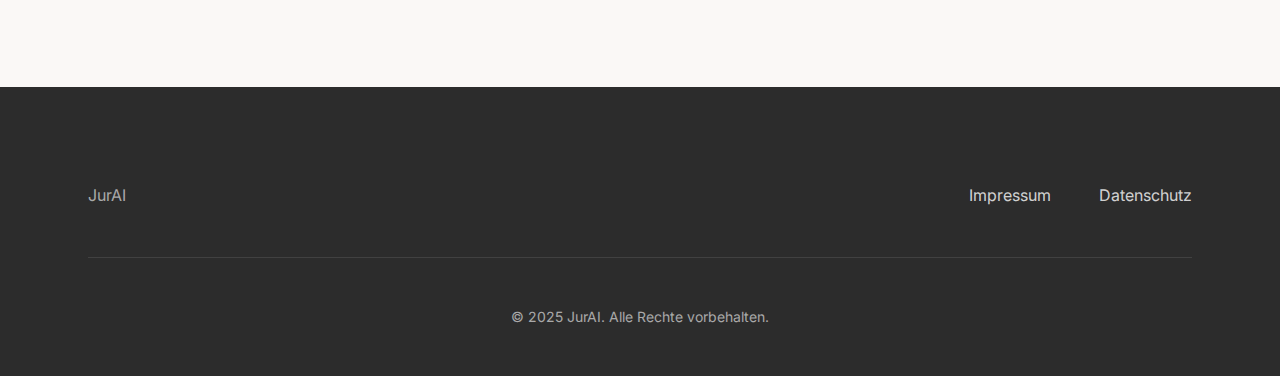
<file: insights.html>
<!DOCTYPE html>
<html lang="de">
<head>
    <meta charset="UTF-8">
    <meta name="viewport" content="width=device-width, initial-scale=1.0">
    <meta name="robots" content="noindex, nofollow">
    <title>Insights - JurAI</title>
    <link rel="icon" type="image/png" href="assets/logo gold-taupe/jai_logo_taupe_transparent.png">
    <link rel="stylesheet" href="css/styles.css">
    <link rel="preconnect" href="https://fonts.googleapis.com">
    <link rel="preconnect" href="https://fonts.gstatic.com" crossorigin>
    <link href="https://fonts.googleapis.com/css2?family=Inter:wght@300;400;500;600;700&display=swap" rel="stylesheet">
    <style>
        .insights-page {
            padding-top: 120px;
            padding-bottom: var(--spacing-xl);
            background: var(--color-bg);
            min-height: 100vh;
        }
        .insights-header {
            text-align: center;
            margin-bottom: var(--spacing-lg);
        }
        .insights-header h1 {
            font-size: 2rem;
            font-weight: 600;
            color: var(--color-primary);
            margin-bottom: var(--spacing-sm);
        }
        .insights-header p {
            color: var(--color-text-light);
            font-size: 1.1rem;
        }
        .insights-grid {
            display: grid;
            grid-template-columns: 1fr;
            gap: var(--spacing-md);
            max-width: 800px;
            margin: 0 auto;
        }
        .insight-card {
            background: white;
            border-radius: 8px;
            padding: 30px;
            box-shadow: var(--shadow-sm);
            transition: box-shadow 0.3s ease;
        }
        .insight-card:hover {
            box-shadow: var(--shadow-md);
        }
        .insight-author {
            display: flex;
            align-items: center;
            gap: 15px;
            margin-bottom: 20px;
        }
        .insight-author img {
            width: 50px;
            height: 50px;
            border-radius: 50%;
            object-fit: cover;
            object-position: center 3%;
        }
        .insight-author-info h3 {
            font-size: 1rem;
            font-weight: 600;
            color: var(--color-primary);
            margin: 0;
        }
        .insight-author-info .insight-date {
            font-size: 0.85rem;
            color: var(--color-text-light);
            margin: 0;
        }
        .insight-title {
            font-size: 1.2rem;
            font-weight: 600;
            color: var(--color-accent);
            margin-bottom: 15px;
            padding-bottom: 10px;
            border-bottom: 2px solid var(--color-accent);
        }
        .insight-content {
            color: var(--color-text);
            font-size: 0.95rem;
            line-height: 1.8;
        }
        .insight-content p {
            margin-bottom: 15px;
        }
        .insight-content p:last-child {
            margin-bottom: 0;
        }
        .insight-link {
            display: inline-flex;
            align-items: center;
            gap: 8px;
            margin-top: 20px;
            padding: 10px 20px;
            background: var(--color-accent);
            color: white;
            text-decoration: none;
            border-radius: 4px;
            font-size: 0.9rem;
            font-weight: 500;
            transition: background 0.3s ease;
        }
        .insight-link:hover {
            background: #96754d;
        }
        .insight-link svg {
            width: 16px;
            height: 16px;
        }
        @media (max-width: 768px) {
            .insights-page {
                padding-top: 100px;
            }
            .insights-header h1 {
                font-size: 1.5rem;
            }
            .insight-card {
                padding: 20px;
            }
            .insight-author img {
                width: 40px;
                height: 40px;
                object-position: center 3%;
            }
        }
    </style>
</head>
<body>
    <!-- Navigation -->
    <nav class="nav">
        <div class="container">
            <div class="nav-content">
                <a href="index.html" class="logo">
                    <img src="assets/logo-new3.svg" alt="JurAI" class="logo-text">
                    <img src="assets/logo gold-taupe/jai_logo_taupe_transparent.png" alt="JurAI" class="logo-icon">
                </a>
                <div class="nav-links">
                    <a href="index.html#about" class="nav-link">
                        <span class="nav-text">Über uns</span>
                        <svg class="nav-icon" viewBox="0 0 24 24" fill="none" stroke="currentColor" stroke-width="1.5">
                            <path d="M17 21v-2a4 4 0 0 0-4-4H5a4 4 0 0 0-4 4v2"/>
                            <circle cx="9" cy="7" r="4"/>
                            <path d="M23 21v-2a4 4 0 0 0-3-3.87"/>
                            <path d="M16 3.13a4 4 0 0 1 0 7.75"/>
                        </svg>
                    </a>
                    <a href="index.html#leistungen" class="nav-link">
                        <span class="nav-text">Leistungen</span>
                        <svg class="nav-icon" viewBox="0 0 24 24" fill="none" stroke="currentColor" stroke-width="1.5">
                            <rect x="2" y="7" width="20" height="13" rx="2" ry="2"/>
                            <path d="M16 7V5a2 2 0 0 0-2-2h-4a2 2 0 0 0-2 2v2"/>
                            <line x1="12" y1="12" x2="12" y2="12.01"/>
                            <path d="M2 12h20"/>
                            <rect x="9" y="10" width="6" height="4" rx="0.5"/>
                        </svg>
                    </a>
                    <a href="insights.html" class="nav-link">
                        <span class="nav-text">Insights</span>
                        <svg class="nav-icon" viewBox="0 0 24 24" fill="none" stroke="currentColor" stroke-width="1.5">
                            <path d="M9.663 17h4.673M12 3v1m6.364 1.636l-.707.707M21 12h-1M4 12H3m3.343-5.657l-.707-.707m2.828 9.9a5 5 0 117.072 0l-.548.547A3.374 3.374 0 0014 18.469V19a2 2 0 11-4 0v-.531c0-.895-.356-1.754-.988-2.386l-.548-.547z"/>
                        </svg>
                    </a>
                    <a href="downloads.html" class="nav-link">
                        <span class="nav-text">Downloads</span>
                        <svg class="nav-icon" viewBox="0 0 24 24" fill="none" stroke="currentColor" stroke-width="1.5">
                            <path d="M21 15v4a2 2 0 0 1-2 2H5a2 2 0 0 1-2-2v-4"/>
                            <polyline points="7 10 12 15 17 10"/>
                            <line x1="12" y1="15" x2="12" y2="3"/>
                        </svg>
                    </a>
                    <a href="index.html#faq" class="nav-link">
                        <span class="nav-text">FAQ</span>
                        <span class="nav-icon nav-icon-text">?</span>
                    </a>
                    <a href="index.html#kontakt" class="nav-link cta-button">
                        <span class="nav-text">Kontakt</span>
                        <svg class="nav-icon" viewBox="0 0 24 24" fill="none" stroke="currentColor" stroke-width="1.5">
                            <path d="M4 4h16c1.1 0 2 .9 2 2v12c0 1.1-.9 2-2 2H4c-1.1 0-2-.9-2-2V6c0-1.1.9-2 2-2z"/>
                            <polyline points="22,6 12,13 2,6"/>
                        </svg>
                    </a>
                </div>
                <button class="mobile-menu-toggle" aria-label="Menü öffnen">
                    <span></span><span></span><span></span>
                </button>
            </div>
        </div>
    </nav>

    <!-- Insights Content -->
    <section class="insights-page">
        <div class="container">
            <div class="insights-header">
                <h1>Insights</h1>
                <p>Neuigkeiten und Perspektiven</p>
            </div>

            <div class="insights-grid">
                <!-- Insight: Legal Beats -->
                <article class="insight-card">
                    <div class="insight-author">
                        <img src="assets/Chris.png" alt="Christopher Brennan">
                        <div class="insight-author-info">
                            <h3>Christopher Brennan</h3>
                            <p class="insight-date">April 2026</p>
                        </div>
                    </div>
                    <h2 class="insight-title">Future Fee Game</h2>
                    <div class="insight-content">
                        <p>Was passiert mit dem klassischen Abrechnungsmodell, wenn KI juristische Routinearbeit in einem Bruchteil der Zeit erledigt? Eine Frage, die viele in der Branche beschäftigt – aber selten offen diskutiert wird.</p>
                        <p>Am <strong>23. April 2026</strong> bin ich Teil von <strong>Legal Beats</strong> in der Dorian Lounge am Frankfurter Flughafen. Gemeinsam mit <strong>Achim Tschauder</strong> diskutiere ich in der Session <strong>„Future Fee Game"</strong>, wie sich juristische Arbeit durch KI verändert – und welche Konsequenzen das für das traditionelle Stundenhonorar hat.</p>
                        <p>Legal Beats ist bewusst kein theoretisches Konferenzformat. Es geht um das, was KI im juristischen Alltag wirklich verändert – nah an der Realität, nicht am Hype.</p>
                        <p>Ich freue mich auf den Austausch.</p>
                    </div>
                    <a href="https://legalbeats.de" target="_blank" rel="noopener noreferrer" class="insight-link">
                        <svg viewBox="0 0 24 24" fill="none" stroke="currentColor" stroke-width="2">
                            <path d="M18 13v6a2 2 0 0 1-2 2H5a2 2 0 0 1-2-2V8a2 2 0 0 1 2-2h6"/>
                            <polyline points="15 3 21 3 21 9"/>
                            <line x1="10" y1="14" x2="21" y2="3"/>
                        </svg>
                        legalbeats.de
                    </a>
                </article>

                <!-- Insight: Sebastian Merkel legalXchange -->
                <article class="insight-card">
                    <div class="insight-author">
                        <div style="width:50px;height:50px;border-radius:50%;overflow:hidden;flex-shrink:0;">
                            <img src="assets/sebastian.png" alt="Sebastian Merkel" style="width:100%;height:100%;object-fit:cover;object-position:center 45%;transform:scale(1.6);transform-origin:center 45%;">
                        </div>
                        <div class="insight-author-info">
                            <h3>Sebastian Merkel</h3>
                            <p class="insight-date">April 2026</p>
                        </div>
                    </div>
                    <h2 class="insight-title">Benchmarking von Legal AI: Modellentwicklung</h2>
                    <div class="insight-content">
                        <p>Legal AI hat eine neue Phase erreicht – weg vom reinen Hype, hin zu messbaren Standards. Doch wie bewertet man KI-Modelle im juristischen Kontext wirklich? Transparenz, Erklärbarkeit, Halluzinationen, Genauigkeit und ROI sind dabei keine abstrakten Begriffe, sondern konkrete Entscheidungsgrundlagen für Kanzleien und Rechtsabteilungen.</p>
                        <p>Am <strong>29. April 2026</strong> moderiere ich ein Panel auf der <strong>legalXchange in München (BMW Welt)</strong>, das genau diese Fragen in den Mittelpunkt stellt – mit führenden Experten aus Wissenschaft und Praxis.</p>
                        <p><strong>Mit dabei:</strong></p>
                        <ul style="margin: 15px 0; padding-left: 20px;">
                            <li><strong>Prof. Dr. Matthias Grabmair</strong> – Legal Tech Assistant Professor, TU München</li>
                            <li><strong>Clemens Hufeld</strong> – Vice President Legal Data, Noxtua AG</li>
                            <li><strong>Kristof Meding</strong> – Research Group Leader, Computational Law Lab</li>
                        </ul>
                        <p>Für Kanzleien und Rechtsabteilungen, die Legal-AI-Tools evaluieren, stellt sich nicht mehr die Frage ob, sondern wie man Modelle sinnvoll vergleicht und bewertet – auf Basis klarer, praxisnaher Kriterien.</p>
                    </div>
                    <a href="https://legalxchange.de" target="_blank" rel="noopener noreferrer" class="insight-link">
                        <svg viewBox="0 0 24 24" fill="none" stroke="currentColor" stroke-width="2">
                            <path d="M18 13v6a2 2 0 0 1-2 2H5a2 2 0 0 1-2-2V8a2 2 0 0 1 2-2h6"/>
                            <polyline points="15 3 21 3 21 9"/>
                            <line x1="10" y1="14" x2="21" y2="3"/>
                        </svg>
                        legalxchange.de
                    </a>
                </article>

                <!-- Insight: Christopher Brennan legalXchange -->
                <article class="insight-card">
                    <div class="insight-author">
                        <img src="assets/Chris.png" alt="Christopher Brennan">
                        <div class="insight-author-info">
                            <h3>Christopher Brennan</h3>
                            <p class="insight-date">April 2026</p>
                        </div>
                    </div>
                    <h2 class="insight-title">Different Paths to Legal AI</h2>
                    <div class="insight-content">
                        <p>Legal AI entwickelt sich nicht entlang eines einzigen Pfades. Unterschiedliche Technologien, Strategien und Annahmen entstehen parallel – teils überlappend, teils konkurrierend, oft schwer vergleichbar.</p>
                        <p>Einige Anbieter setzen auf spezialisierte Modelle für juristische Anwendungsfälle. Andere integrieren generische KI in bestehende Workflows. Wieder andere entwickeln vollständig neue Produkte, die traditionelle Arbeitsweisen grundlegend in Frage stellen.</p>
                        <p>Am <strong>28. April 2026</strong> moderiere ich gemeinsam mit <strong>Tom Braegelmann</strong> ein Panel auf der <strong>legalXchange in München (BMW Welt)</strong>, in dem wir genau diese unterschiedlichen Ansätze diskutieren.</p>
                        <p><strong>Mit dabei:</strong></p>
                        <ul style="margin: 15px 0; padding-left: 20px;">
                            <li><strong>Joe Cohen</strong> – Legal Innovation, Harvey</li>
                            <li><strong>Leif-Nissen Lundbæk, PhD</strong> – CEO & Co-Founder, Noxtua</li>
                            <li><strong>Michael Grupp</strong> – Founder & Managing Director, BRYTER</li>
                            <li><strong>Nathalia Schomerus</strong> – Legal Innovation Lead, Legora</li>
                            <li><strong>Viktor von Essen, M.Jur. (Oxford)</strong> – Co-Founder & CEO, Libra by Wolters Kluwer</li>
                            <li><strong>Michael Friedmann</strong> – Founder & Managing Director, PRIME LEGAL AI</li>
                        </ul>
                        <p>Für Kanzleien und Rechtsabteilungen bedeutet das: Es gibt nicht die eine richtige Lösung. Die Frage ist vielmehr, welcher Ansatz zur eigenen Organisation, den eigenen Mandaten und den eigenen Zielen passt.</p>
                    </div>
                    <a href="https://legalxchange.de" target="_blank" rel="noopener noreferrer" class="insight-link">
                        <svg viewBox="0 0 24 24" fill="none" stroke="currentColor" stroke-width="2">
                            <path d="M18 13v6a2 2 0 0 1-2 2H5a2 2 0 0 1-2-2V8a2 2 0 0 1 2-2h6"/>
                            <polyline points="15 3 21 3 21 9"/>
                            <line x1="10" y1="14" x2="21" y2="3"/>
                        </svg>
                        legalxchange.de
                    </a>
                </article>
                <!-- Insight: Sebastian Merkel Deutscher Mietgerichtstag -->
                <article class="insight-card">
                    <div class="insight-author">
                        <div style="width:50px;height:50px;border-radius:50%;overflow:hidden;flex-shrink:0;">
                            <img src="assets/sebastian.png" alt="Sebastian Merkel" style="width:100%;height:100%;object-fit:cover;object-position:center 45%;transform:scale(1.6);transform-origin:center 45%;">
                        </div>
                        <div class="insight-author-info">
                            <h3>Sebastian Merkel</h3>
                            <p class="insight-date">März 2026</p>
                        </div>
                    </div>
                    <h2 class="insight-title">Warum Datenqualität über den Erfolg von Legal AI entscheidet</h2>
                    <div class="insight-content">
                        <p>Legal AI ist mehr als ein Interface. Die entscheidende Frage ist nicht, wie ein System aussieht – sondern auf welcher Grundlage es zu seinen Ergebnissen kommt. Daten, ihre Qualität und die Methoden, mit denen man KI-Systeme bewertet, sind der eigentliche Kern.</p>
                        <p>Am <strong>13. März 2026</strong> hatte ich die Gelegenheit, auf dem <strong>28. Deutschen Mietgerichtstag</strong> einen Vortrag zu halten – einem Forum, das juristische Praxisnähe und Fachtiefe ernst nimmt.</p>
                        <p>Im Mittelpunkt standen drei Themen, die für die Entwicklung verlässlicher Legal-AI-Systeme zentral sind:</p>
                        <ul style="margin: 15px 0; padding-left: 20px;">
                            <li><strong>Datenqualität:</strong> Nur hochwertig kuratierte juristische Daten bilden die Grundlage für präzise, halluzinationsarme Sprachmodelle. Wer hier spart, zahlt später – mit falschen Ergebnissen.</li>
                            <li><strong>Benchmarking:</strong> Wie misst man die Qualität eines Legal-AI-Systems? Benchmarking ist kein akademisches Thema – es ist die Voraussetzung dafür, KI-Systeme überhaupt vergleichen und verantwortungsvoll einsetzen zu können.</li>
                            <li><strong>Datengetriebene Ansätze:</strong> Legal AI, die wirklich funktioniert, setzt nicht auf Hype, sondern auf methodisch saubere Entwicklung – mit klaren Qualitätsstandards, die sich messen lassen.</li>
                        </ul>
                        <p>Der Vortrag richtete sich an alle, die verstehen möchten, wie datengetriebene Ansätze die Zukunft juristischer Informationssysteme prägen – und warum die Grundlage bereits in der Entwicklung stimmen muss, bevor ein Modell überhaupt zum Einsatz kommt.</p>
                    </div>
                </article>

            </div>
        </div>
    </section>

    <!-- Footer -->
    <footer class="footer">
        <div class="container">
            <div class="footer-content">
                <div class="footer-logo"><p>JurAI</p></div>
                <div class="footer-links">
                    <a href="impressum.html">Impressum</a>
                    <a href="datenschutz.html">Datenschutz</a>
                </div>
            </div>
            <div class="footer-bottom">
                <p>&copy; 2025 JurAI. Alle Rechte vorbehalten.</p>
            </div>
        </div>
    </footer>

    <script src="js/main.js"></script>
</body>
</html>
</file>
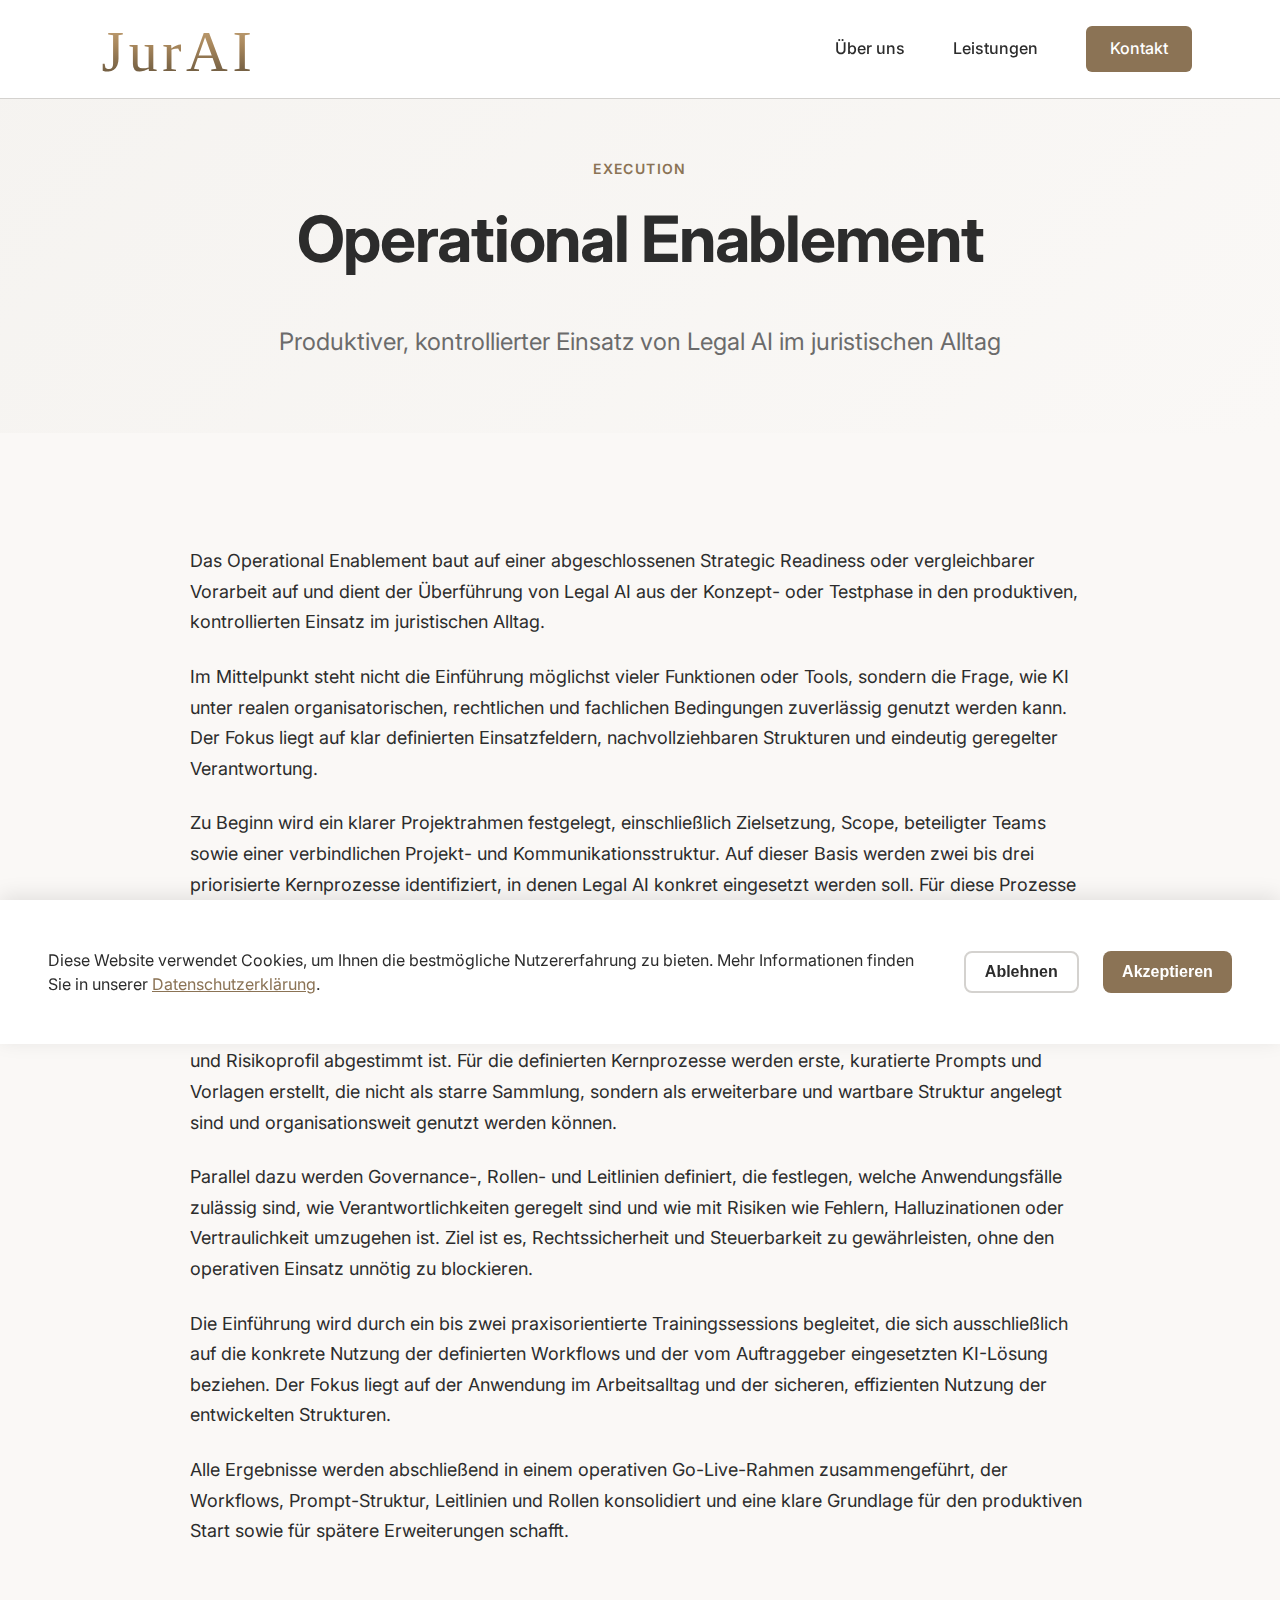
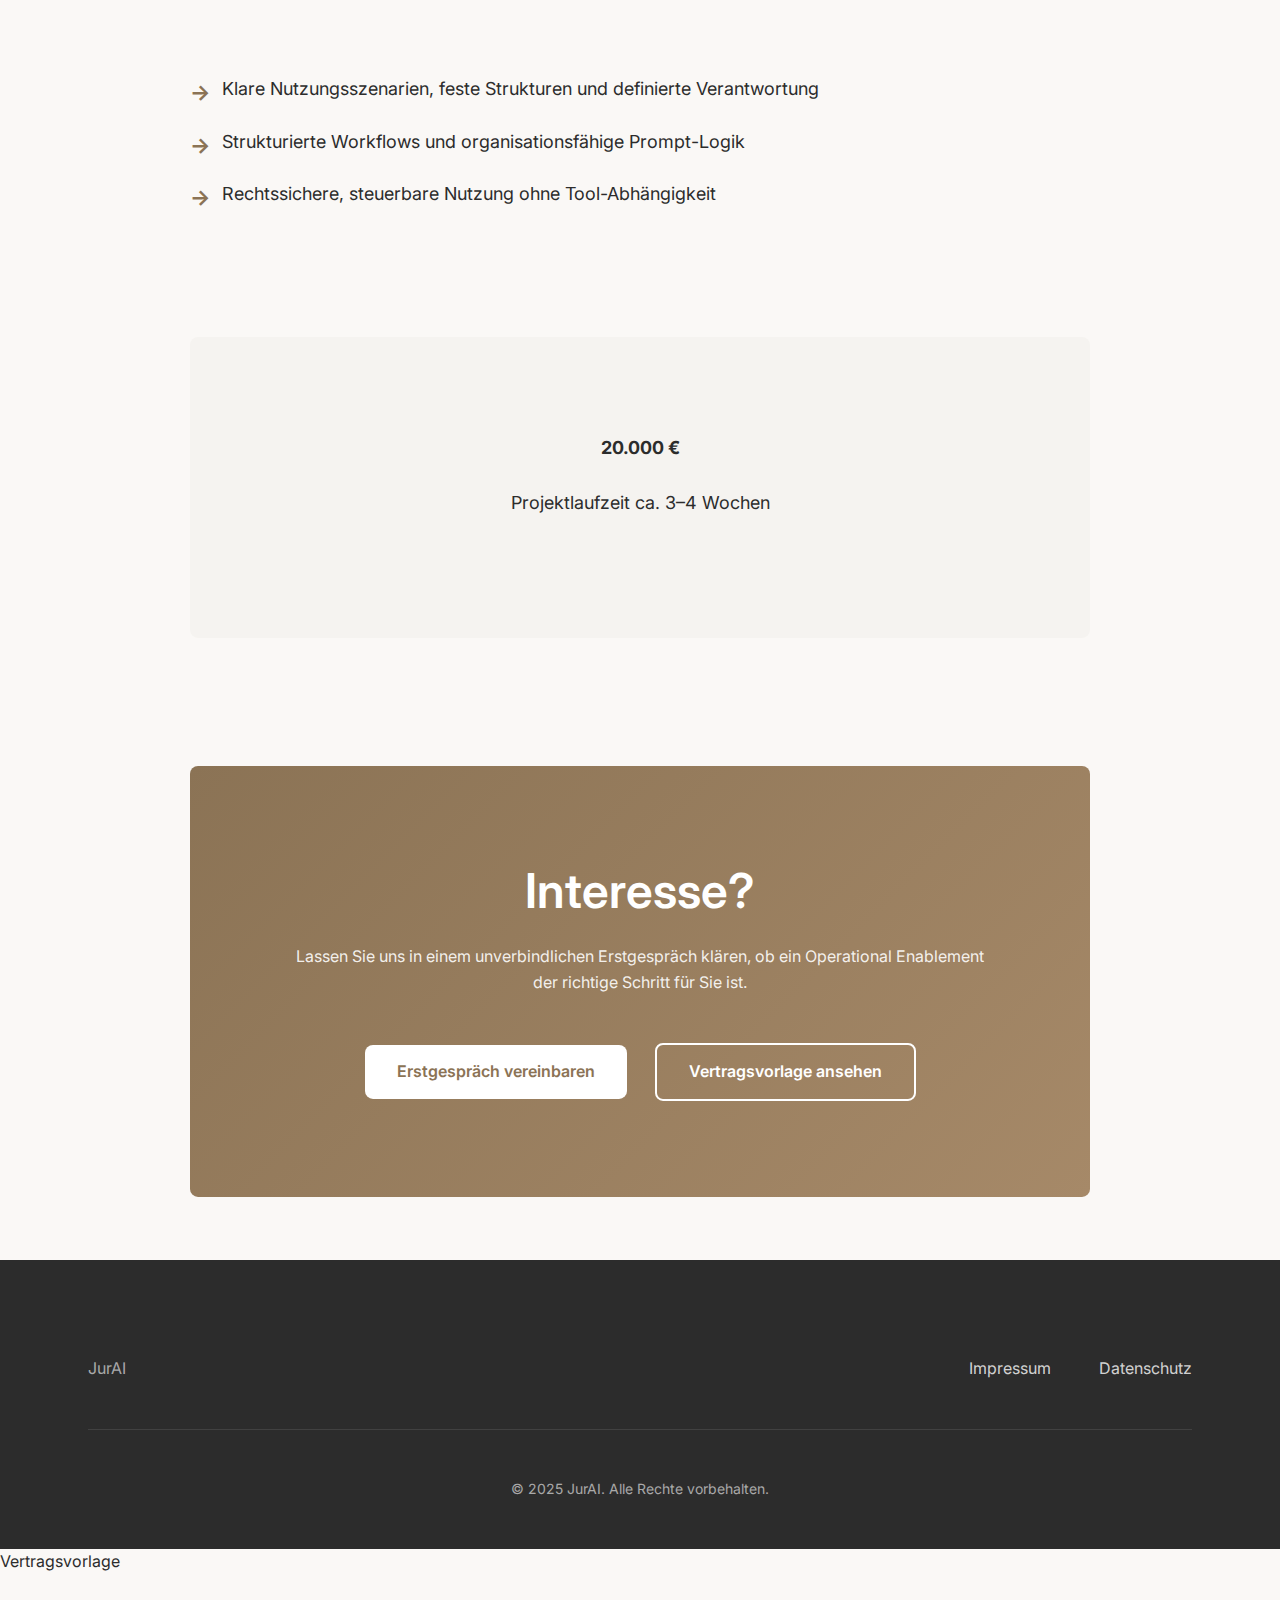
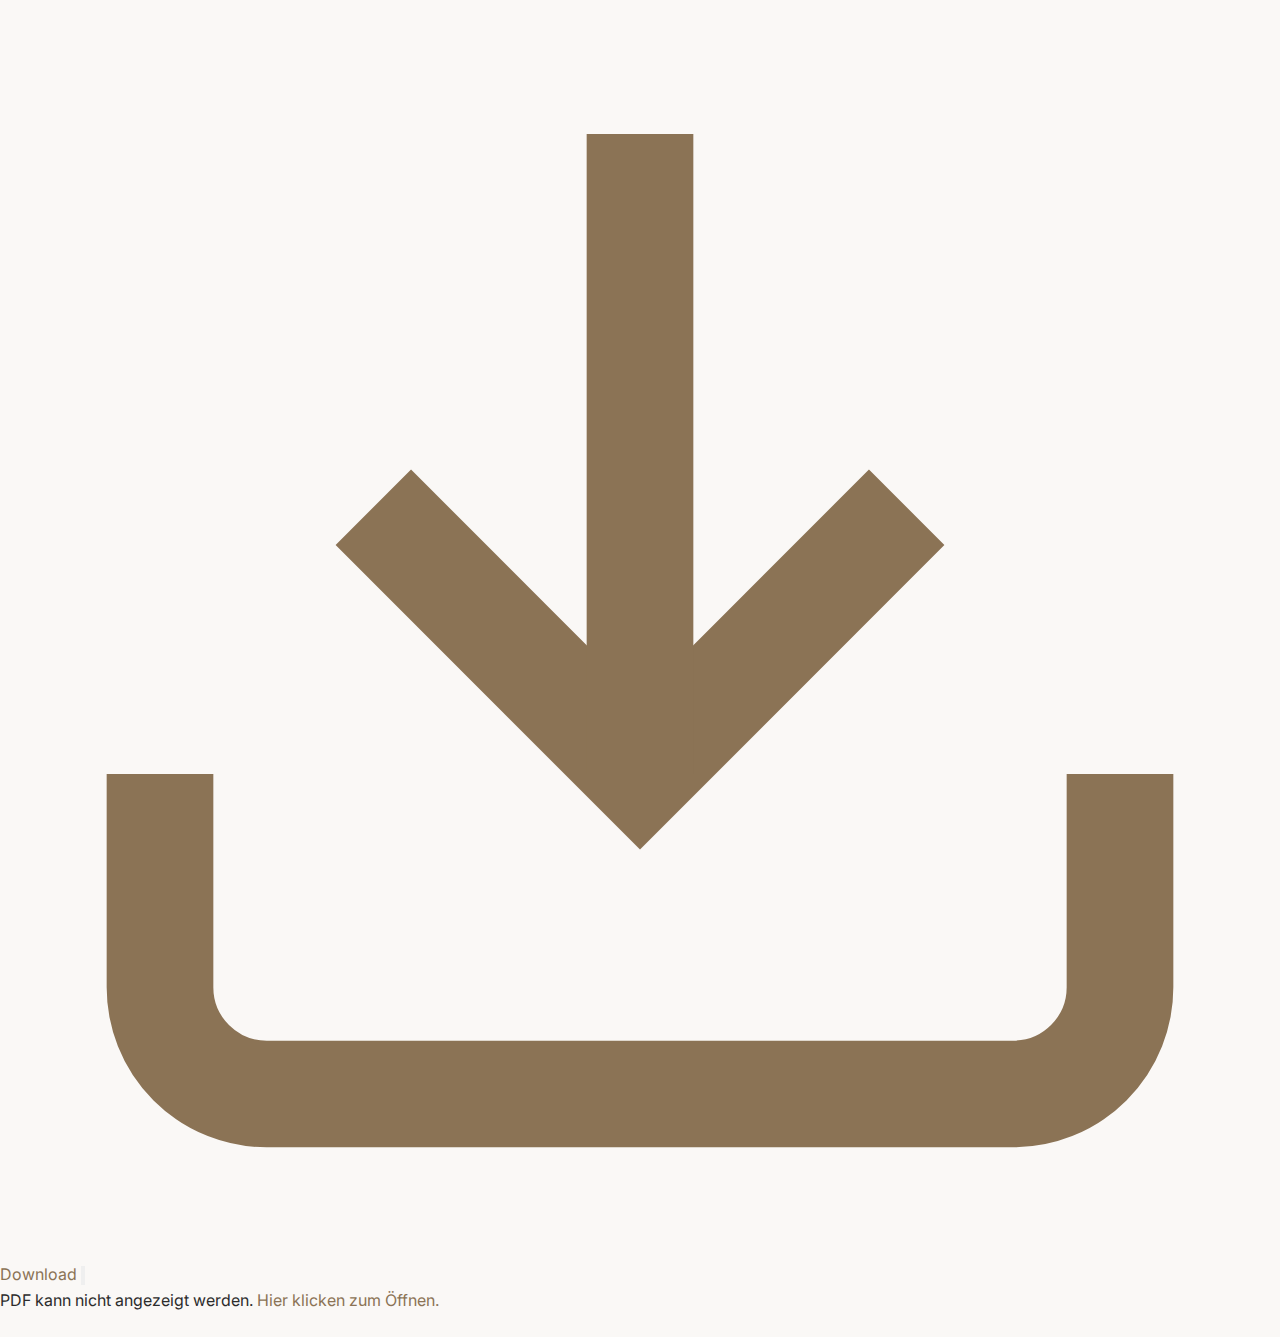
<file: operational-enablement.html>
<!DOCTYPE html>
<html lang="de">
<head>
    <meta charset="UTF-8">
    <meta name="viewport" content="width=device-width, initial-scale=1.0">
    <meta name="description" content="Legal AI Enablement: KI-Einführung Kanzlei & Rechtsabteilung. Workflows, Prompts, Training, Governance. ChatGPT, Claude produktiv nutzen. Schulung Juristen. München.">
    <meta name="keywords" content="Legal AI Enablement, Legal AI Einführung, KI Einführung Kanzlei, KI Einführung Rechtsabteilung, Legal AI Implementation, KI Implementation Recht, Legal AI Training, KI Training Kanzlei, KI Training Juristen, KI Schulung Anwälte, Legal AI Workshop, KI Workshop Kanzlei, Legal AI Workflows, KI Workflows Juristen, KI Prozesse Kanzlei, Legal AI Prompts, Prompt Engineering Kanzlei, Prompt Engineering Juristen, Legal Prompt Library, KI Vorlagen Recht, Legal AI Governance, KI Richtlinien Kanzlei, KI Policy Rechtsabteilung, ChatGPT Training Kanzlei, ChatGPT Schulung Anwälte, ChatGPT Workflows Recht, Claude AI Training, Claude Prompts Legal, GPT-4 Kanzlei Training, Legal AI Go-Live, KI Rollout Kanzlei, Legal Tech Training, Legal AI Onboarding, KI Befähigung Juristen, Legal AI Coaching, KI Change Management Kanzlei, Legal AI Best Practices, KI Nutzung Kanzlei, Legal AI produktiv, Effizienz KI Kanzlei, Legal AI Produktivität">
    <title>Legal AI Operational Enablement | KI-Einführung & Training Kanzlei - JurAI</title>

    <!-- Open Graph -->
    <meta property="og:title" content="Operational Enablement - JurAI">
    <meta property="og:description" content="Produktiver, kontrollierter Einsatz von Legal AI im juristischen Alltag. Workflows, Prompt-Strukturen und Governance.">
    <meta property="og:type" content="website">
    <meta property="og:url" content="https://juraiconsulting.com/operational-enablement.html">
    <meta property="og:image" content="https://juraiconsulting.com/assets/logo gold-taupe/jai_logo_taupe_transparent.png">

    <link rel="icon" type="image/png" href="assets/logo gold-taupe/jai_logo_taupe_transparent.png">
    <link rel="apple-touch-icon" href="assets/logo gold-taupe/jai_logo_taupe_transparent.png">
    <link rel="stylesheet" href="css/styles.css">
    <link rel="preconnect" href="https://fonts.googleapis.com">
    <link rel="preconnect" href="https://fonts.gstatic.com" crossorigin>
    <link href="https://fonts.googleapis.com/css2?family=Inter:wght@300;400;500;600;700&display=swap" rel="stylesheet">
</head>
<body>
    <!-- Navigation -->
    <nav class="nav">
        <div class="container">
            <div class="nav-content">
                <a href="index.html" class="logo">
                    <img src="assets/logo-new3.svg" alt="JurAI" class="logo-text">
                    <img src="assets/logo gold-taupe/jai_logo_taupe_transparent.png" alt="JurAI" class="logo-icon">
                </a>
                <div class="nav-links">
                    <a href="index.html#about" class="nav-link">
                        <span class="nav-text">Über uns</span>
                        <svg class="nav-icon" viewBox="0 0 24 24" fill="none" stroke="currentColor" stroke-width="1.5">
                            <path d="M17 21v-2a4 4 0 0 0-4-4H5a4 4 0 0 0-4 4v2"/>
                            <circle cx="9" cy="7" r="4"/>
                            <path d="M23 21v-2a4 4 0 0 0-3-3.87"/>
                            <path d="M16 3.13a4 4 0 0 1 0 7.75"/>
                        </svg>
                    </a>
                    <a href="index.html#leistungen" class="nav-link">
                        <span class="nav-text">Leistungen</span>
                        <svg class="nav-icon" viewBox="0 0 24 24" fill="none" stroke="currentColor" stroke-width="1.5">
                            <rect x="2" y="7" width="20" height="13" rx="2" ry="2"/>
                            <path d="M16 7V5a2 2 0 0 0-2-2h-4a2 2 0 0 0-2 2v2"/>
                            <line x1="12" y1="12" x2="12" y2="12.01"/>
                            <path d="M2 12h20"/>
                            <rect x="9" y="10" width="6" height="4" rx="0.5"/>
                        </svg>
                    </a>
                    <a href="index.html#kontakt" class="nav-link cta-button">
                        <span class="nav-text">Kontakt</span>
                        <svg class="nav-icon" viewBox="0 0 24 24" fill="none" stroke="currentColor" stroke-width="1.5">
                            <path d="M4 4h16c1.1 0 2 .9 2 2v12c0 1.1-.9 2-2 2H4c-1.1 0-2-.9-2-2V6c0-1.1.9-2 2-2z"/>
                            <polyline points="22,6 12,13 2,6"/>
                        </svg>
                    </a>
                </div>
                <button class="mobile-menu-toggle" aria-label="Menü öffnen">
                    <span></span>
                    <span></span>
                    <span></span>
                </button>
            </div>
        </div>
    </nav>

    <!-- Service Hero -->
    <section class="service-hero">
        <div class="container">
            <div class="service-hero-content">
                <span class="service-label">Execution</span>
                <h1 class="service-hero-title">Operational Enablement</h1>
                <p class="service-hero-subtitle">
                    Produktiver, kontrollierter Einsatz von Legal AI im juristischen Alltag
                </p>
            </div>
        </div>
    </section>

    <!-- Service Details -->
    <section class="service-detail">
        <div class="container">
            <div class="service-detail-content">
                <div class="detail-section">
                    <p>
                        Das Operational Enablement baut auf einer abgeschlossenen Strategic Readiness oder vergleichbarer Vorarbeit auf und dient der Überführung von Legal AI aus der Konzept- oder Testphase in den produktiven, kontrollierten Einsatz im juristischen Alltag.
                    </p>
                    <p>
                        Im Mittelpunkt steht nicht die Einführung möglichst vieler Funktionen oder Tools, sondern die Frage, wie KI unter realen organisatorischen, rechtlichen und fachlichen Bedingungen zuverlässig genutzt werden kann. Der Fokus liegt auf klar definierten Einsatzfeldern, nachvollziehbaren Strukturen und eindeutig geregelter Verantwortung.
                    </p>
                    <p>
                        Zu Beginn wird ein klarer Projektrahmen festgelegt, einschließlich Zielsetzung, Scope, beteiligter Teams sowie einer verbindlichen Projekt- und Kommunikationsstruktur. Auf dieser Basis werden zwei bis drei priorisierte Kernprozesse identifiziert, in denen Legal AI konkret eingesetzt werden soll. Für diese Prozesse wird festgelegt, wann und wofür KI genutzt wird, wo ihre Grenzen liegen und an welchen Stellen die fachliche Entscheidung bewusst beim Menschen verbleibt.
                    </p>
                    <p>
                        Ein zentraler Bestandteil des Projekts ist die Entwicklung einer organisationsspezifischen Prompt- und Vorlagenstruktur. Dabei wird eine einheitliche Prompt-Logik erarbeitet, die auf Organisation, Fachbereiche und Risikoprofil abgestimmt ist. Für die definierten Kernprozesse werden erste, kuratierte Prompts und Vorlagen erstellt, die nicht als starre Sammlung, sondern als erweiterbare und wartbare Struktur angelegt sind und organisationsweit genutzt werden können.
                    </p>
                    <p>
                        Parallel dazu werden Governance-, Rollen- und Leitlinien definiert, die festlegen, welche Anwendungsfälle zulässig sind, wie Verantwortlichkeiten geregelt sind und wie mit Risiken wie Fehlern, Halluzinationen oder Vertraulichkeit umzugehen ist. Ziel ist es, Rechtssicherheit und Steuerbarkeit zu gewährleisten, ohne den operativen Einsatz unnötig zu blockieren.
                    </p>
                    <p>
                        Die Einführung wird durch ein bis zwei praxisorientierte Trainingssessions begleitet, die sich ausschließlich auf die konkrete Nutzung der definierten Workflows und der vom Auftraggeber eingesetzten KI-Lösung beziehen. Der Fokus liegt auf der Anwendung im Arbeitsalltag und der sicheren, effizienten Nutzung der entwickelten Strukturen.
                    </p>
                    <p>
                        Alle Ergebnisse werden abschließend in einem operativen Go-Live-Rahmen zusammengeführt, der Workflows, Prompt-Struktur, Leitlinien und Rollen konsolidiert und eine klare Grundlage für den produktiven Start sowie für spätere Erweiterungen schafft.
                    </p>
                </div>

                <div class="detail-section">
                    <ul class="deliverables-list">
                        <li>Klare Nutzungsszenarien, feste Strukturen und definierte Verantwortung</li>
                        <li>Strukturierte Workflows und organisationsfähige Prompt-Logik</li>
                        <li>Rechtssichere, steuerbare Nutzung ohne Tool-Abhängigkeit</li>
                    </ul>
                </div>

                <div class="detail-section pricing-section">
                    <p class="price-large">20.000 €</p>
                    <p class="price-details">
                        Projektlaufzeit ca. 3–4 Wochen
                    </p>
                </div>

                <div class="cta-section">
                    <h2>Interesse?</h2>
                    <p>Lassen Sie uns in einem unverbindlichen Erstgespräch klären, ob ein Operational Enablement der richtige Schritt für Sie ist.</p>
                    <a href="index.html#kontakt" class="btn btn-primary">Erstgespräch vereinbaren</a>
                    <a href="contracts/vertrag-operational-enablement.html" class="btn btn-secondary">Vertragsvorlage ansehen</a>
                </div>
            </div>
        </div>
    </section>

    <!-- Footer -->
    <footer class="footer">
        <div class="container">
            <div class="footer-content">
                <div class="footer-logo">
                    <p>JurAI</p>
                </div>
                <div class="footer-links">
                    <a href="impressum.html">Impressum</a>
                    <a href="datenschutz.html">Datenschutz</a>
                </div>
            </div>
            <div class="footer-bottom">
                <p>&copy; 2025 JurAI. Alle Rechte vorbehalten.</p>
            </div>
        </div>
    </footer>

    <!-- Cookie Consent Banner -->
    <div class="cookie-consent" id="cookieConsent">
        <div class="cookie-consent-content">
            <div class="cookie-consent-text">
                <p>Diese Website verwendet Cookies, um Ihnen die bestmögliche Nutzererfahrung zu bieten.
                Mehr Informationen finden Sie in unserer <a href="datenschutz.html">Datenschutzerklärung</a>.</p>
            </div>
            <div class="cookie-consent-buttons">
                <button class="btn btn-secondary" id="cookieDecline">Ablehnen</button>
                <button class="btn btn-primary" id="cookieAccept">Akzeptieren</button>
            </div>
        </div>
    </div>

    <!-- PDF Preview Modal -->
    <div class="pdf-modal" id="pdfModal">
        <div class="pdf-modal-overlay"></div>
        <div class="pdf-modal-container">
            <div class="pdf-modal-header">
                <span class="pdf-modal-title">Vertragsvorlage</span>
                <div class="pdf-modal-actions">
                    <a class="pdf-modal-download" href="#" download>
                        <svg viewBox="0 0 24 24" fill="none" stroke="currentColor" stroke-width="2">
                            <path d="M21 15v4a2 2 0 0 1-2 2H5a2 2 0 0 1-2-2v-4"/>
                            <polyline points="7 10 12 15 17 10"/>
                            <line x1="12" y1="15" x2="12" y2="3"/>
                        </svg>
                        <span>Download</span>
                    </a>
                    <button class="pdf-modal-close">
                        <svg viewBox="0 0 24 24" fill="none" stroke="currentColor" stroke-width="2">
                            <line x1="18" y1="6" x2="6" y2="18"/>
                            <line x1="6" y1="6" x2="18" y2="18"/>
                        </svg>
                    </button>
                </div>
            </div>
            <div class="pdf-modal-body">
                <object id="pdfFrame" data="" type="application/pdf">
                    <p>PDF kann nicht angezeigt werden. <a id="pdfFallbackLink" href="#">Hier klicken zum Öffnen.</a></p>
                </object>
            </div>
        </div>
    </div>

    <script src="js/main.js"></script>
</body>
</html>
</file>
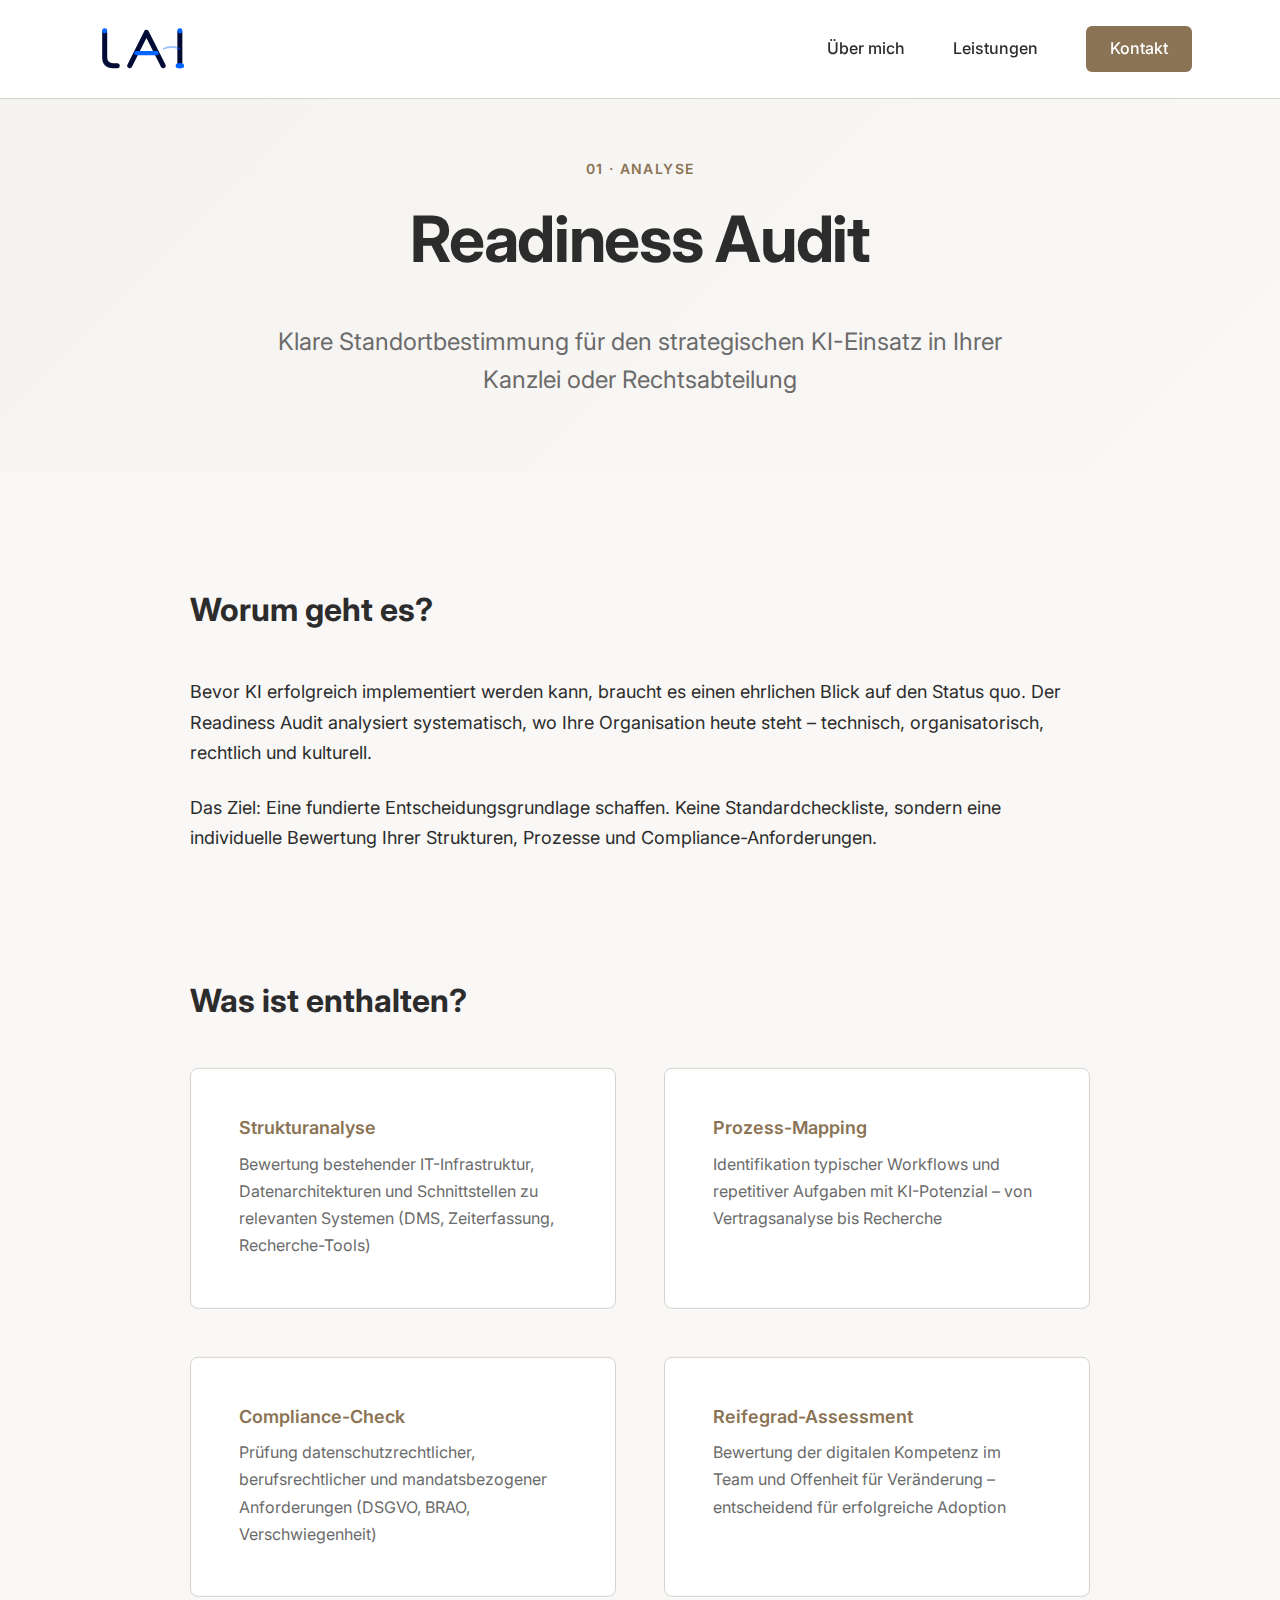
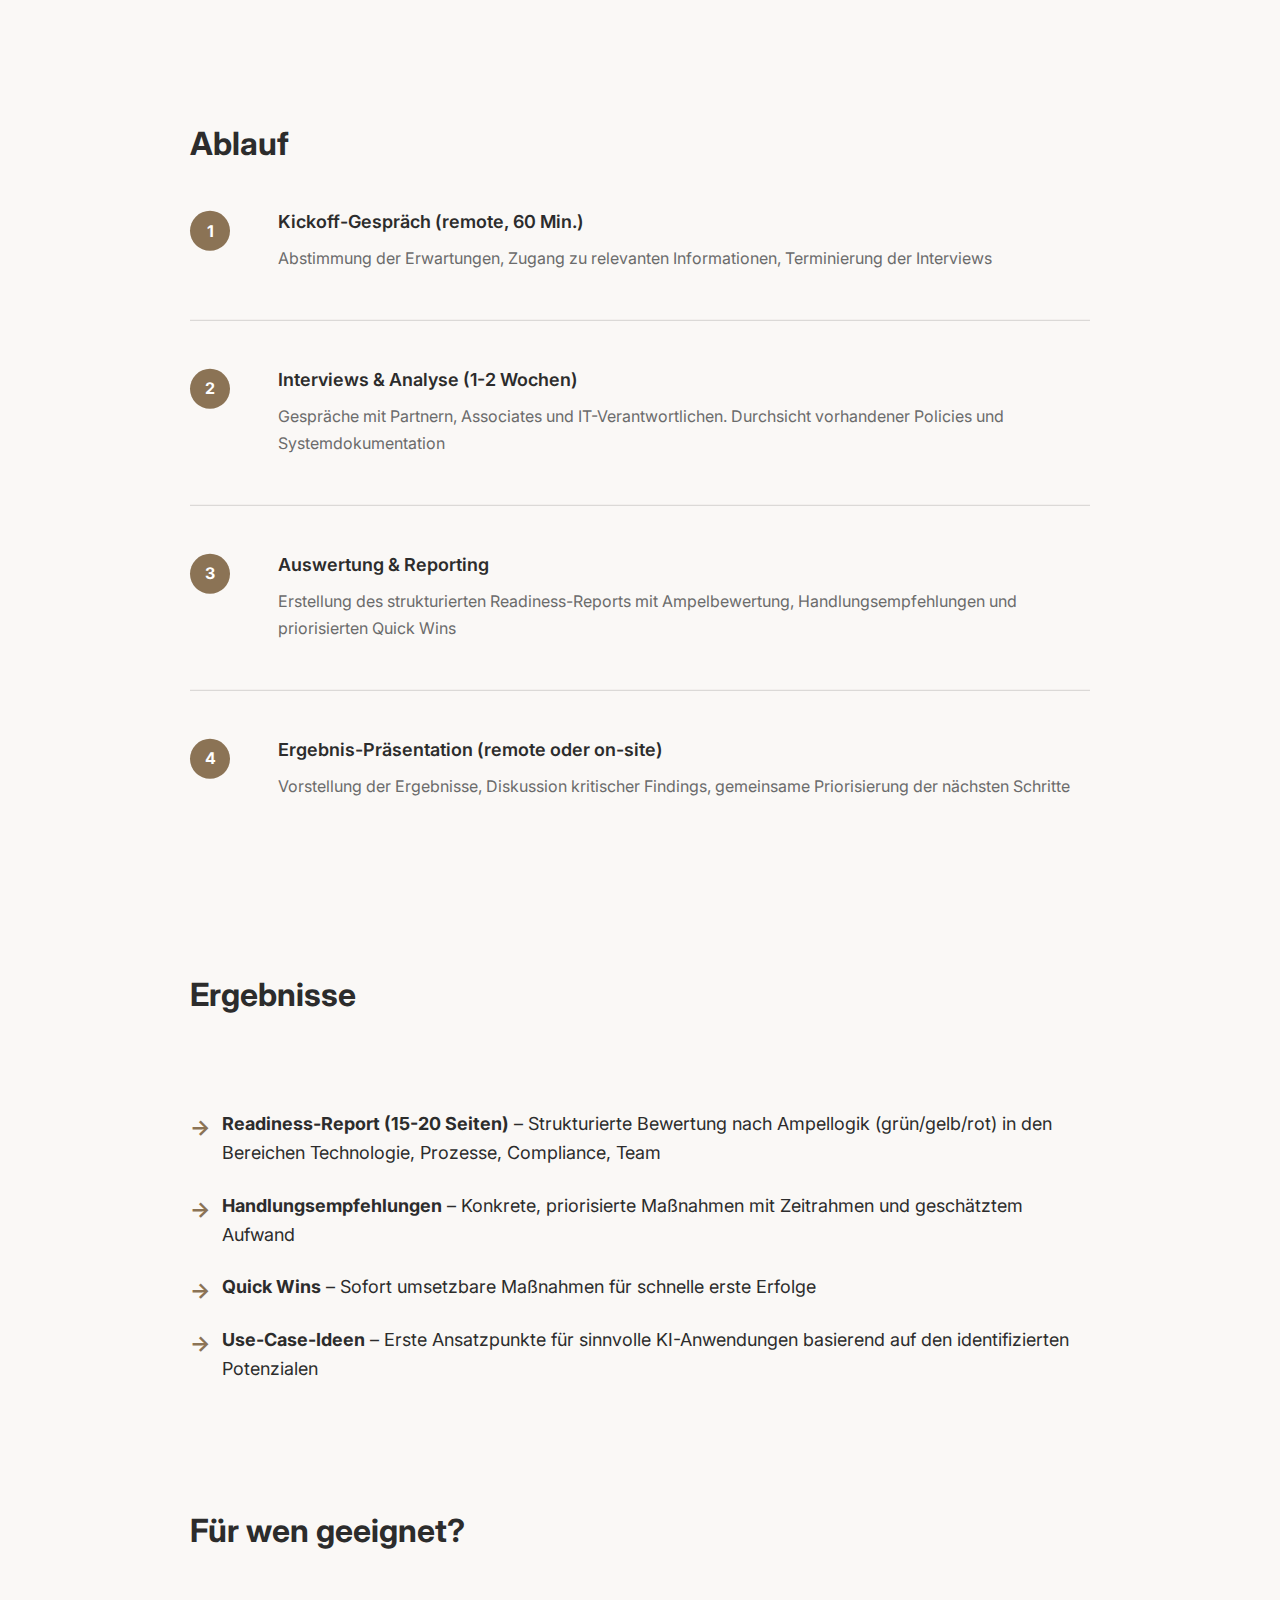
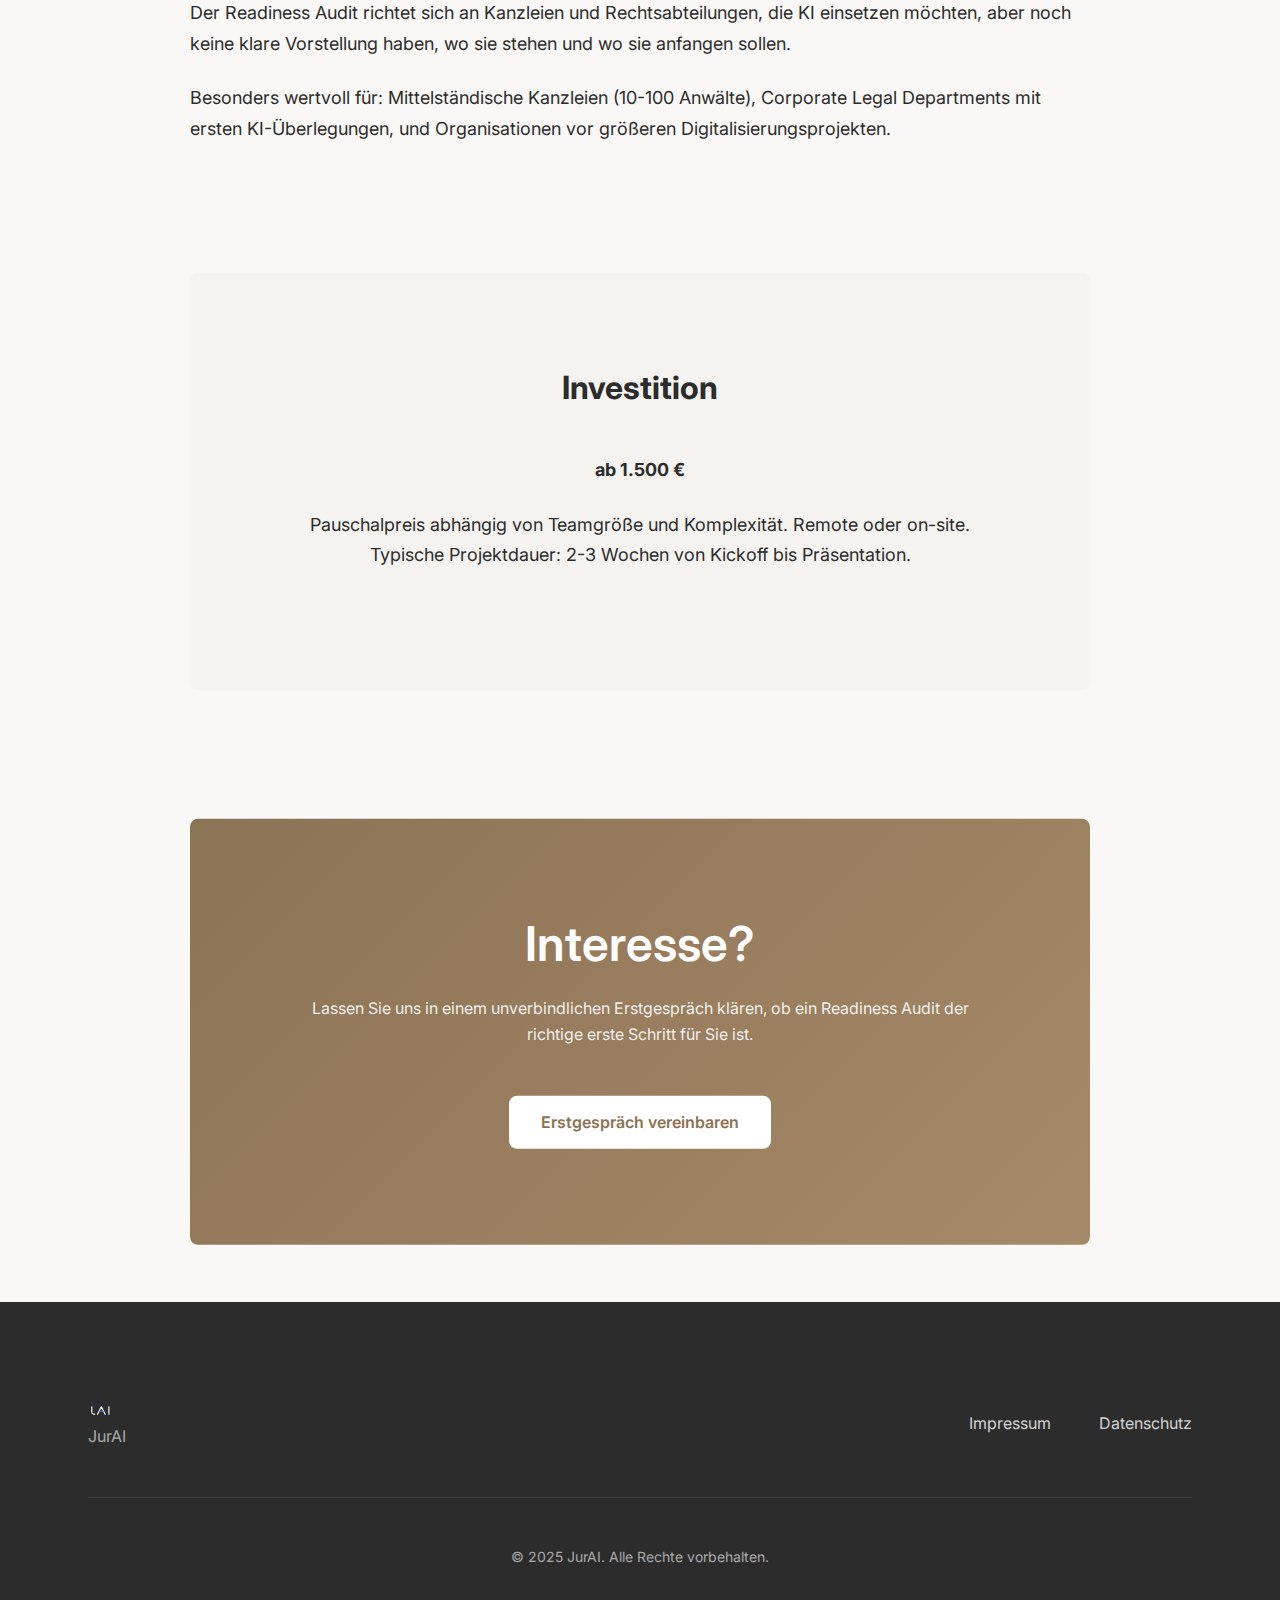
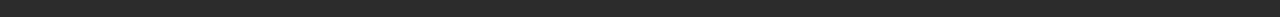
<file: readiness-audit.html>
<!DOCTYPE html>
<html lang="de">
<head>
    <meta charset="UTF-8">
    <meta name="viewport" content="width=device-width, initial-scale=1.0">
    <title>Readiness Audit - JurAI</title>
    <link rel="icon" type="image/png" href="assets/favicon.png">
    <link rel="apple-touch-icon" href="assets/favicon.png">
    <link rel="stylesheet" href="css/styles.css">
    <link rel="preconnect" href="https://fonts.googleapis.com">
    <link rel="preconnect" href="https://fonts.gstatic.com" crossorigin>
    <link href="https://fonts.googleapis.com/css2?family=Inter:wght@300;400;500;600;700&display=swap" rel="stylesheet">
</head>
<body>
    <!-- Navigation -->
    <nav class="nav">
        <div class="container">
            <div class="nav-content">
                <a href="index.html" class="logo">
                    <img src="assets/logo.svg" alt="JurAI Logo" class="logo-image">
                </a>
                <div class="nav-links">
                    <a href="index.html#about">Über mich</a>
                    <a href="index.html#leistungen">Leistungen</a>
                    <a href="index.html#kontakt" class="cta-button">Kontakt</a>
                </div>
                <button class="mobile-menu-toggle" aria-label="Menü öffnen">
                    <span></span>
                    <span></span>
                    <span></span>
                </button>
            </div>
        </div>
    </nav>

    <!-- Service Hero -->
    <section class="service-hero">
        <div class="container">
            <div class="service-hero-content">
                <span class="service-label">01 · Analyse</span>
                <h1 class="service-hero-title">Readiness Audit</h1>
                <p class="service-hero-subtitle">
                    Klare Standortbestimmung für den strategischen KI-Einsatz in Ihrer Kanzlei oder Rechtsabteilung
                </p>
            </div>
        </div>
    </section>

    <!-- Service Details -->
    <section class="service-detail">
        <div class="container">
            <div class="service-detail-content">
                <div class="detail-section">
                    <h2>Worum geht es?</h2>
                    <p>
                        Bevor KI erfolgreich implementiert werden kann, braucht es einen ehrlichen Blick auf den Status quo. Der Readiness Audit analysiert systematisch, wo Ihre Organisation heute steht – technisch, organisatorisch, rechtlich und kulturell.
                    </p>
                    <p>
                        Das Ziel: Eine fundierte Entscheidungsgrundlage schaffen. Keine Standardcheckliste, sondern eine individuelle Bewertung Ihrer Strukturen, Prozesse und Compliance-Anforderungen.
                    </p>
                </div>

                <div class="detail-section">
                    <h2>Was ist enthalten?</h2>
                    <div class="detail-grid">
                        <div class="detail-item">
                            <h3>Strukturanalyse</h3>
                            <p>Bewertung bestehender IT-Infrastruktur, Datenarchitekturen und Schnittstellen zu relevanten Systemen (DMS, Zeiterfassung, Recherche-Tools)</p>
                        </div>
                        <div class="detail-item">
                            <h3>Prozess-Mapping</h3>
                            <p>Identifikation typischer Workflows und repetitiver Aufgaben mit KI-Potenzial – von Vertragsanalyse bis Recherche</p>
                        </div>
                        <div class="detail-item">
                            <h3>Compliance-Check</h3>
                            <p>Prüfung datenschutzrechtlicher, berufsrechtlicher und mandatsbezogener Anforderungen (DSGVO, BRAO, Verschwiegenheit)</p>
                        </div>
                        <div class="detail-item">
                            <h3>Reifegrad-Assessment</h3>
                            <p>Bewertung der digitalen Kompetenz im Team und Offenheit für Veränderung – entscheidend für erfolgreiche Adoption</p>
                        </div>
                    </div>
                </div>

                <div class="detail-section">
                    <h2>Ablauf</h2>
                    <div class="timeline">
                        <div class="timeline-item">
                            <span class="timeline-number">1</span>
                            <div>
                                <h3>Kickoff-Gespräch (remote, 60 Min.)</h3>
                                <p>Abstimmung der Erwartungen, Zugang zu relevanten Informationen, Terminierung der Interviews</p>
                            </div>
                        </div>
                        <div class="timeline-item">
                            <span class="timeline-number">2</span>
                            <div>
                                <h3>Interviews & Analyse (1-2 Wochen)</h3>
                                <p>Gespräche mit Partnern, Associates und IT-Verantwortlichen. Durchsicht vorhandener Policies und Systemdokumentation</p>
                            </div>
                        </div>
                        <div class="timeline-item">
                            <span class="timeline-number">3</span>
                            <div>
                                <h3>Auswertung & Reporting</h3>
                                <p>Erstellung des strukturierten Readiness-Reports mit Ampelbewertung, Handlungsempfehlungen und priorisierten Quick Wins</p>
                            </div>
                        </div>
                        <div class="timeline-item">
                            <span class="timeline-number">4</span>
                            <div>
                                <h3>Ergebnis-Präsentation (remote oder on-site)</h3>
                                <p>Vorstellung der Ergebnisse, Diskussion kritischer Findings, gemeinsame Priorisierung der nächsten Schritte</p>
                            </div>
                        </div>
                    </div>
                </div>

                <div class="detail-section">
                    <h2>Ergebnisse</h2>
                    <ul class="deliverables-list">
                        <li><strong>Readiness-Report (15-20 Seiten)</strong> – Strukturierte Bewertung nach Ampellogik (grün/gelb/rot) in den Bereichen Technologie, Prozesse, Compliance, Team</li>
                        <li><strong>Handlungsempfehlungen</strong> – Konkrete, priorisierte Maßnahmen mit Zeitrahmen und geschätztem Aufwand</li>
                        <li><strong>Quick Wins</strong> – Sofort umsetzbare Maßnahmen für schnelle erste Erfolge</li>
                        <li><strong>Use-Case-Ideen</strong> – Erste Ansatzpunkte für sinnvolle KI-Anwendungen basierend auf den identifizierten Potenzialen</li>
                    </ul>
                </div>

                <div class="detail-section">
                    <h2>Für wen geeignet?</h2>
                    <p>
                        Der Readiness Audit richtet sich an Kanzleien und Rechtsabteilungen, die KI einsetzen möchten, aber noch keine klare Vorstellung haben, wo sie stehen und wo sie anfangen sollen.
                    </p>
                    <p>
                        Besonders wertvoll für: Mittelständische Kanzleien (10-100 Anwälte), Corporate Legal Departments mit ersten KI-Überlegungen, und Organisationen vor größeren Digitalisierungsprojekten.
                    </p>
                </div>

                <div class="detail-section pricing-section">
                    <h2>Investition</h2>
                    <p class="price-large">ab 1.500 €</p>
                    <p class="price-details">
                        Pauschalpreis abhängig von Teamgröße und Komplexität. Remote oder on-site.
                        Typische Projektdauer: 2-3 Wochen von Kickoff bis Präsentation.
                    </p>
                </div>

                <div class="cta-section">
                    <h2>Interesse?</h2>
                    <p>Lassen Sie uns in einem unverbindlichen Erstgespräch klären, ob ein Readiness Audit der richtige erste Schritt für Sie ist.</p>
                    <a href="index.html#kontakt" class="btn btn-primary">Erstgespräch vereinbaren</a>
                </div>
            </div>
        </div>
    </section>

    <!-- Footer -->
    <footer class="footer">
        <div class="container">
            <div class="footer-content">
                <div class="footer-logo">
                    <img src="assets/logo-white.svg" alt="JurAI Logo" class="footer-logo-image">
                    <p>JurAI</p>
                </div>
                <div class="footer-links">
                    <a href="impressum.html">Impressum</a>
                    <a href="datenschutz.html">Datenschutz</a>
                </div>
            </div>
            <div class="footer-bottom">
                <p>&copy; 2025 JurAI. Alle Rechte vorbehalten.</p>
            </div>
        </div>
    </footer>

    <script src="js/main.js"></script>
</body>
</html>
</file>
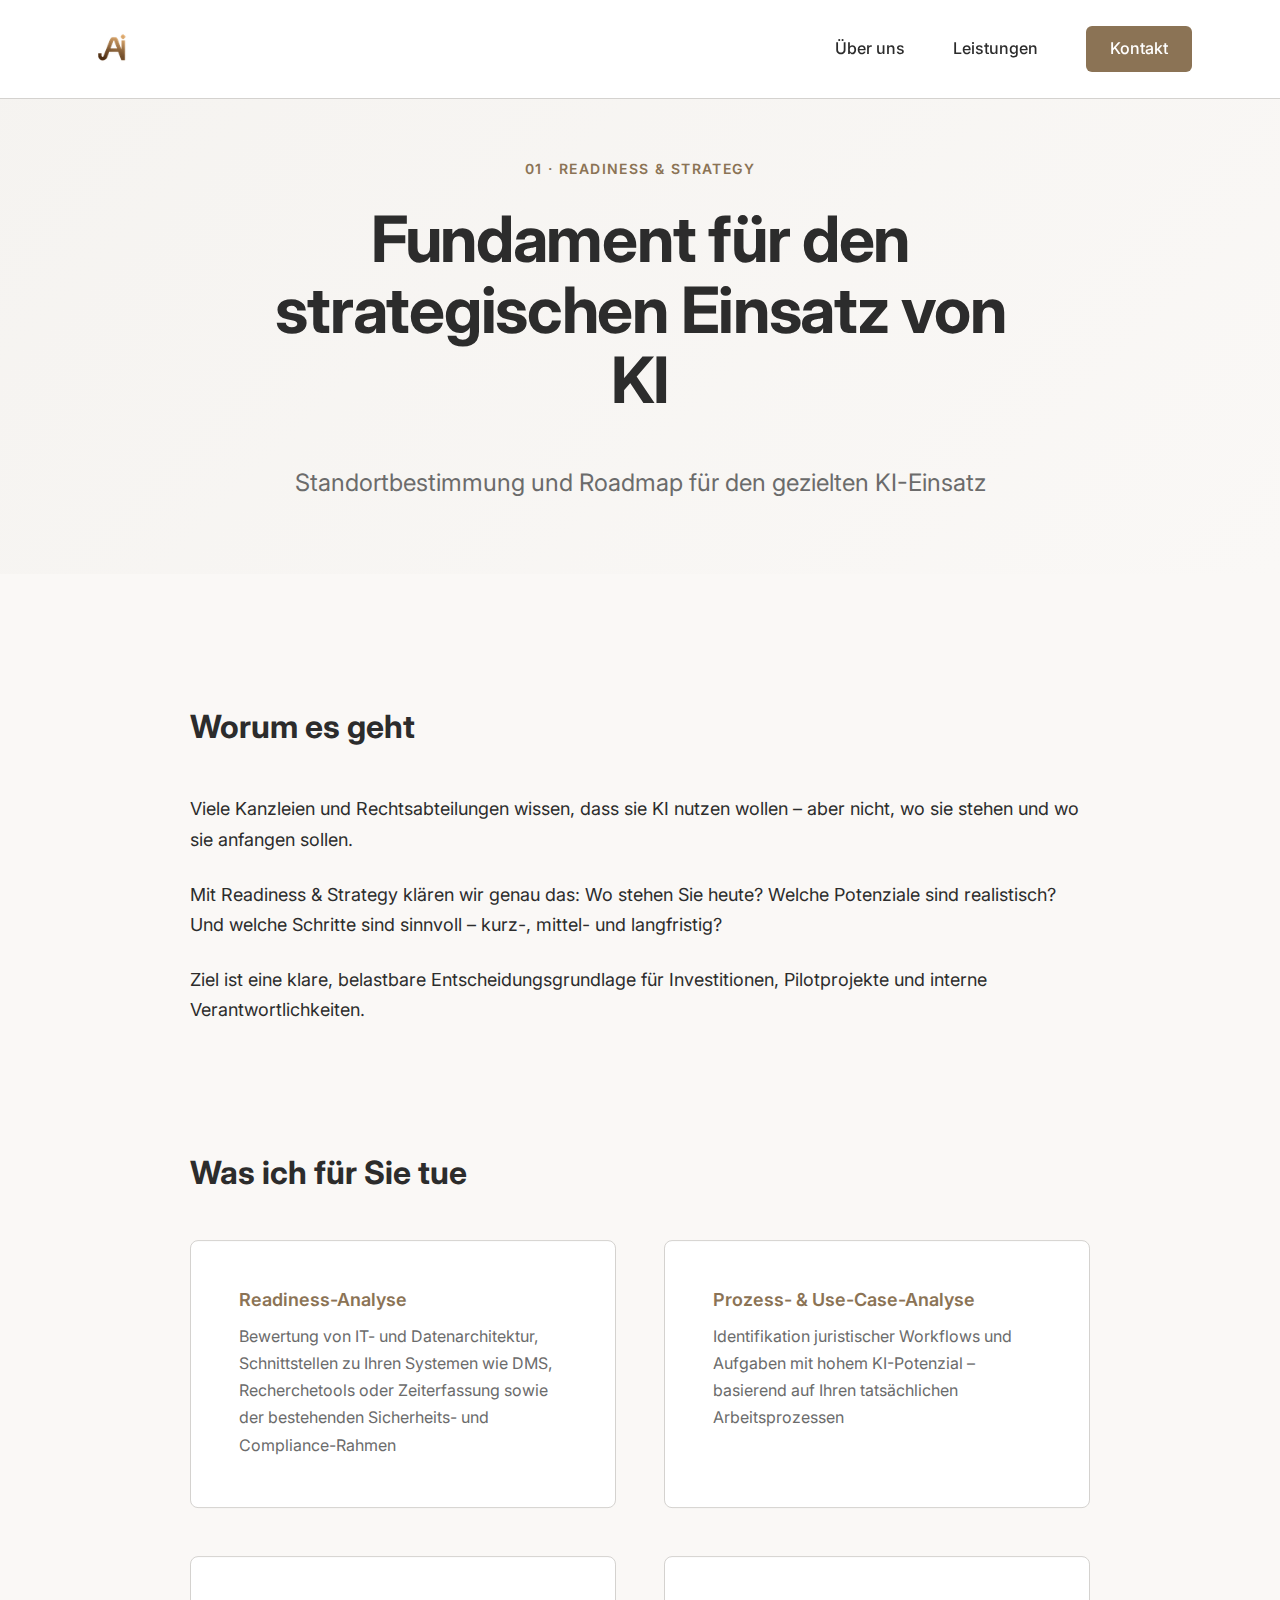
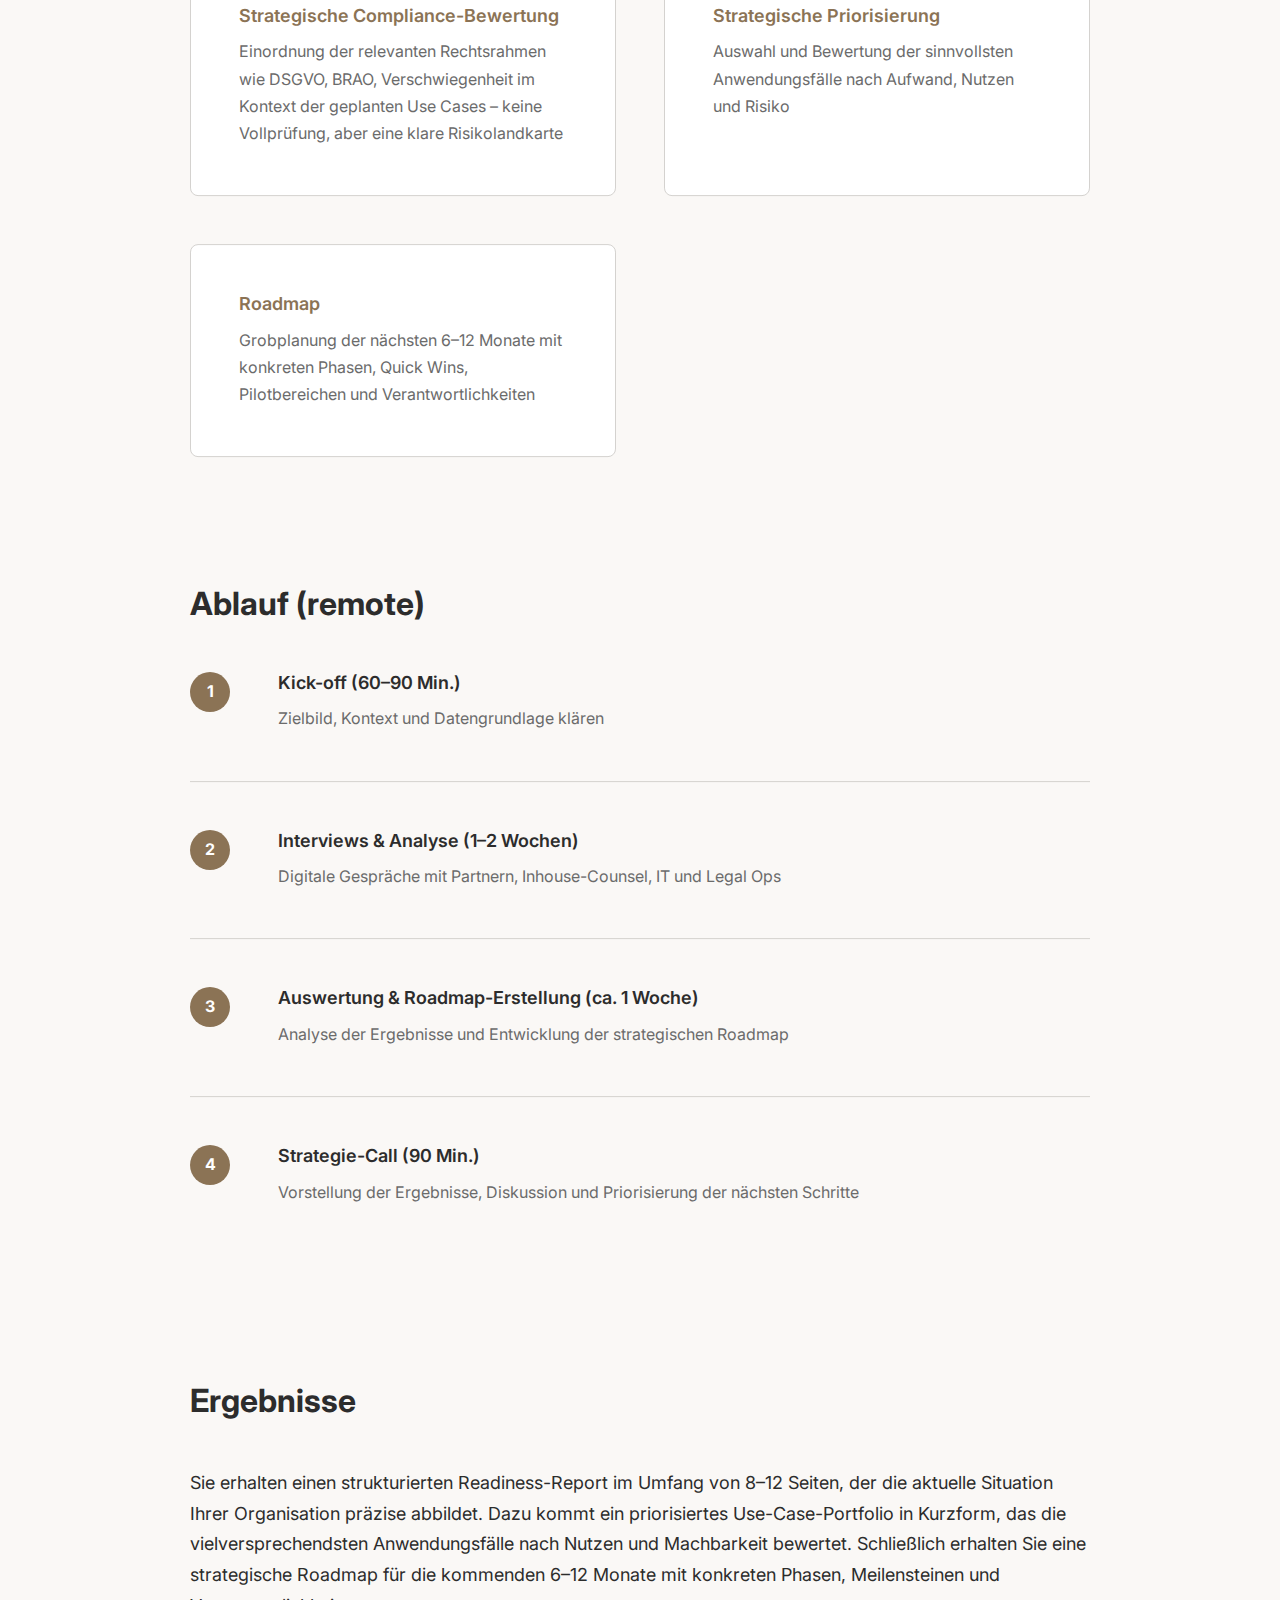
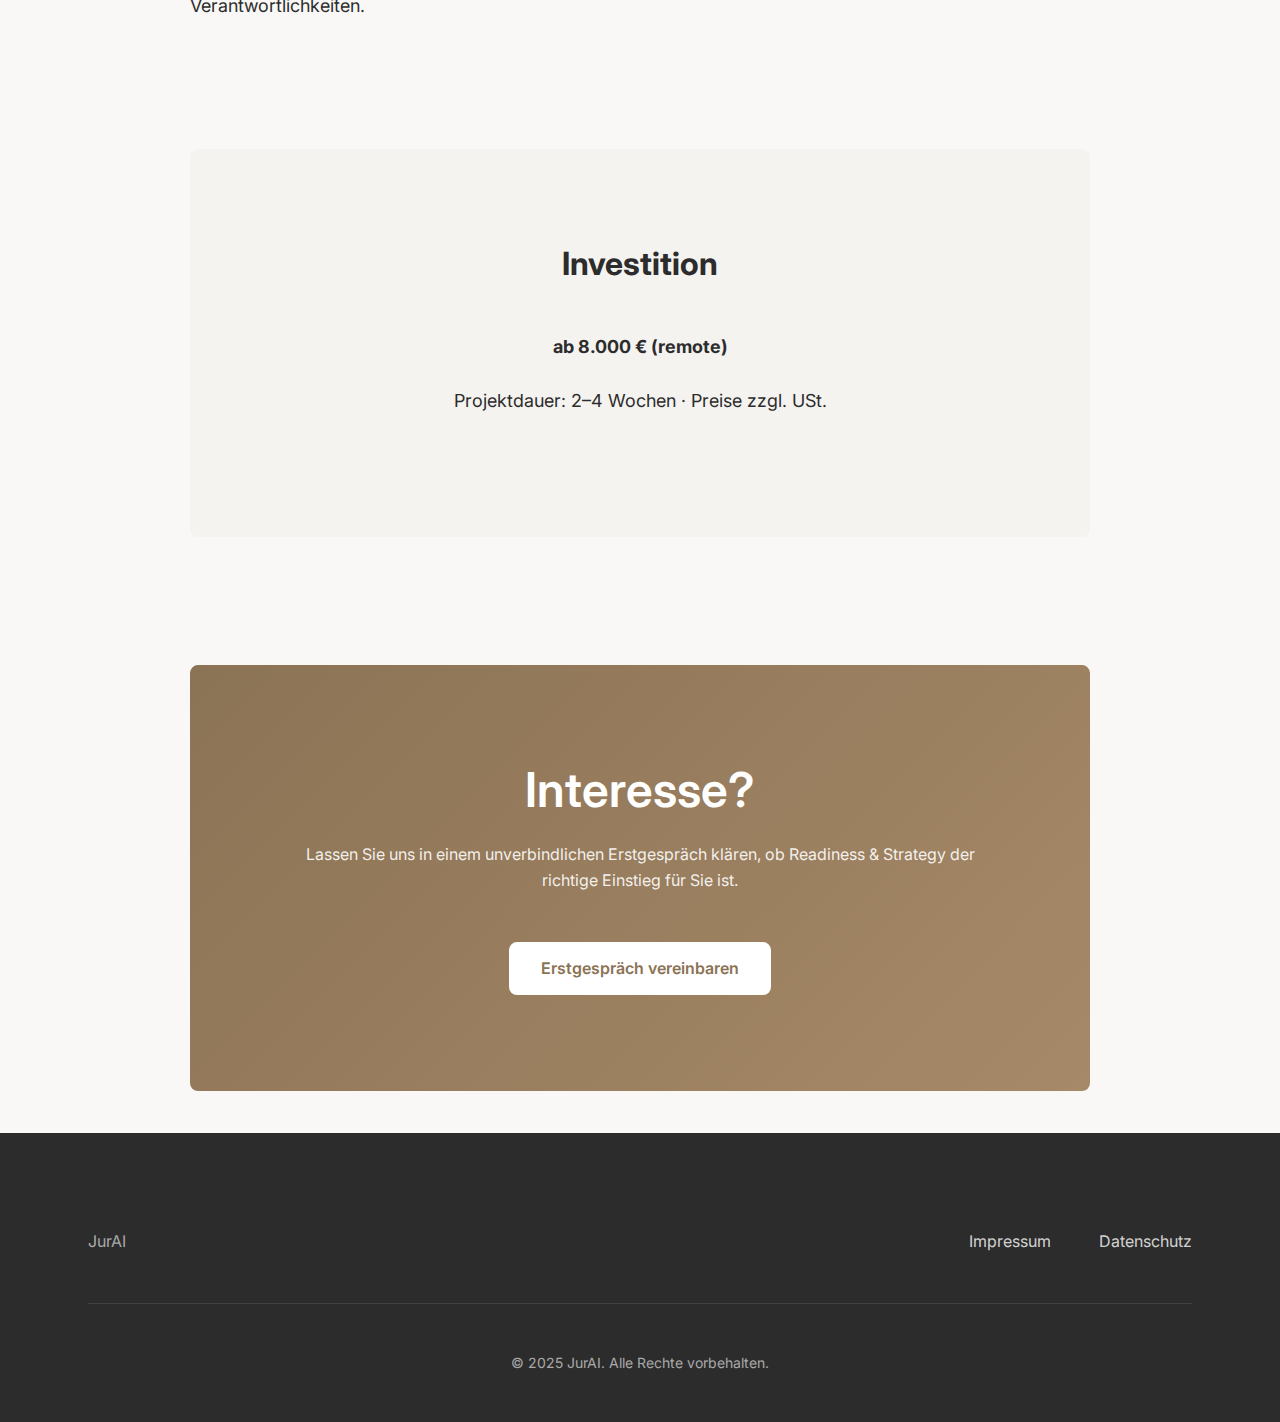
<file: readiness-strategy.html>
<!DOCTYPE html>
<html lang="de">
<head>
    <meta charset="UTF-8">
    <meta name="viewport" content="width=device-width, initial-scale=1.0">
    <title>Readiness & Strategy - JurAI</title>
    <link rel="icon" type="image/png" href="assets/favicon-gold.png">
    <link rel="apple-touch-icon" href="assets/favicon-gold.png">
    <link rel="stylesheet" href="css/styles.css?v=4.0">
    <link rel="preconnect" href="https://fonts.googleapis.com">
    <link rel="preconnect" href="https://fonts.gstatic.com" crossorigin>
    <link href="https://fonts.googleapis.com/css2?family=Inter:wght@300;400;500;600;700&display=swap" rel="stylesheet">
</head>
<body>
    <!-- Navigation -->
    <nav class="nav">
        <div class="container">
            <div class="nav-content">
                <a href="index.html" class="logo">
                    <img src="assets/favicon-gold.png" alt="JurAI Logo" class="logo-image">
                </a>
                <div class="nav-links">
                    <a href="index.html#about">Über uns</a>
                    <a href="index.html#leistungen">Leistungen</a>
                    <a href="index.html#kontakt" class="cta-button">Kontakt</a>
                </div>
                <button class="mobile-menu-toggle" aria-label="Menü öffnen">
                    <span></span>
                    <span></span>
                    <span></span>
                </button>
            </div>
        </div>
    </nav>

    <!-- Service Hero -->
    <section class="service-hero">
        <div class="container">
            <div class="service-hero-content">
                <span class="service-label">01 · Readiness & Strategy</span>
                <h1 class="service-hero-title">Fundament für den strategischen Einsatz von KI</h1>
                <p class="service-hero-subtitle">
                    Standortbestimmung und Roadmap für den gezielten KI-Einsatz
                </p>
            </div>
        </div>
    </section>

    <!-- Service Details -->
    <section class="service-detail">
        <div class="container">
            <div class="service-detail-content">
                <div class="detail-section">
                    <h2>Worum es geht</h2>
                    <p>
                        Viele Kanzleien und Rechtsabteilungen wissen, dass sie KI nutzen wollen – aber nicht, wo sie stehen und wo sie anfangen sollen.
                    </p>
                    <p>
                        Mit Readiness & Strategy klären wir genau das: Wo stehen Sie heute? Welche Potenziale sind realistisch? Und welche Schritte sind sinnvoll – kurz-, mittel- und langfristig?
                    </p>
                    <p>
                        Ziel ist eine klare, belastbare Entscheidungsgrundlage für Investitionen, Pilotprojekte und interne Verantwortlichkeiten.
                    </p>
                </div>

                <div class="detail-section">
                    <h2>Was ich für Sie tue</h2>
                    <div class="detail-grid">
                        <div class="detail-item">
                            <h3>Readiness-Analyse</h3>
                            <p>Bewertung von IT- und Datenarchitektur, Schnittstellen zu Ihren Systemen wie DMS, Recherchetools oder Zeiterfassung sowie der bestehenden Sicherheits- und Compliance-Rahmen</p>
                        </div>
                        <div class="detail-item">
                            <h3>Prozess- & Use-Case-Analyse</h3>
                            <p>Identifikation juristischer Workflows und Aufgaben mit hohem KI-Potenzial – basierend auf Ihren tatsächlichen Arbeitsprozessen</p>
                        </div>
                        <div class="detail-item">
                            <h3>Strategische Compliance-Bewertung</h3>
                            <p>Einordnung der relevanten Rechtsrahmen wie DSGVO, BRAO, Verschwiegenheit im Kontext der geplanten Use Cases – keine Vollprüfung, aber eine klare Risikolandkarte</p>
                        </div>
                        <div class="detail-item">
                            <h3>Strategische Priorisierung</h3>
                            <p>Auswahl und Bewertung der sinnvollsten Anwendungsfälle nach Aufwand, Nutzen und Risiko</p>
                        </div>
                        <div class="detail-item">
                            <h3>Roadmap</h3>
                            <p>Grobplanung der nächsten 6–12 Monate mit konkreten Phasen, Quick Wins, Pilotbereichen und Verantwortlichkeiten</p>
                        </div>
                    </div>
                </div>

                <div class="detail-section">
                    <h2>Ablauf (remote)</h2>
                    <div class="timeline">
                        <div class="timeline-item">
                            <span class="timeline-number">1</span>
                            <div>
                                <h3>Kick-off (60–90 Min.)</h3>
                                <p>Zielbild, Kontext und Datengrundlage klären</p>
                            </div>
                        </div>
                        <div class="timeline-item">
                            <span class="timeline-number">2</span>
                            <div>
                                <h3>Interviews & Analyse (1–2 Wochen)</h3>
                                <p>Digitale Gespräche mit Partnern, Inhouse-Counsel, IT und Legal Ops</p>
                            </div>
                        </div>
                        <div class="timeline-item">
                            <span class="timeline-number">3</span>
                            <div>
                                <h3>Auswertung & Roadmap-Erstellung (ca. 1 Woche)</h3>
                                <p>Analyse der Ergebnisse und Entwicklung der strategischen Roadmap</p>
                            </div>
                        </div>
                        <div class="timeline-item">
                            <span class="timeline-number">4</span>
                            <div>
                                <h3>Strategie-Call (90 Min.)</h3>
                                <p>Vorstellung der Ergebnisse, Diskussion und Priorisierung der nächsten Schritte</p>
                            </div>
                        </div>
                    </div>
                </div>

                <div class="detail-section">
                    <h2>Ergebnisse</h2>
                    <p>
                        Sie erhalten einen strukturierten Readiness-Report im Umfang von 8–12 Seiten, der die aktuelle Situation Ihrer Organisation präzise abbildet. Dazu kommt ein priorisiertes Use-Case-Portfolio in Kurzform, das die vielversprechendsten Anwendungsfälle nach Nutzen und Machbarkeit bewertet. Schließlich erhalten Sie eine strategische Roadmap für die kommenden 6–12 Monate mit konkreten Phasen, Meilensteinen und Verantwortlichkeiten.
                    </p>
                </div>

                <div class="detail-section pricing-section">
                    <h2>Investition</h2>
                    <p class="price-large">ab 8.000 € (remote)</p>
                    <p class="price-details">
                        Projektdauer: 2–4 Wochen · Preise zzgl. USt.
                    </p>
                </div>

                <div class="cta-section">
                    <h2>Interesse?</h2>
                    <p>Lassen Sie uns in einem unverbindlichen Erstgespräch klären, ob Readiness & Strategy der richtige Einstieg für Sie ist.</p>
                    <a href="index.html#kontakt" class="btn btn-primary">Erstgespräch vereinbaren</a>
                </div>
            </div>
        </div>
    </section>

    <!-- Footer -->
    <footer class="footer">
        <div class="container">
            <div class="footer-content">
                <div class="footer-logo">
                    <p>JurAI</p>
                </div>
                <div class="footer-links">
                    <a href="impressum.html">Impressum</a>
                    <a href="datenschutz.html">Datenschutz</a>
                </div>
            </div>
            <div class="footer-bottom">
                <p>&copy; 2025 JurAI. Alle Rechte vorbehalten.</p>
            </div>
        </div>
    </footer>

    <script src="js/main.js?v=2.0"></script>
</body>
</html>
</file>
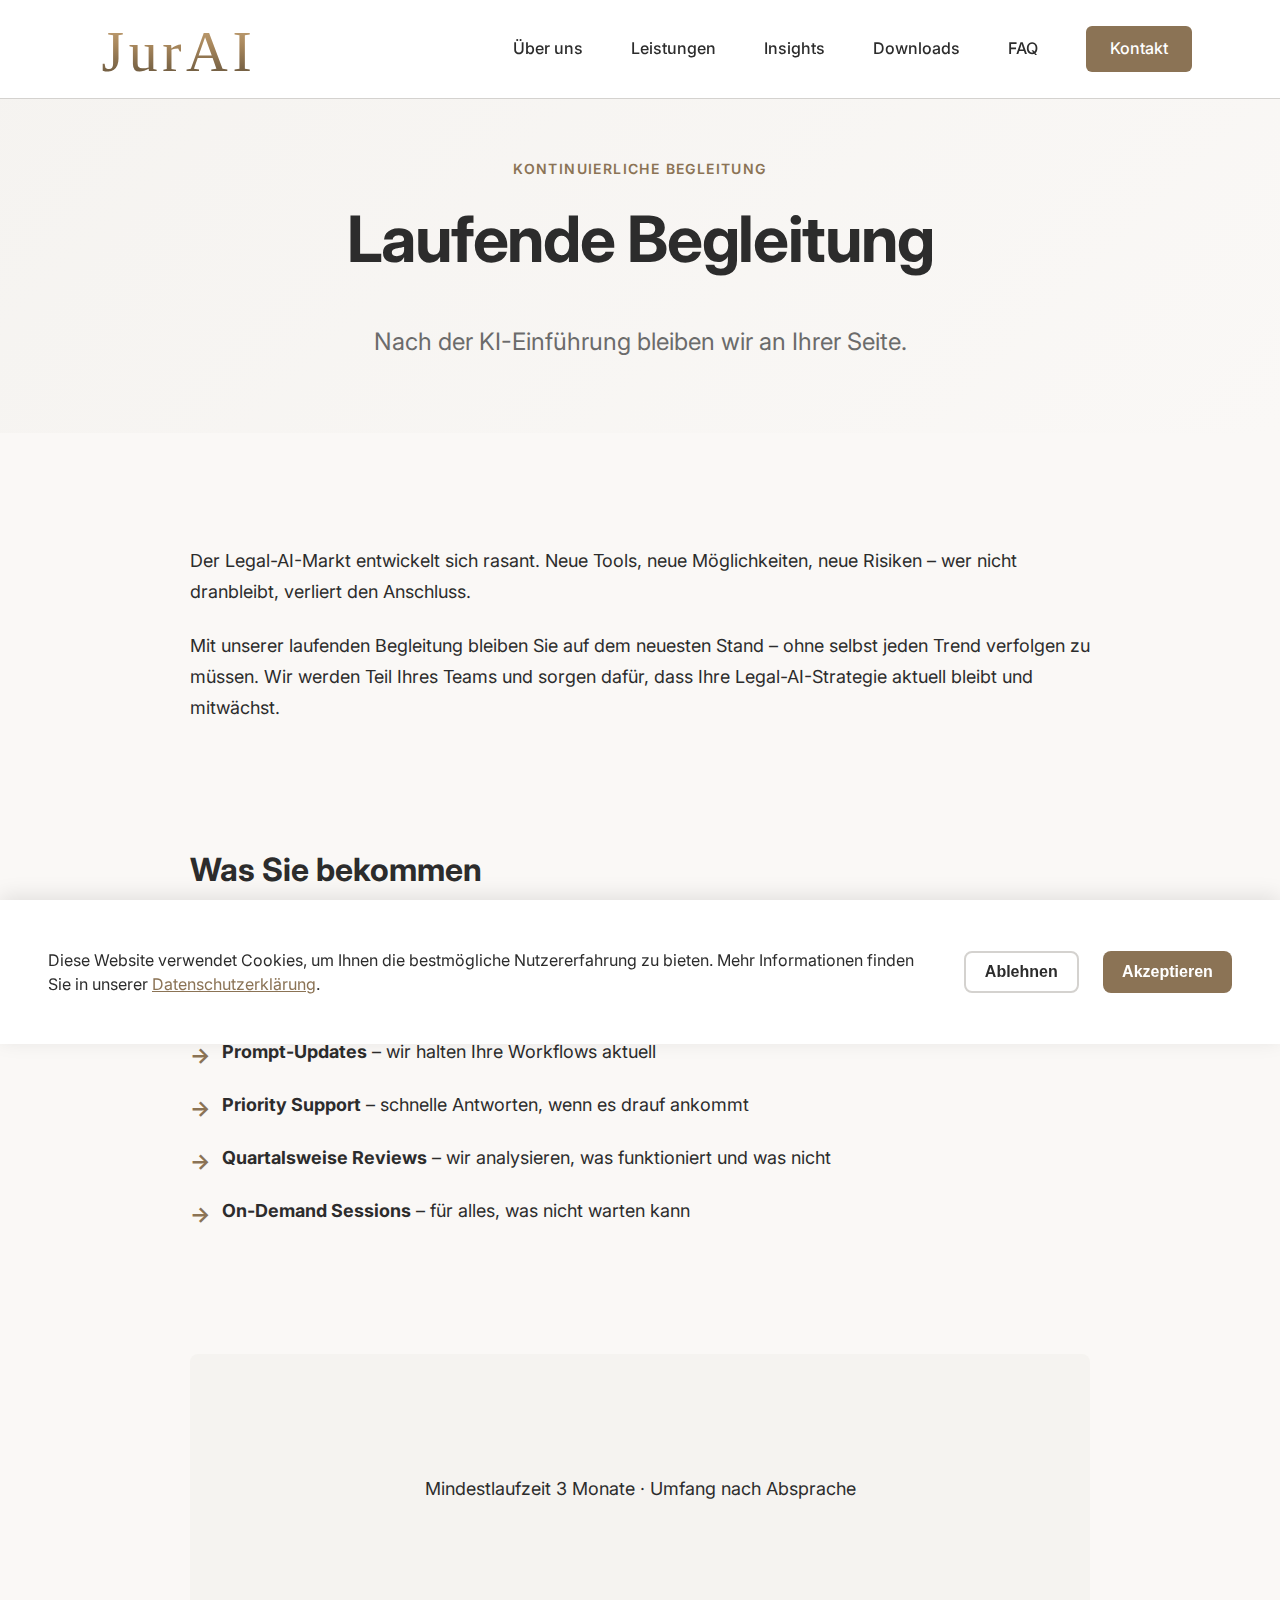
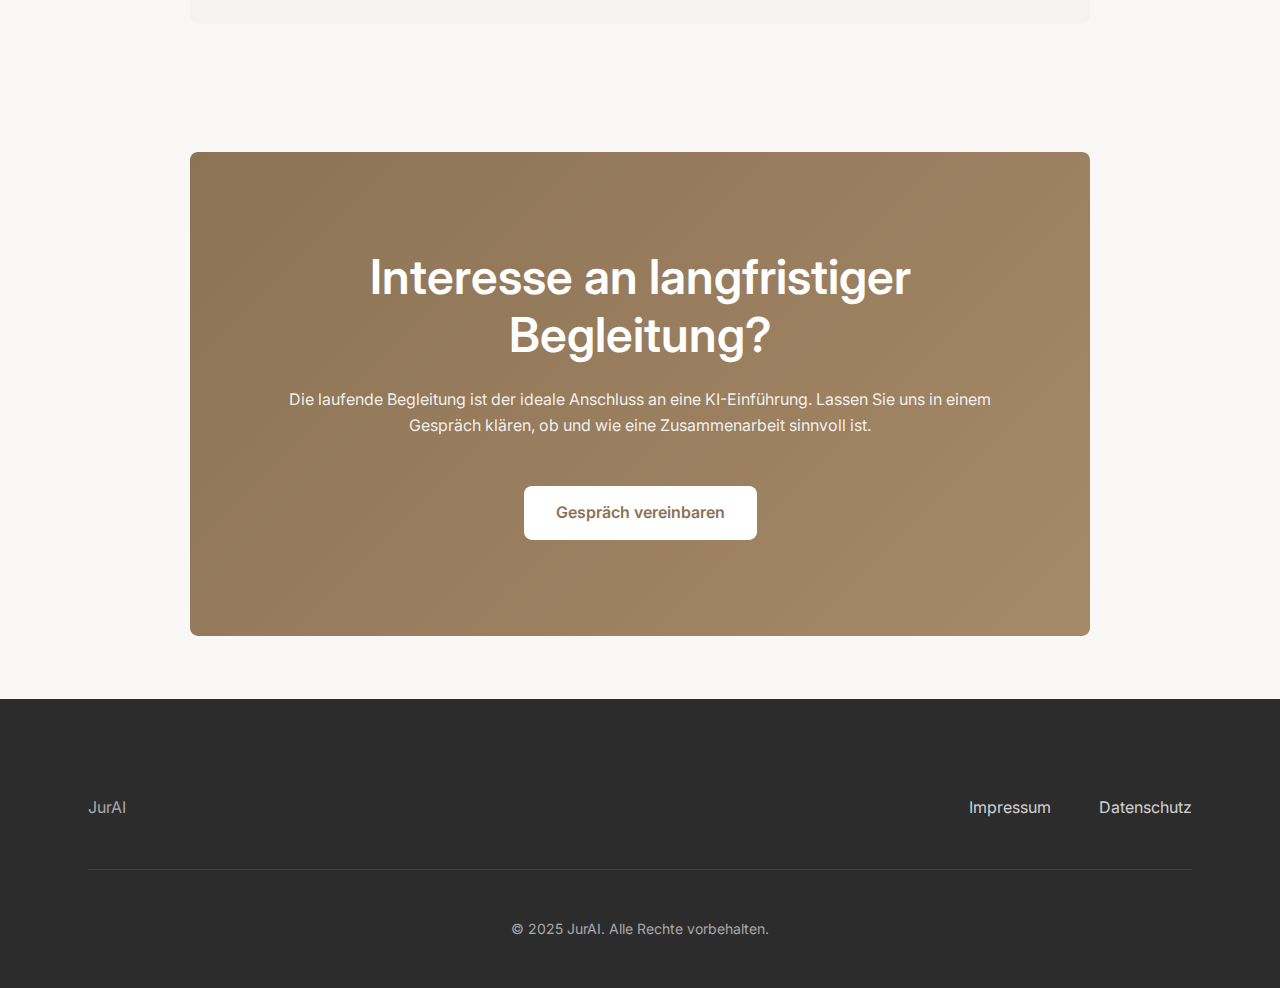
<file: retainer.html>
<!DOCTYPE html>
<html lang="de">
<head>
    <meta charset="UTF-8">
    <meta name="viewport" content="width=device-width, initial-scale=1.0">
    <meta name="description" content="Laufende Begleitung für Ihre Legal-AI-Strategie. Strategy Calls, Prompt-Updates, Priority Support. München.">
    <meta name="keywords" content="Legal AI Support, KI Beratung laufend, Legal AI Begleitung, KI Support Kanzlei, KI Strategie kontinuierlich, Legal AI Updates, Prompt Updates Kanzlei">
    <title>Laufende Begleitung | Kontinuierliche KI-Begleitung - JurAI</title>

    <!-- Open Graph -->
    <meta property="og:title" content="Laufende Begleitung - JurAI">
    <meta property="og:description" content="Kontinuierliche Begleitung für Ihre Legal-AI-Strategie. Strategy Calls, Prompt-Updates und Priority Support.">
    <meta property="og:type" content="website">
    <meta property="og:url" content="https://juraiconsulting.com/retainer.html">
    <meta property="og:image" content="https://juraiconsulting.com/assets/logo gold-taupe/jai_logo_taupe_transparent.png">

    <link rel="icon" type="image/png" href="assets/logo gold-taupe/jai_logo_taupe_transparent.png">
    <link rel="apple-touch-icon" href="assets/logo gold-taupe/jai_logo_taupe_transparent.png">
    <link rel="stylesheet" href="css/styles.css">
    <link rel="preconnect" href="https://fonts.googleapis.com">
    <link rel="preconnect" href="https://fonts.gstatic.com" crossorigin>
    <link href="https://fonts.googleapis.com/css2?family=Inter:wght@300;400;500;600;700&display=swap" rel="stylesheet">
</head>
<body>
    <!-- Navigation -->
    <nav class="nav">
        <div class="container">
            <div class="nav-content">
                <a href="index.html" class="logo">
                    <img src="assets/logo-new3.svg" alt="JurAI" class="logo-text">
                    <img src="assets/logo gold-taupe/jai_logo_taupe_transparent.png" alt="JurAI" class="logo-icon">
                </a>
                <div class="nav-links">
                    <a href="index.html#about" class="nav-link">
                        <span class="nav-text">Über uns</span>
                        <svg class="nav-icon" viewBox="0 0 24 24" fill="none" stroke="currentColor" stroke-width="1.5">
                            <path d="M17 21v-2a4 4 0 0 0-4-4H5a4 4 0 0 0-4 4v2"/>
                            <circle cx="9" cy="7" r="4"/>
                            <path d="M23 21v-2a4 4 0 0 0-3-3.87"/>
                            <path d="M16 3.13a4 4 0 0 1 0 7.75"/>
                        </svg>
                    </a>
                    <a href="index.html#leistungen" class="nav-link">
                        <span class="nav-text">Leistungen</span>
                        <svg class="nav-icon" viewBox="0 0 24 24" fill="none" stroke="currentColor" stroke-width="1.5">
                            <rect x="2" y="7" width="20" height="13" rx="2" ry="2"/>
                            <path d="M16 7V5a2 2 0 0 0-2-2h-4a2 2 0 0 0-2 2v2"/>
                            <line x1="12" y1="12" x2="12" y2="12.01"/>
                            <path d="M2 12h20"/>
                            <rect x="9" y="10" width="6" height="4" rx="0.5"/>
                        </svg>
                    </a>
                    <a href="insights.html" class="nav-link">
                        <span class="nav-text">Insights</span>
                        <svg class="nav-icon" viewBox="0 0 24 24" fill="none" stroke="currentColor" stroke-width="1.5">
                            <path d="M9.663 17h4.673M12 3v1m6.364 1.636l-.707.707M21 12h-1M4 12H3m3.343-5.657l-.707-.707m2.828 9.9a5 5 0 117.072 0l-.548.547A3.374 3.374 0 0014 18.469V19a2 2 0 11-4 0v-.531c0-.895-.356-1.754-.988-2.386l-.548-.547z"/>
                        </svg>
                    </a>
                    <a href="downloads.html" class="nav-link">
                        <span class="nav-text">Downloads</span>
                        <svg class="nav-icon" viewBox="0 0 24 24" fill="none" stroke="currentColor" stroke-width="1.5">
                            <path d="M21 15v4a2 2 0 0 1-2 2H5a2 2 0 0 1-2-2v-4"/>
                            <polyline points="7 10 12 15 17 10"/>
                            <line x1="12" y1="15" x2="12" y2="3"/>
                        </svg>
                    </a>
                    <a href="index.html#faq" class="nav-link">
                        <span class="nav-text">FAQ</span>
                        <span class="nav-icon nav-icon-text">?</span>
                    </a>
                    <a href="index.html#kontakt" class="nav-link cta-button">
                        <span class="nav-text">Kontakt</span>
                        <svg class="nav-icon" viewBox="0 0 24 24" fill="none" stroke="currentColor" stroke-width="1.5">
                            <path d="M4 4h16c1.1 0 2 .9 2 2v12c0 1.1-.9 2-2 2H4c-1.1 0-2-.9-2-2V6c0-1.1.9-2 2-2z"/>
                            <polyline points="22,6 12,13 2,6"/>
                        </svg>
                    </a>
                </div>
                <button class="mobile-menu-toggle" aria-label="Menü öffnen">
                    <span></span>
                    <span></span>
                    <span></span>
                </button>
            </div>
        </div>
    </nav>

    <!-- Service Hero -->
    <section class="service-hero">
        <div class="container">
            <div class="service-hero-content">
                <span class="service-label">Kontinuierliche Begleitung</span>
                <h1 class="service-hero-title">Laufende Begleitung</h1>
                <p class="service-hero-subtitle">
                    Nach der KI-Einführung bleiben wir an Ihrer Seite.
                </p>
            </div>
        </div>
    </section>

    <!-- Laufende Begleitung Details -->
    <section class="service-detail">
        <div class="container">
            <div class="service-detail-content">
                <div class="detail-section">
                    <p>
                        Der Legal-AI-Markt entwickelt sich rasant. Neue Tools, neue Möglichkeiten, neue Risiken – wer nicht dranbleibt, verliert den Anschluss.
                    </p>
                    <p>
                        Mit unserer laufenden Begleitung bleiben Sie auf dem neuesten Stand – ohne selbst jeden Trend verfolgen zu müssen. Wir werden Teil Ihres Teams und sorgen dafür, dass Ihre Legal-AI-Strategie aktuell bleibt und mitwächst.
                    </p>
                </div>

                <div class="detail-section">
                    <h2>Was Sie bekommen</h2>
                    <ul class="deliverables-list">
                        <li><strong>Monatliche Strategy Calls</strong> – neue Entwicklungen, Use Cases und Optimierungspotenzial</li>
                        <li><strong>Prompt-Updates</strong> – wir halten Ihre Workflows aktuell</li>
                        <li><strong>Priority Support</strong> – schnelle Antworten, wenn es drauf ankommt</li>
                        <li><strong>Quartalsweise Reviews</strong> – wir analysieren, was funktioniert und was nicht</li>
                        <li><strong>On-Demand Sessions</strong> – für alles, was nicht warten kann</li>
                    </ul>
                </div>

                <div class="detail-section pricing-section">
                    <p class="price-details">
                        Mindestlaufzeit 3 Monate · Umfang nach Absprache
                    </p>
                </div>

                <div class="cta-section">
                    <h2>Interesse an langfristiger Begleitung?</h2>
                    <p>Die laufende Begleitung ist der ideale Anschluss an eine KI-Einführung. Lassen Sie uns in einem Gespräch klären, ob und wie eine Zusammenarbeit sinnvoll ist.</p>
                    <a href="index.html#kontakt" class="btn btn-primary">Gespräch vereinbaren</a>
                </div>
            </div>
        </div>
    </section>

    <!-- Footer -->
    <footer class="footer">
        <div class="container">
            <div class="footer-content">
                <div class="footer-logo">
                    <p>JurAI</p>
                </div>
                <div class="footer-links">
                    <a href="impressum.html">Impressum</a>
                    <a href="datenschutz.html">Datenschutz</a>
                </div>
            </div>
            <div class="footer-bottom">
                <p>&copy; 2025 JurAI. Alle Rechte vorbehalten.</p>
            </div>
        </div>
    </footer>

    <!-- Cookie Consent Banner -->
    <div class="cookie-consent" id="cookieConsent">
        <div class="cookie-consent-content">
            <div class="cookie-consent-text">
                <p>Diese Website verwendet Cookies, um Ihnen die bestmögliche Nutzererfahrung zu bieten.
                Mehr Informationen finden Sie in unserer <a href="datenschutz.html">Datenschutzerklärung</a>.</p>
            </div>
            <div class="cookie-consent-buttons">
                <button class="btn btn-secondary" id="cookieDecline">Ablehnen</button>
                <button class="btn btn-primary" id="cookieAccept">Akzeptieren</button>
            </div>
        </div>
    </div>

    <script src="js/main.js"></script>
</body>
</html>
</file>
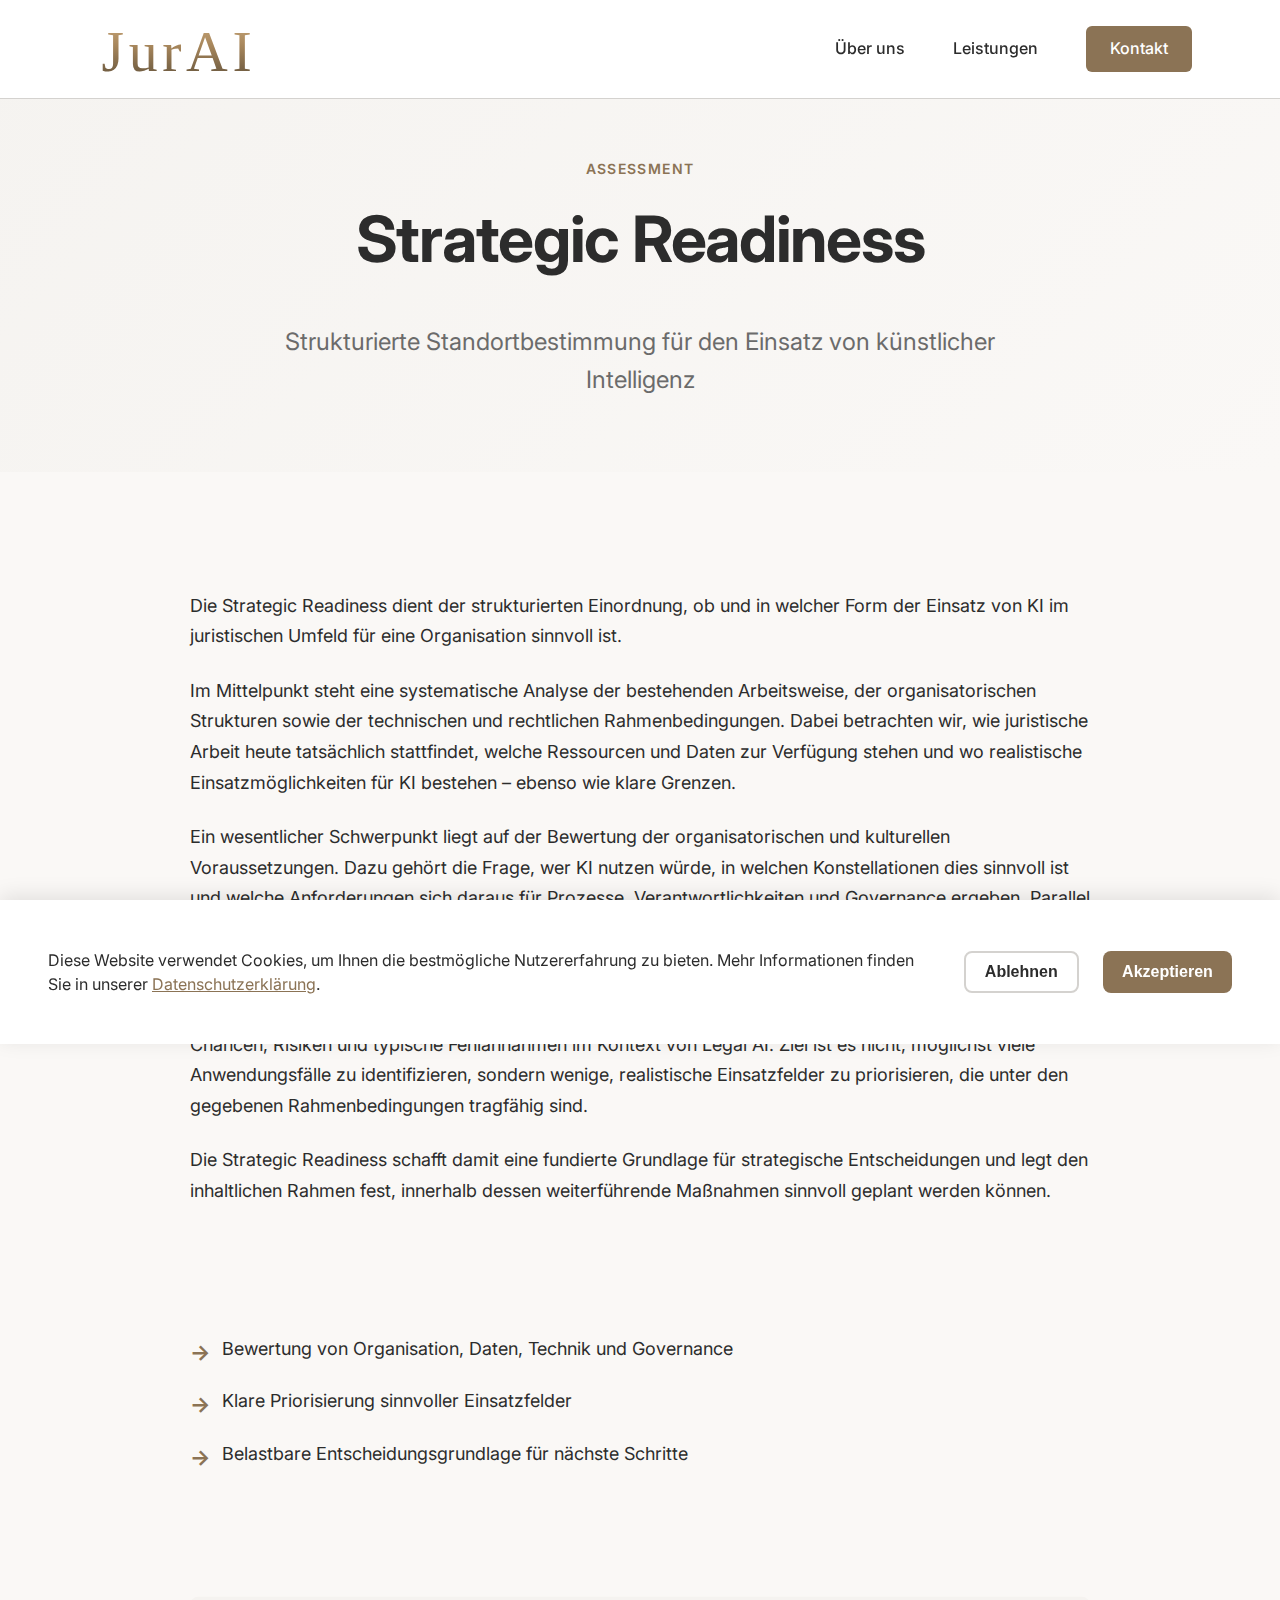
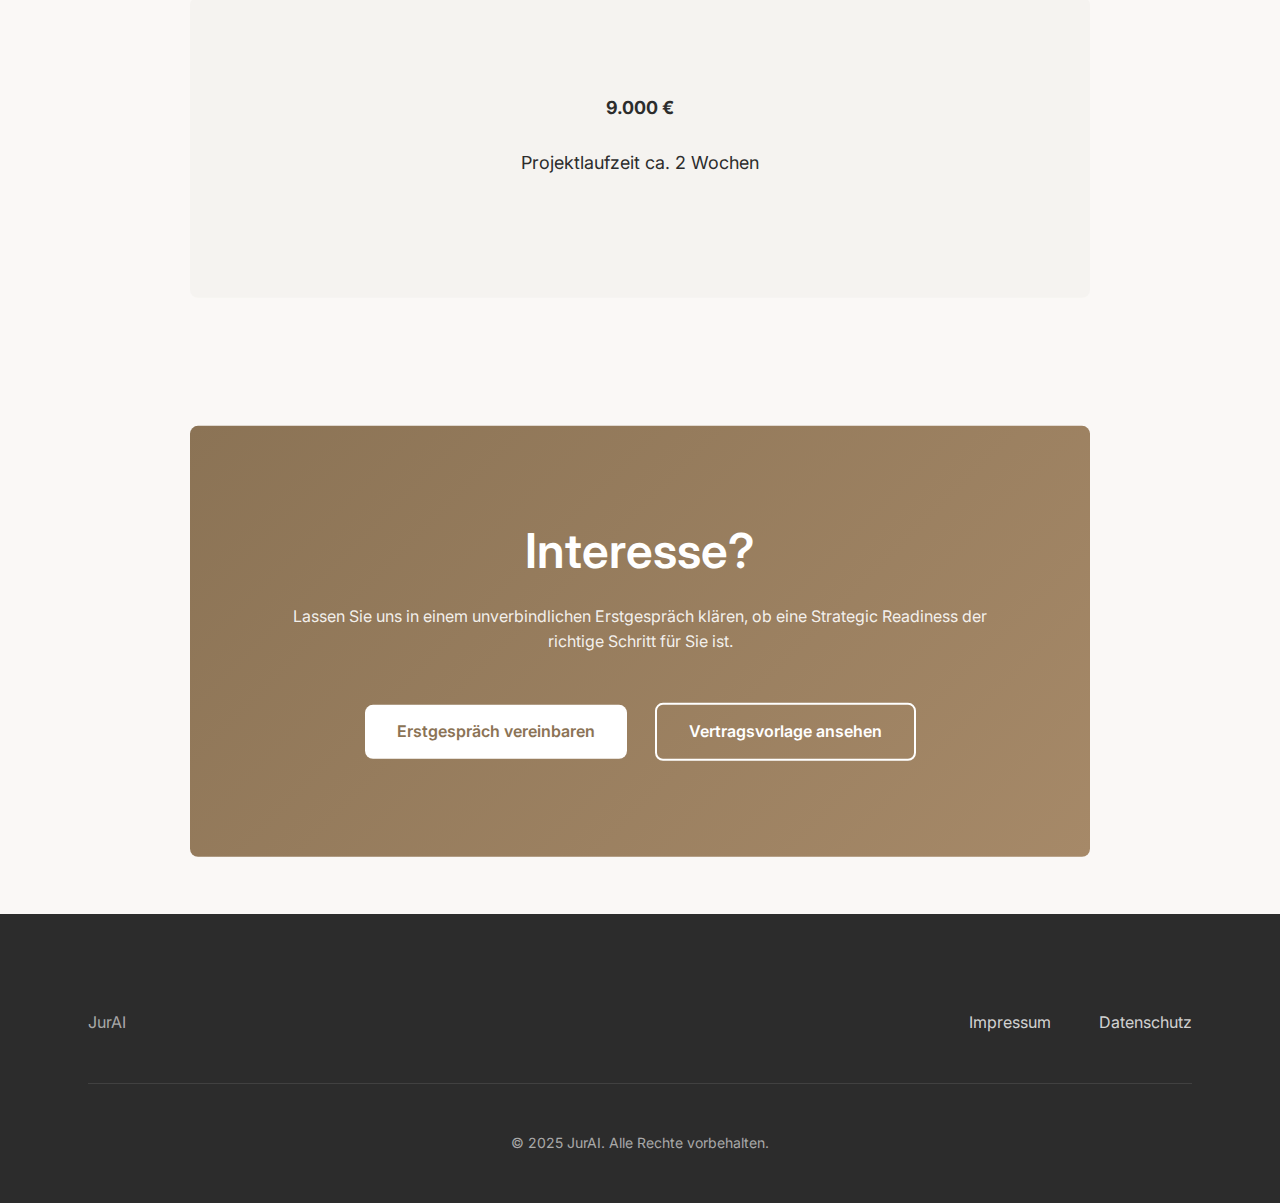
<file: strategic-readiness.html>
<!DOCTYPE html>
<html lang="de">
<head>
    <meta charset="UTF-8">
    <meta name="viewport" content="width=device-width, initial-scale=1.0">
    <meta name="description" content="Legal AI Readiness Assessment: Standortbestimmung Kanzlei & Rechtsabteilung. KI-Strategie, Governance, Daten, Technik. ChatGPT, Claude Einführung vorbereiten. München.">
    <meta name="keywords" content="Legal AI Readiness, Legal AI Assessment, KI Readiness Kanzlei, KI Readiness Rechtsabteilung, Legal AI Strategie, KI Strategie Kanzlei, KI Strategie Rechtsabteilung, Legal Tech Assessment, KI Assessment Recht, AI Readiness Check Legal, KI Einführung vorbereiten Kanzlei, Legal AI Analyse, KI Analyse Kanzlei, Legal Tech Audit, KI Audit Rechtsabteilung, Legal AI Governance, KI Governance Kanzlei, Datenanalyse Kanzlei KI, Legal AI Technik, IT Assessment Kanzlei, Legal AI Standortbestimmung, KI Potenzialanalyse Recht, Legal AI Evaluation, ChatGPT Einführung Kanzlei, Claude AI Vorbereitung, KI Machbarkeit Kanzlei, Legal Tech Roadmap, KI Roadmap Rechtsabteilung, Legal AI Planung, Digitalisierung Assessment Kanzlei, Legal Innovation Assessment, KI Reifegrad Kanzlei, AI Maturity Legal">
    <title>Legal AI Strategic Readiness | KI-Assessment Kanzlei & Rechtsabteilung - JurAI</title>

    <!-- Open Graph -->
    <meta property="og:title" content="Strategic Readiness - JurAI">
    <meta property="og:description" content="Strukturierte Standortbestimmung für Legal AI. Bewertung von Organisation, Daten, Technik und Governance.">
    <meta property="og:type" content="website">
    <meta property="og:url" content="https://juraiconsulting.com/strategic-readiness.html">
    <meta property="og:image" content="https://juraiconsulting.com/assets/logo gold-taupe/jai_logo_taupe_transparent.png">

    <link rel="icon" type="image/png" href="assets/logo gold-taupe/jai_logo_taupe_transparent.png">
    <link rel="apple-touch-icon" href="assets/logo gold-taupe/jai_logo_taupe_transparent.png">
    <link rel="stylesheet" href="css/styles.css">
    <link rel="preconnect" href="https://fonts.googleapis.com">
    <link rel="preconnect" href="https://fonts.gstatic.com" crossorigin>
    <link href="https://fonts.googleapis.com/css2?family=Inter:wght@300;400;500;600;700&display=swap" rel="stylesheet">
</head>
<body>
    <!-- Navigation -->
    <nav class="nav">
        <div class="container">
            <div class="nav-content">
                <a href="index.html" class="logo">
                    <img src="assets/logo-new3.svg" alt="JurAI" class="logo-text">
                    <img src="assets/logo gold-taupe/jai_logo_taupe_transparent.png" alt="JurAI" class="logo-icon">
                </a>
                <div class="nav-links">
                    <a href="index.html#about" class="nav-link">
                        <span class="nav-text">Über uns</span>
                        <svg class="nav-icon" viewBox="0 0 24 24" fill="none" stroke="currentColor" stroke-width="1.5">
                            <path d="M17 21v-2a4 4 0 0 0-4-4H5a4 4 0 0 0-4 4v2"/>
                            <circle cx="9" cy="7" r="4"/>
                            <path d="M23 21v-2a4 4 0 0 0-3-3.87"/>
                            <path d="M16 3.13a4 4 0 0 1 0 7.75"/>
                        </svg>
                    </a>
                    <a href="index.html#leistungen" class="nav-link">
                        <span class="nav-text">Leistungen</span>
                        <svg class="nav-icon" viewBox="0 0 24 24" fill="none" stroke="currentColor" stroke-width="1.5">
                            <rect x="2" y="7" width="20" height="13" rx="2" ry="2"/>
                            <path d="M16 7V5a2 2 0 0 0-2-2h-4a2 2 0 0 0-2 2v2"/>
                            <line x1="12" y1="12" x2="12" y2="12.01"/>
                            <path d="M2 12h20"/>
                            <rect x="9" y="10" width="6" height="4" rx="0.5"/>
                        </svg>
                    </a>
                    <a href="index.html#kontakt" class="nav-link cta-button">
                        <span class="nav-text">Kontakt</span>
                        <svg class="nav-icon" viewBox="0 0 24 24" fill="none" stroke="currentColor" stroke-width="1.5">
                            <path d="M4 4h16c1.1 0 2 .9 2 2v12c0 1.1-.9 2-2 2H4c-1.1 0-2-.9-2-2V6c0-1.1.9-2 2-2z"/>
                            <polyline points="22,6 12,13 2,6"/>
                        </svg>
                    </a>
                </div>
                <button class="mobile-menu-toggle" aria-label="Menü öffnen">
                    <span></span>
                    <span></span>
                    <span></span>
                </button>
            </div>
        </div>
    </nav>

    <!-- Service Hero -->
    <section class="service-hero">
        <div class="container">
            <div class="service-hero-content">
                <span class="service-label">Assessment</span>
                <h1 class="service-hero-title">Strategic Readiness</h1>
                <p class="service-hero-subtitle">
                    Strukturierte Standortbestimmung für den Einsatz von künstlicher Intelligenz
                </p>
            </div>
        </div>
    </section>

    <!-- Service Details -->
    <section class="service-detail">
        <div class="container">
            <div class="service-detail-content">
                <div class="detail-section">
                    <p>
                        Die Strategic Readiness dient der strukturierten Einordnung, ob und in welcher Form der Einsatz von KI im juristischen Umfeld für eine Organisation sinnvoll ist.
                    </p>
                    <p>
                        Im Mittelpunkt steht eine systematische Analyse der bestehenden Arbeitsweise, der organisatorischen Strukturen sowie der technischen und rechtlichen Rahmenbedingungen. Dabei betrachten wir, wie juristische Arbeit heute tatsächlich stattfindet, welche Ressourcen und Daten zur Verfügung stehen und wo realistische Einsatzmöglichkeiten für KI bestehen – ebenso wie klare Grenzen.
                    </p>
                    <p>
                        Ein wesentlicher Schwerpunkt liegt auf der Bewertung der organisatorischen und kulturellen Voraussetzungen. Dazu gehört die Frage, wer KI nutzen würde, in welchen Konstellationen dies sinnvoll ist und welche Anforderungen sich daraus für Prozesse, Verantwortlichkeiten und Governance ergeben. Parallel analysieren wir die vorhandene Datenbasis sowie deren Struktur, Verfügbarkeit und Eignung für KI-gestützte Anwendungen.
                    </p>
                    <p>
                        Darüber hinaus ordnen wir technische, regulatorische und haftungsrelevante Aspekte ein und bewerten Chancen, Risiken und typische Fehlannahmen im Kontext von Legal AI. Ziel ist es nicht, möglichst viele Anwendungsfälle zu identifizieren, sondern wenige, realistische Einsatzfelder zu priorisieren, die unter den gegebenen Rahmenbedingungen tragfähig sind.
                    </p>
                    <p>
                        Die Strategic Readiness schafft damit eine fundierte Grundlage für strategische Entscheidungen und legt den inhaltlichen Rahmen fest, innerhalb dessen weiterführende Maßnahmen sinnvoll geplant werden können.
                    </p>
                </div>

                <div class="detail-section">
                    <ul class="deliverables-list">
                        <li>Bewertung von Organisation, Daten, Technik und Governance</li>
                        <li>Klare Priorisierung sinnvoller Einsatzfelder</li>
                        <li>Belastbare Entscheidungsgrundlage für nächste Schritte</li>
                    </ul>
                </div>

                <div class="detail-section pricing-section">
                    <p class="price-large">9.000 €</p>
                    <p class="price-details">
                        Projektlaufzeit ca. 2 Wochen
                    </p>
                </div>

                <div class="cta-section">
                    <h2>Interesse?</h2>
                    <p>Lassen Sie uns in einem unverbindlichen Erstgespräch klären, ob eine Strategic Readiness der richtige Schritt für Sie ist.</p>
                    <a href="index.html#kontakt" class="btn btn-primary">Erstgespräch vereinbaren</a>
                    <a href="contracts/vertrag-strategic-readiness.html" class="btn btn-secondary">Vertragsvorlage ansehen</a>
                </div>
            </div>
        </div>
    </section>

    <!-- Footer -->
    <footer class="footer">
        <div class="container">
            <div class="footer-content">
                <div class="footer-logo">
                    <p>JurAI</p>
                </div>
                <div class="footer-links">
                    <a href="impressum.html">Impressum</a>
                    <a href="datenschutz.html">Datenschutz</a>
                </div>
            </div>
            <div class="footer-bottom">
                <p>&copy; 2025 JurAI. Alle Rechte vorbehalten.</p>
            </div>
        </div>
    </footer>

    <!-- Cookie Consent Banner -->
    <div class="cookie-consent" id="cookieConsent">
        <div class="cookie-consent-content">
            <div class="cookie-consent-text">
                <p>Diese Website verwendet Cookies, um Ihnen die bestmögliche Nutzererfahrung zu bieten.
                Mehr Informationen finden Sie in unserer <a href="datenschutz.html">Datenschutzerklärung</a>.</p>
            </div>
            <div class="cookie-consent-buttons">
                <button class="btn btn-secondary" id="cookieDecline">Ablehnen</button>
                <button class="btn btn-primary" id="cookieAccept">Akzeptieren</button>
            </div>
        </div>
    </div>

    <script src="js/main.js"></script>
</body>
</html>
</file>
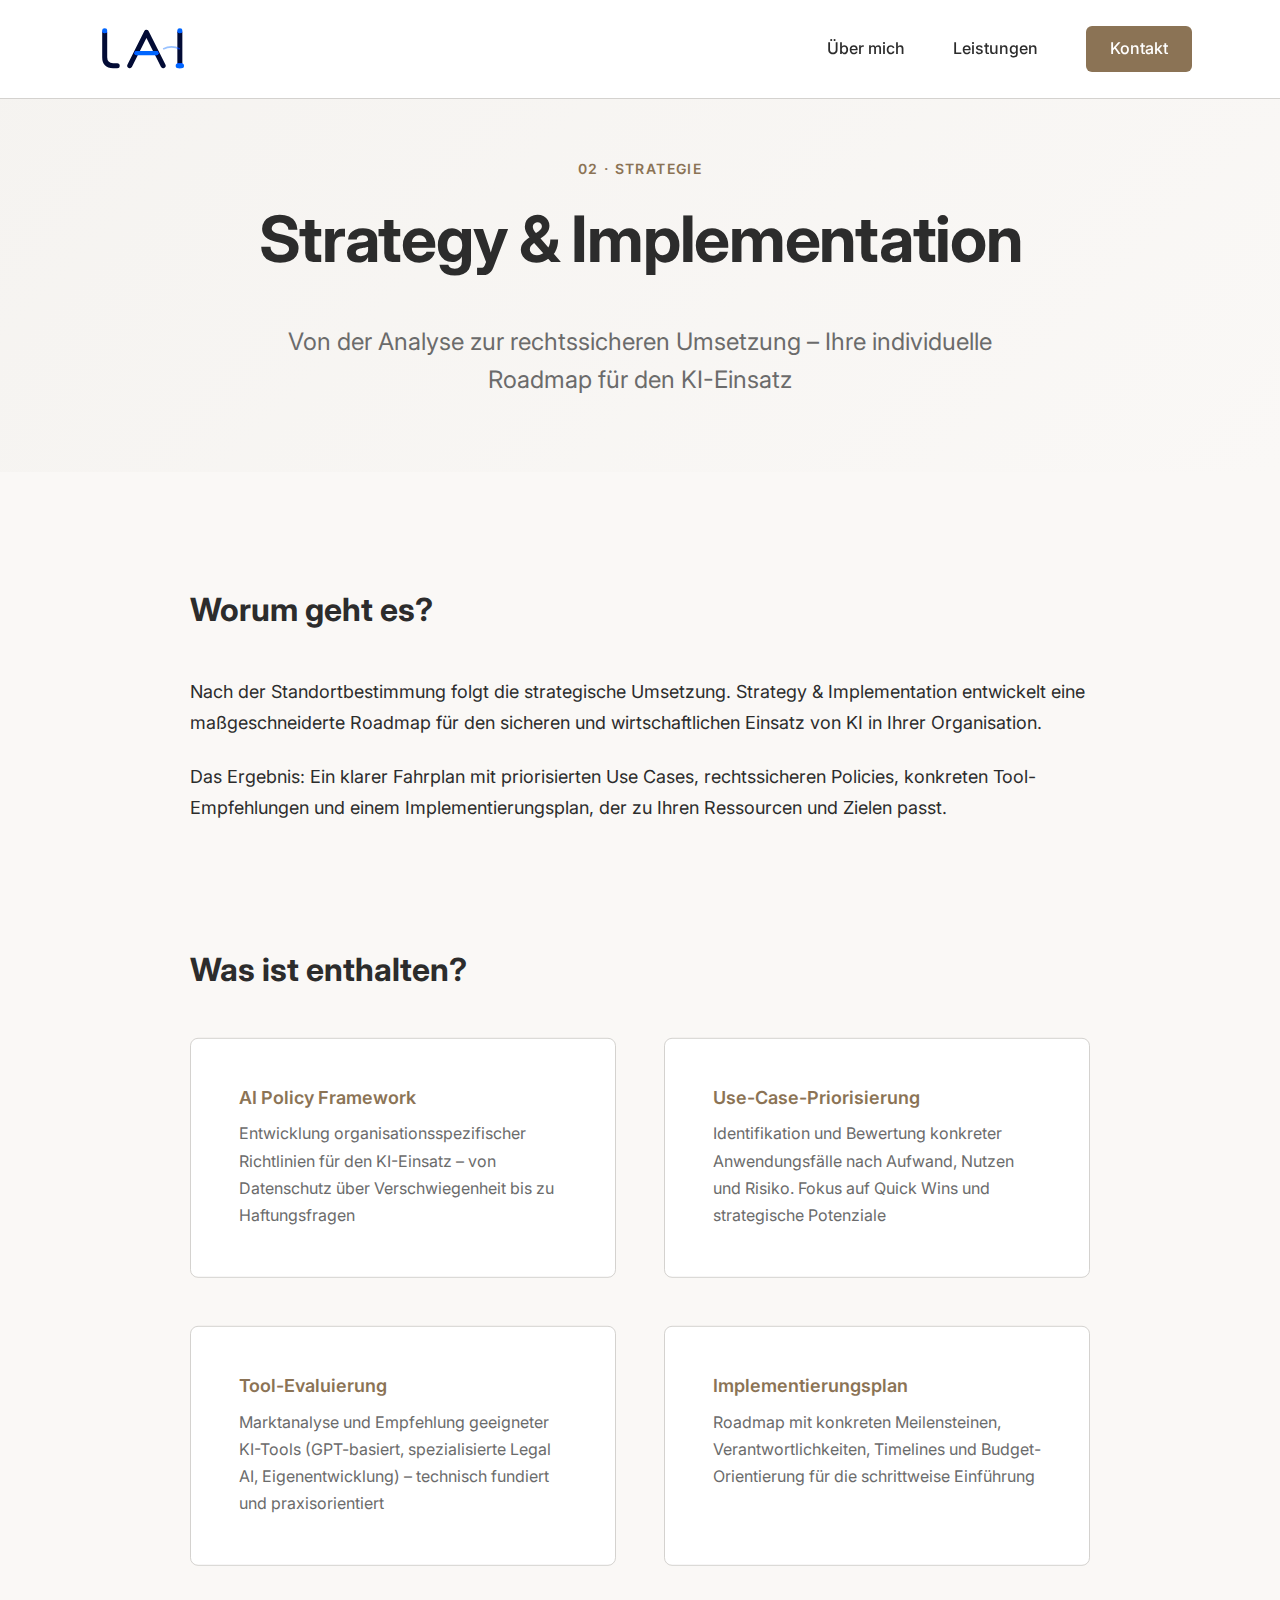
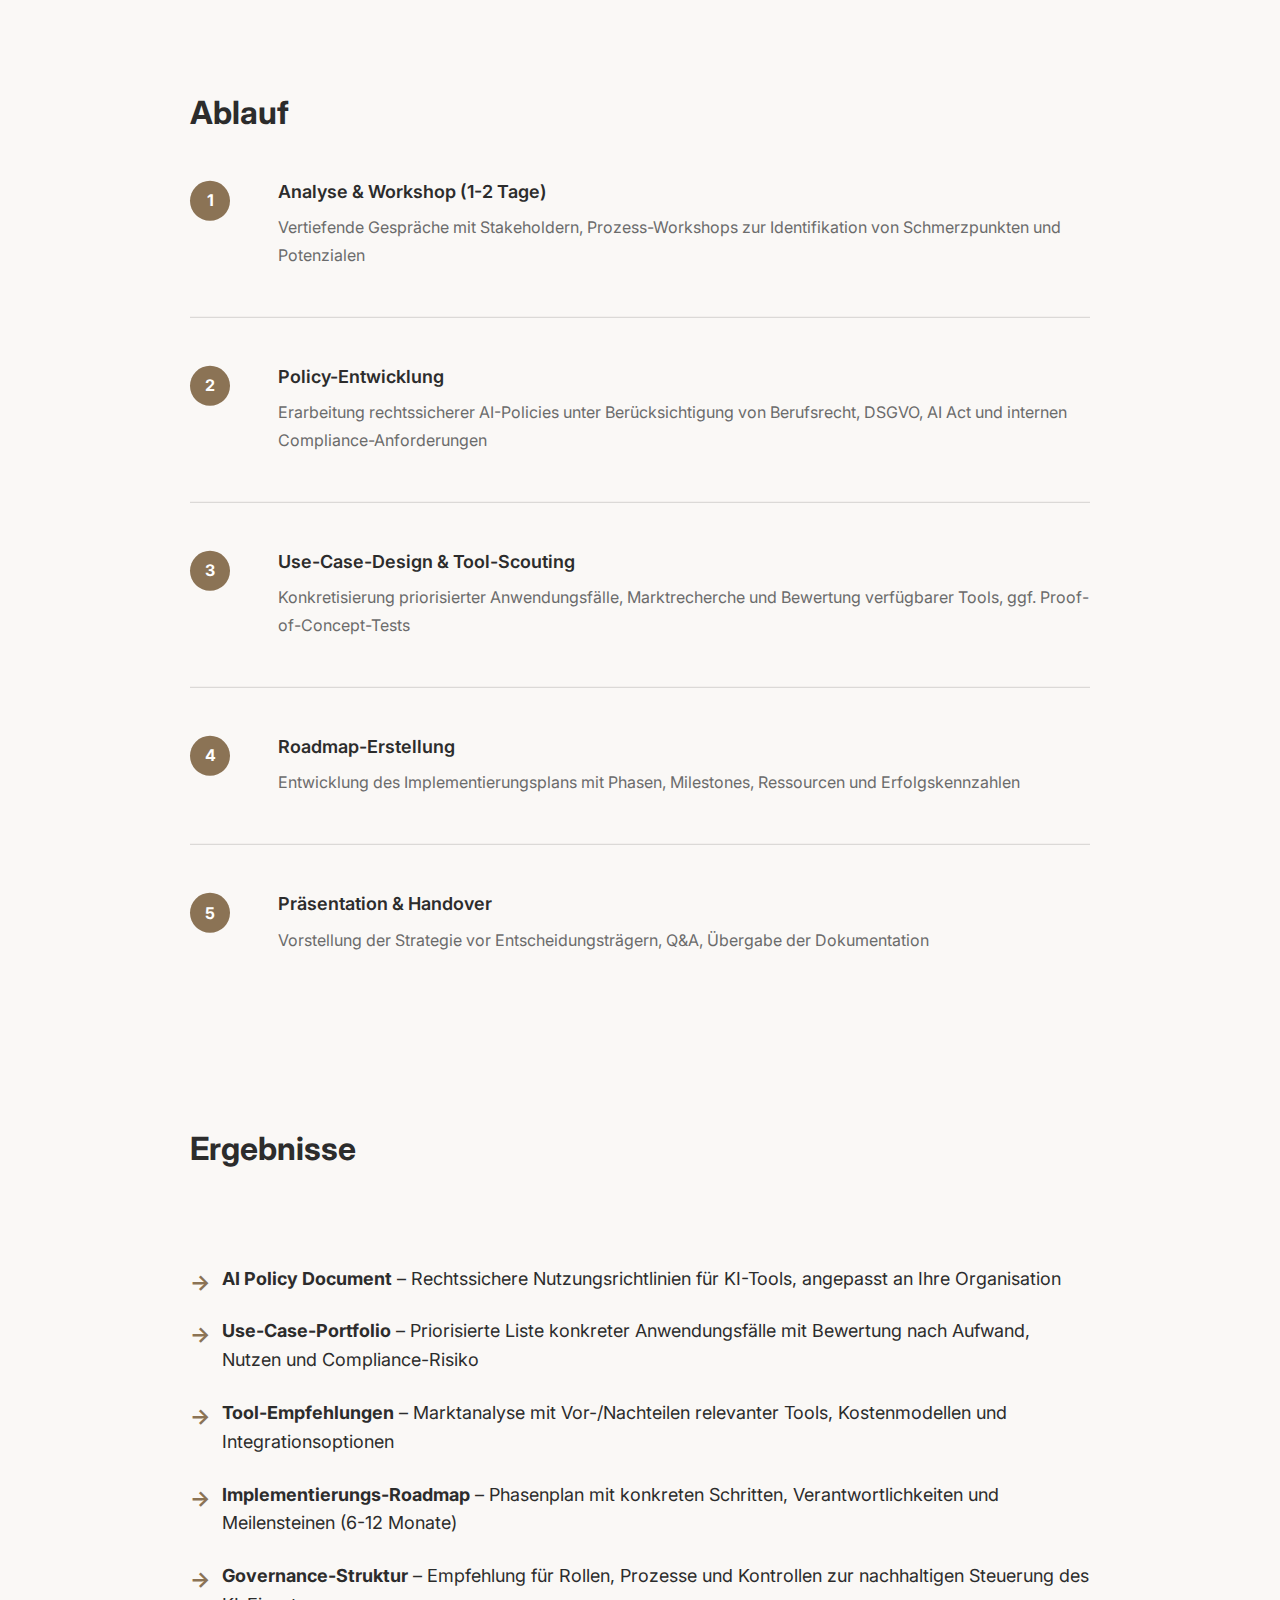
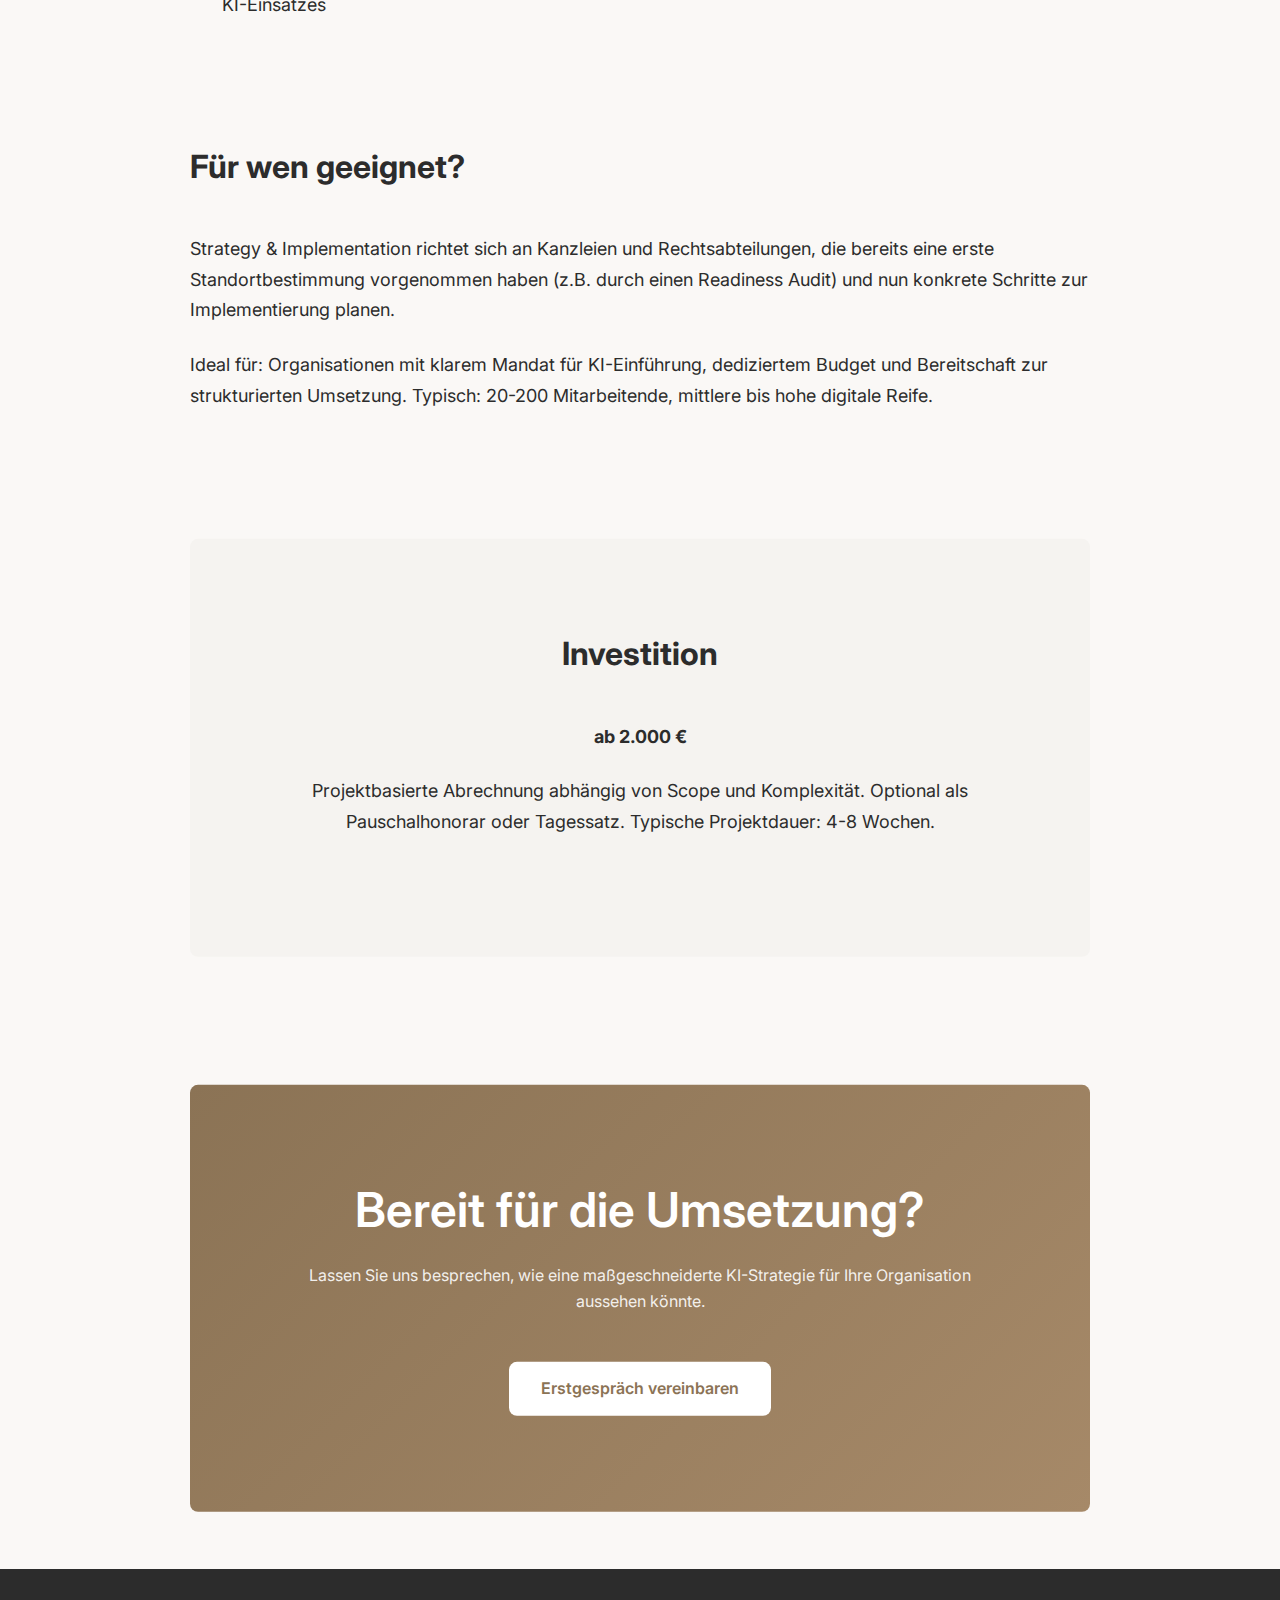
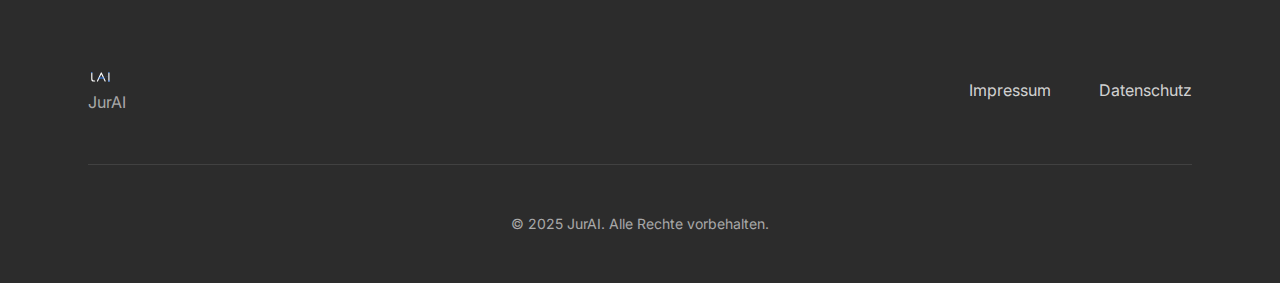
<file: strategy-implementation.html>
<!DOCTYPE html>
<html lang="de">
<head>
    <meta charset="UTF-8">
    <meta name="viewport" content="width=device-width, initial-scale=1.0">
    <title>Strategy & Implementation - JurAI</title>
    <link rel="icon" type="image/png" href="assets/favicon.png">
    <link rel="apple-touch-icon" href="assets/favicon.png">
    <link rel="stylesheet" href="css/styles.css">
    <link rel="preconnect" href="https://fonts.googleapis.com">
    <link rel="preconnect" href="https://fonts.gstatic.com" crossorigin>
    <link href="https://fonts.googleapis.com/css2?family=Inter:wght@300;400;500;600;700&display=swap" rel="stylesheet">
</head>
<body>
    <!-- Navigation -->
    <nav class="nav">
        <div class="container">
            <div class="nav-content">
                <a href="index.html" class="logo">
                    <img src="assets/logo.svg" alt="JurAI Logo" class="logo-image">
                </a>
                <div class="nav-links">
                    <a href="index.html#about">Über mich</a>
                    <a href="index.html#leistungen">Leistungen</a>
                    <a href="index.html#kontakt" class="cta-button">Kontakt</a>
                </div>
                <button class="mobile-menu-toggle" aria-label="Menü öffnen">
                    <span></span>
                    <span></span>
                    <span></span>
                </button>
            </div>
        </div>
    </nav>

    <!-- Service Hero -->
    <section class="service-hero">
        <div class="container">
            <div class="service-hero-content">
                <span class="service-label">02 · Strategie</span>
                <h1 class="service-hero-title">Strategy & Implementation</h1>
                <p class="service-hero-subtitle">
                    Von der Analyse zur rechtssicheren Umsetzung – Ihre individuelle Roadmap für den KI-Einsatz
                </p>
            </div>
        </div>
    </section>

    <!-- Service Details -->
    <section class="service-detail">
        <div class="container">
            <div class="service-detail-content">
                <div class="detail-section">
                    <h2>Worum geht es?</h2>
                    <p>
                        Nach der Standortbestimmung folgt die strategische Umsetzung. Strategy & Implementation entwickelt eine maßgeschneiderte Roadmap für den sicheren und wirtschaftlichen Einsatz von KI in Ihrer Organisation.
                    </p>
                    <p>
                        Das Ergebnis: Ein klarer Fahrplan mit priorisierten Use Cases, rechtssicheren Policies, konkreten Tool-Empfehlungen und einem Implementierungsplan, der zu Ihren Ressourcen und Zielen passt.
                    </p>
                </div>

                <div class="detail-section">
                    <h2>Was ist enthalten?</h2>
                    <div class="detail-grid">
                        <div class="detail-item">
                            <h3>AI Policy Framework</h3>
                            <p>Entwicklung organisationsspezifischer Richtlinien für den KI-Einsatz – von Datenschutz über Verschwiegenheit bis zu Haftungsfragen</p>
                        </div>
                        <div class="detail-item">
                            <h3>Use-Case-Priorisierung</h3>
                            <p>Identifikation und Bewertung konkreter Anwendungsfälle nach Aufwand, Nutzen und Risiko. Fokus auf Quick Wins und strategische Potenziale</p>
                        </div>
                        <div class="detail-item">
                            <h3>Tool-Evaluierung</h3>
                            <p>Marktanalyse und Empfehlung geeigneter KI-Tools (GPT-basiert, spezialisierte Legal AI, Eigenentwicklung) – technisch fundiert und praxisorientiert</p>
                        </div>
                        <div class="detail-item">
                            <h3>Implementierungsplan</h3>
                            <p>Roadmap mit konkreten Meilensteinen, Verantwortlichkeiten, Timelines und Budget-Orientierung für die schrittweise Einführung</p>
                        </div>
                    </div>
                </div>

                <div class="detail-section">
                    <h2>Ablauf</h2>
                    <div class="timeline">
                        <div class="timeline-item">
                            <span class="timeline-number">1</span>
                            <div>
                                <h3>Analyse & Workshop (1-2 Tage)</h3>
                                <p>Vertiefende Gespräche mit Stakeholdern, Prozess-Workshops zur Identifikation von Schmerzpunkten und Potenzialen</p>
                            </div>
                        </div>
                        <div class="timeline-item">
                            <span class="timeline-number">2</span>
                            <div>
                                <h3>Policy-Entwicklung</h3>
                                <p>Erarbeitung rechtssicherer AI-Policies unter Berücksichtigung von Berufsrecht, DSGVO, AI Act und internen Compliance-Anforderungen</p>
                            </div>
                        </div>
                        <div class="timeline-item">
                            <span class="timeline-number">3</span>
                            <div>
                                <h3>Use-Case-Design & Tool-Scouting</h3>
                                <p>Konkretisierung priorisierter Anwendungsfälle, Marktrecherche und Bewertung verfügbarer Tools, ggf. Proof-of-Concept-Tests</p>
                            </div>
                        </div>
                        <div class="timeline-item">
                            <span class="timeline-number">4</span>
                            <div>
                                <h3>Roadmap-Erstellung</h3>
                                <p>Entwicklung des Implementierungsplans mit Phasen, Milestones, Ressourcen und Erfolgskennzahlen</p>
                            </div>
                        </div>
                        <div class="timeline-item">
                            <span class="timeline-number">5</span>
                            <div>
                                <h3>Präsentation & Handover</h3>
                                <p>Vorstellung der Strategie vor Entscheidungsträgern, Q&A, Übergabe der Dokumentation</p>
                            </div>
                        </div>
                    </div>
                </div>

                <div class="detail-section">
                    <h2>Ergebnisse</h2>
                    <ul class="deliverables-list">
                        <li><strong>AI Policy Document</strong> – Rechtssichere Nutzungsrichtlinien für KI-Tools, angepasst an Ihre Organisation</li>
                        <li><strong>Use-Case-Portfolio</strong> – Priorisierte Liste konkreter Anwendungsfälle mit Bewertung nach Aufwand, Nutzen und Compliance-Risiko</li>
                        <li><strong>Tool-Empfehlungen</strong> – Marktanalyse mit Vor-/Nachteilen relevanter Tools, Kostenmodellen und Integrationsoptionen</li>
                        <li><strong>Implementierungs-Roadmap</strong> – Phasenplan mit konkreten Schritten, Verantwortlichkeiten und Meilensteinen (6-12 Monate)</li>
                        <li><strong>Governance-Struktur</strong> – Empfehlung für Rollen, Prozesse und Kontrollen zur nachhaltigen Steuerung des KI-Einsatzes</li>
                    </ul>
                </div>

                <div class="detail-section">
                    <h2>Für wen geeignet?</h2>
                    <p>
                        Strategy & Implementation richtet sich an Kanzleien und Rechtsabteilungen, die bereits eine erste Standortbestimmung vorgenommen haben (z.B. durch einen Readiness Audit) und nun konkrete Schritte zur Implementierung planen.
                    </p>
                    <p>
                        Ideal für: Organisationen mit klarem Mandat für KI-Einführung, dediziertem Budget und Bereitschaft zur strukturierten Umsetzung. Typisch: 20-200 Mitarbeitende, mittlere bis hohe digitale Reife.
                    </p>
                </div>

                <div class="detail-section pricing-section">
                    <h2>Investition</h2>
                    <p class="price-large">ab 2.000 €</p>
                    <p class="price-details">
                        Projektbasierte Abrechnung abhängig von Scope und Komplexität. Optional als Pauschalhonorar oder Tagessatz.
                        Typische Projektdauer: 4-8 Wochen.
                    </p>
                </div>

                <div class="cta-section">
                    <h2>Bereit für die Umsetzung?</h2>
                    <p>Lassen Sie uns besprechen, wie eine maßgeschneiderte KI-Strategie für Ihre Organisation aussehen könnte.</p>
                    <a href="index.html#kontakt" class="btn btn-primary">Erstgespräch vereinbaren</a>
                </div>
            </div>
        </div>
    </section>

    <!-- Footer -->
    <footer class="footer">
        <div class="container">
            <div class="footer-content">
                <div class="footer-logo">
                    <img src="assets/logo-white.svg" alt="JurAI Logo" class="footer-logo-image">
                    <p>JurAI</p>
                </div>
                <div class="footer-links">
                    <a href="impressum.html">Impressum</a>
                    <a href="datenschutz.html">Datenschutz</a>
                </div>
            </div>
            <div class="footer-bottom">
                <p>&copy; 2025 JurAI. Alle Rechte vorbehalten.</p>
            </div>
        </div>
    </footer>

    <script src="js/main.js"></script>
</body>
</html>
</file>
<file: css/styles.css>
/* ===================================
   CSS Variables & Reset
   =================================== */
   :root {
    /* Colors - Modern Sand/Grey Palette */
    --color-primary: #2c2c2c;
    --color-primary-light: #4a4a4a;
    --color-accent: #8b7355;
    --color-accent-light: #a68968;
    --color-text: #2c2c2c;
    --color-text-light: #6b6b6b;
    --color-bg: #faf8f6;
    --color-bg-light: #f5f3f0;
    --color-bg-dark: #e8e6e3;
    --color-border: #d4d2cf;

    /* Spacing - More generous for minimalist look */
    --spacing-xs: 0.75rem;
    --spacing-sm: 1.5rem;
    --spacing-md: 3rem;
    --spacing-lg: 6rem;
    --spacing-xl: 8rem;

    /* Typography */
    --font-sans: 'Inter', -apple-system, BlinkMacSystemFont, 'Segoe UI', sans-serif;
    --font-size-xs: 0.875rem;
    --font-size-sm: 1rem;
    --font-size-md: 1.125rem;
    --font-size-lg: 1.5rem;
    --font-size-xl: 2rem;
    --font-size-2xl: 3rem;
    --font-size-3xl: 4rem;

    /* Transitions */
    --transition: all 0.3s cubic-bezier(0.4, 0, 0.2, 1);

    /* Shadows */
    --shadow-sm: 0 1px 2px 0 rgba(0, 0, 0, 0.05);
    --shadow-md: 0 4px 6px -1px rgba(0, 0, 0, 0.1);
    --shadow-lg: 0 10px 15px -3px rgba(0, 0, 0, 0.1);
    --shadow-xl: 0 20px 25px -5px rgba(0, 0, 0, 0.1);
}

* {
    margin: 0;
    padding: 0;
    box-sizing: border-box;
}

html {
    scroll-behavior: smooth;
    font-size: 16px;
}

body {
    font-family: var(--font-sans);
    color: var(--color-text);
    background-color: var(--color-bg);
    line-height: 1.6;
    -webkit-font-smoothing: antialiased;
    -moz-osx-font-smoothing: grayscale;
}

/* ===================================
   Typography
   =================================== */
h1, h2, h3, h4, h5, h6 {
    font-weight: 600;
    line-height: 1.2;
    margin-bottom: var(--spacing-sm);
}

h1 {
    font-size: var(--font-size-3xl);
}

h2 {
    font-size: var(--font-size-2xl);
}

h3 {
    font-size: var(--font-size-xl);
}

p {
    margin-bottom: var(--spacing-sm);
}

a {
    color: var(--color-accent);
    text-decoration: none;
    transition: var(--transition);
}

a:hover {
    color: var(--color-accent-light);
}

/* ===================================
   Container & Layout
   =================================== */
.container {
    max-width: 1200px;
    margin: 0 auto;
    padding: 0 var(--spacing-md);
}

/* ===================================
   Navigation
   =================================== */
.nav {
    position: fixed;
    top: 0;
    left: 0;
    right: 0;
    background-color: rgba(255, 255, 255, 0.95);
    backdrop-filter: blur(10px);
    border-bottom: 1px solid var(--color-border);
    z-index: 1000;
    transition: var(--transition);
}

.nav.scrolled {
    box-shadow: var(--shadow-md);
}

.nav-content {
    display: flex;
    justify-content: space-between;
    align-items: center;
    padding: var(--spacing-sm) 0;
}

.logo {
    display: flex;
    align-items: center;
    font-size: var(--font-size-lg);
    font-weight: 700;
    color: var(--color-primary);
    letter-spacing: -0.02em;
}

.logo-image {
    height: 50px;
    width: auto;
    background: transparent;
    filter: contrast(1.2) saturate(1.5);
    mix-blend-mode: darken;
}

/* Logo Animation: Text to Icon on Scroll */
.logo {
    position: relative;
    height: 50px;
    min-width: 120px;
}

.logo-text,
.logo-icon {
    position: absolute;
    left: 0;
    top: 50%;
    transform: translateY(-50%);
    transition: opacity 0.4s ease, transform 0.4s ease;
}

.logo-text {
    height: 85px;
    width: auto;
    opacity: 1;
    transform: translateY(-50%) scale(1);
}

.logo-icon {
    height: 77px;
    width: auto;
    opacity: 0;
    transform: translateY(-50%) scale(0.8);
    mix-blend-mode: normal;
}

/* When scrolled: show icon, hide text */
.nav.scrolled .logo-text {
    opacity: 0;
    transform: translateY(-50%) scale(0.8);
}

.nav.scrolled .logo-icon {
    opacity: 1;
    transform: translateY(-50%) scale(1);
}

.nav-links {
    display: flex;
    align-items: center;
    gap: var(--spacing-md);
}

.nav-links a {
    color: var(--color-text);
    font-weight: 500;
    font-size: var(--font-size-sm);
    transition: var(--transition);
}

.nav-links a:hover {
    color: var(--color-accent);
}

/* Nav Link Text/Icon Toggle */
.nav-link {
    position: relative;
    display: flex;
    align-items: center;
    justify-content: center;
}

.nav-text {
    transition: opacity 0.4s ease, transform 0.4s ease;
}

.nav-icon {
    position: absolute;
    width: 22px;
    height: 22px;
    opacity: 0;
    transform: scale(0.8);
    transition: opacity 0.4s ease, transform 0.4s ease;
    color: var(--color-accent);
}

.nav-icon-text {
    font-size: 22px;
    font-weight: 700;
    display: flex;
    align-items: center;
    justify-content: center;
}

/* When scrolled: show icons, hide text */
.nav.scrolled .nav-text {
    opacity: 0;
    transform: scale(0.8);
}

.nav.scrolled .nav-icon {
    opacity: 1;
    transform: scale(1);
}

.nav.scrolled .cta-button .nav-icon {
    color: white;
}

.mobile-menu-toggle {
    display: none;
    flex-direction: column;
    gap: 4px;
    background: none;
    border: none;
    cursor: pointer;
    padding: var(--spacing-xs);
}

.mobile-menu-toggle span {
    width: 24px;
    height: 2px;
    background-color: var(--color-primary);
    transition: var(--transition);
}

/* ===================================
   Buttons
   =================================== */
.btn {
    display: inline-block;
    padding: 0.875rem 2rem;
    font-weight: 600;
    font-size: var(--font-size-sm);
    border-radius: 8px;
    transition: var(--transition);
    cursor: pointer;
    border: none;
    text-align: center;
}

.btn-primary {
    background-color: var(--color-accent);
    color: white;
}

.btn-primary:hover {
    background-color: var(--color-accent-light);
    transform: translateY(-2px);
    box-shadow: var(--shadow-lg);
}

.btn-secondary {
    background-color: transparent;
    color: var(--color-primary);
    border: 2px solid var(--color-border);
}

.btn-secondary:hover {
    border-color: var(--color-accent);
    color: var(--color-accent);
}

.btn-full {
    width: 100%;
}

.cta-button {
    background-color: var(--color-accent);
    color: white !important;
    padding: 0.625rem 1.5rem;
    border-radius: 6px;
    font-weight: 600;
}

.cta-button:hover {
    background-color: var(--color-accent-light);
    transform: translateY(-1px);
}

/* ===================================
   Hero Section
   =================================== */
.hero {
    padding: calc(var(--spacing-xl) + 60px) 0 var(--spacing-xl);
    background: linear-gradient(135deg, #f9fafb 0%, #ffffff 100%);
    min-height: 90vh;
    display: flex;
    align-items: center;
}

.hero-content {
    max-width: 900px;
}

.hero-company {
    font-size: var(--font-size-3xl);
    font-weight: 700;
    color: var(--color-accent);
    margin-bottom: var(--spacing-md);
    letter-spacing: 0.1em;
}

.hero-logo-text {
    height: 80px;
    width: auto;
}

.hero-title {
    font-size: clamp(2rem, 5vw, 3.5rem);
    font-weight: 700;
    line-height: 1.1;
    margin-bottom: var(--spacing-md);
    letter-spacing: -0.02em;
}

.gradient-text {
    background: linear-gradient(135deg, var(--color-accent) 0%, #0052cc 100%);
    -webkit-background-clip: text;
    -webkit-text-fill-color: transparent;
    background-clip: text;
}

.hero-subtitle {
    font-size: var(--font-size-md);
    color: var(--color-text-light);
    margin-bottom: var(--spacing-lg);
    max-width: 700px;
    line-height: 1.7;
}

.hero-cta {
    display: flex;
    gap: var(--spacing-sm);
    flex-wrap: wrap;
}

.hero-meta {
    font-size: var(--font-size-xs);
    color: var(--color-text-light);
    margin-bottom: var(--spacing-md);
    font-weight: 500;
    letter-spacing: 0.05em;
    text-transform: uppercase;
}

.hero-value-prop {
    font-size: var(--font-size-md);
    color: var(--color-text);
    margin-bottom: var(--spacing-lg);
    max-width: 600px;
    line-height: 1.6;
    font-weight: 500;
}

/* ===================================
   Section Styles
   =================================== */
section {
    padding: var(--spacing-md) 0;
}

.section-header {
    text-align: center;
    width: min(900px, 85%);
    margin: 0 auto var(--spacing-lg);
}

.section-label {
    display: inline-block;
    font-size: var(--font-size-xs);
    font-weight: 600;
    text-transform: uppercase;
    letter-spacing: 0.1em;
    color: var(--color-accent);
    margin-bottom: var(--spacing-sm);
}

.section-title {
    font-size: clamp(2rem, 4vw, 3rem);
    font-weight: 700;
    margin-bottom: var(--spacing-sm);
    letter-spacing: -0.02em;
}

.section-title.center {
    text-align: center;
    margin-bottom: var(--spacing-lg);
}

.section-description {
    font-size: var(--font-size-md);
    color: var(--color-text-light);
    line-height: 1.7;
}

/* ===================================
   About Section
   =================================== */
.about {
    background-color: var(--color-bg);
}

.about-content {
    max-width: 800px;
    margin: 0 auto;
}

.about-header {
    display: flex;
    flex-direction: column;
    align-items: center;
    margin-bottom: var(--spacing-lg);
    text-align: center;
}

.about-content .section-title {
    margin-bottom: var(--spacing-xs);
    text-align: center;
}

.about-content .subtitle {
    font-size: var(--font-size-md);
    color: var(--color-text-light);
    text-align: center;
}

/* (Original duplication preserved – no functional change) */
.about-content .section-title {
    margin-bottom: var(--spacing-xs);
    text-align: center;
}

.about-content .subtitle {
    font-size: var(--font-size-md);
    color: var(--color-text-light);
    text-align: center;
}

.about-image {
    width: 280px;
    height: 280px;
    flex-shrink: 0;
}

.about-image img {
    width: 100%;
    height: 100%;
    object-fit: cover;
    object-position: center;
    border-radius: 50%;
    box-shadow: 0 4px 16px rgba(0, 0, 0, 0.2);
}

.about-text {
    text-align: justify;
    width: min(900px, 85%);
    margin: 0 auto;
}

.about-text p {
    font-size: var(--font-size-md);
    line-height: 1.7;
    color: var(--color-text);
    margin-bottom: var(--spacing-md);
}

.about-text p:last-child {
    margin-bottom: 0;
}

/* Team Header */
.team-header {
    margin-top: var(--spacing-lg);
    margin-bottom: var(--spacing-lg);
}

.team-photos {
    display: flex;
    justify-content: center;
    gap: var(--spacing-lg);
    flex-wrap: wrap;
}

.team-photo {
    text-align: center;
    flex: 0 0 auto;
}

.team-photo img {
    width: 220px;
    height: 220px;
    object-fit: cover;
    border-radius: 50%;
    box-shadow: 0 4px 16px rgba(0, 0, 0, 0.2);
    margin-bottom: var(--spacing-sm);
}

/* Wrapper (your HTML uses it) */
.team-photo-wrapper {
    overflow: hidden;
    border-radius: 50%;
    width: 220px;
    height: 220px;
    display: inline-block;
    box-shadow: 0 4px 16px rgba(0, 0, 0, 0.2);
    margin-bottom: var(--spacing-sm);
}

/* Ensure wrapper images ALWAYS fill the circle (prevents white borders) */
.team-photo-wrapper img {
    width: 100%;
    height: 100%;
    display: block;
    object-fit: cover;
}

/* Keep your “first child special handling” but repaired */
.team-photo:first-child .team-photo-wrapper {
    overflow: hidden;
    border-radius: 50%;
    width: 220px;
    height: 220px;
    display: inline-block;
    box-shadow: 0 4px 16px rgba(0, 0, 0, 0.2);
    margin-bottom: var(--spacing-sm);
}

/* REPAIRED: missing semicolon after margin: 0; */
.team-photo:first-child img {
    width: 220px;
    height: 220px;
    object-position: center 3%;
    object-fit: cover;
    margin: 0;
    box-shadow: none;
    border-radius: 0;
}

.team-photo:last-child img {
    object-position: center 60%;
    transform: scale(1.6);
}

.photo-caption h3 {
    font-size: var(--font-size-lg);
    margin-bottom: var(--spacing-xs);
    color: var(--color-primary);
}

.photo-caption p {
    font-size: var(--font-size-sm);
    color: var(--color-text-light);
    margin: 0;
}

ul.team-cv {
    list-style: none;
    padding: 0;
    margin: var(--spacing-xs) 0;
    text-align: center;
}

ul.team-cv li {
    font-size: var(--font-size-xs);
    color: var(--color-text-light);
    line-height: 1.4;
    margin-bottom: 2px;
}

.linkedin-link {
    display: inline-flex;
    align-items: center;
    justify-content: center;
    margin-top: var(--spacing-xs);
    color: var(--color-text-light);
    transition: var(--transition);
}

.linkedin-link:hover {
    color: #0077b5;
    transform: scale(1.1);
}

.linkedin-link svg {
    width: 24px;
    height: 24px;
}

/* Team Members */
.team-members {
    margin-top: var(--spacing-lg);
}

.team-member {
    margin-bottom: var(--spacing-xl);
    padding-bottom: var(--spacing-lg);
    border-bottom: 1px solid var(--color-border);
}

.team-member:last-child {
    border-bottom: none;
    margin-bottom: 0;
}

.member-header {
    display: flex;
    justify-content: space-between;
    align-items: center;
    margin-bottom: var(--spacing-md);
}

.member-header h3 {
    font-size: var(--font-size-xl);
    margin-bottom: var(--spacing-xs);
    color: var(--color-primary);
}

.member-title {
    font-size: var(--font-size-md);
    color: var(--color-text-light);
    margin: 0;
}

.member-image {
    width: 200px;
    height: 200px;
    flex-shrink: 0;
}

.member-image img {
    width: 100%;
    height: 100%;
    object-fit: cover;
    object-position: center;
    border-radius: 50%;
    box-shadow: 0 4px 16px rgba(0, 0, 0, 0.2);
}

.member-text {
    text-align: left;
}

.member-text p {
    font-size: var(--font-size-md);
    line-height: 1.7;
    color: var(--color-text);
    margin-bottom: var(--spacing-sm);
}

.member-text p:last-child {
    margin-bottom: 0;
}

/* Our Perspective */
.our-perspective {
    margin-top: var(--spacing-md);
    padding-top: var(--spacing-sm);
    padding-bottom: 0;
    margin-bottom: 0;
}

.about {
    padding-bottom: var(--spacing-sm);
}

.our-perspective h3 {
    font-size: var(--font-size-xl);
    color: var(--color-primary);
    margin-bottom: var(--spacing-md);
}

.our-perspective p {
    font-size: var(--font-size-md);
    line-height: 1.7;
    color: var(--color-text);
}

.our-perspective .section-header {
    margin-bottom: var(--spacing-md);
}

.our-perspective .about-text {
    margin-bottom: 0;
}

/* Lists in about text */
.about-text ul {
    list-style: none;
    padding: 0;
    margin: var(--spacing-md) 0;
}

.about-text li {
    padding-left: 2rem;
    position: relative;
    margin-bottom: var(--spacing-xs);
    font-size: var(--font-size-md);
    line-height: 1.7;
    color: var(--color-text);
}

.about-text li::before {
    content: "•";
    position: absolute;
    left: 0;
    color: var(--color-accent);
    font-weight: 700;
    font-size: 1.2em;
}

@media (max-width: 768px) {
    .about-header {
        flex-direction: column;
        gap: var(--spacing-sm);
    }

    .about-image {
        width: 180px;
        height: 180px;
    }

    .member-header {
        flex-direction: column;
        gap: var(--spacing-sm);
        text-align: center;
    }

    .member-image {
        width: 160px;
        height: 160px;
    }
}

/* ===================================
   Expertise Section
   =================================== */
.expertise {
    background-color: var(--color-bg-light);
}

.expertise-content {
    max-width: 900px;
    margin: 0 auto;
}

.lead {
    font-size: var(--font-size-lg);
    line-height: 1.7;
    margin-bottom: var(--spacing-lg);
    color: var(--color-text);
}

.expertise-highlights {
    display: grid;
    gap: var(--spacing-md);
}

.highlight-item {
    display: flex;
    gap: var(--spacing-md);
    padding: var(--spacing-md);
    background-color: white;
    border-radius: 12px;
    box-shadow: var(--shadow-sm);
    transition: var(--transition);
}

.highlight-item:hover {
    transform: translateY(-4px);
    box-shadow: var(--shadow-md);
}

.highlight-icon {
    font-size: 2.5rem;
    flex-shrink: 0;
}

.highlight-item h3 {
    font-size: var(--font-size-md);
    margin-bottom: 0.5rem;
    color: var(--color-primary);
}

.highlight-item p {
    color: var(--color-text-light);
    margin-bottom: 0;
    line-height: 1.6;
}

/* ===================================
   Leistungen Section
   =================================== */

/* Section dividers - einheitliche Trennstriche */
.section-divider {
    width: min(900px, 85%);
    height: 2px;
    background-color: var(--color-accent);
    margin: var(--spacing-md) auto;
    opacity: 0.8;
}

/* Original grid/cards */
.services-grid {
    display: grid;
    grid-template-columns: repeat(auto-fit, minmax(320px, 1fr));
    gap: var(--spacing-md);
    margin-top: var(--spacing-lg);
}

.service-card {
    position: relative;
    background-color: white;
    padding: var(--spacing-md);
    border-radius: 8px;
    border: 1px solid var(--color-border);
    transition: var(--transition);
    display: flex;
    flex-direction: column;
    gap: var(--spacing-sm);
}

.service-card:hover {
    border-color: var(--color-accent);
    box-shadow: var(--shadow-sm);
}

.service-card.featured {
    border-color: var(--color-accent);
    border-width: 2px;
}

.service-header {
    display: flex;
    align-items: flex-start;
    gap: var(--spacing-sm);
    margin-bottom: var(--spacing-xs);
    min-height: 3.5rem;
}

.service-number {
    font-size: var(--font-size-xs);
    font-weight: 700;
    color: var(--color-accent);
    min-width: 2rem;
}

.service-header h3 {
    font-size: var(--font-size-lg);
    font-weight: 600;
    color: var(--color-primary);
    margin: 0;
}

.service-description {
    color: var(--color-text-light);
    font-size: var(--font-size-sm);
    line-height: 1.6;
    margin: 0;
    min-height: 5rem;
}

.service-deliverable {
    color: var(--color-text);
    font-size: var(--font-size-xs);
    line-height: 1.6;
    padding-top: var(--spacing-sm);
    border-top: 1px solid var(--color-border);
    margin-top: auto;
}

.service-price {
    font-size: var(--font-size-md);
    font-weight: 700;
    color: var(--color-primary);
    margin-top: var(--spacing-xs);
}

.service-deliverables {
    list-style: none;
    padding: 0;
    margin: var(--spacing-sm) 0;
    flex-grow: 1;
}

.service-deliverables li {
    padding-left: 1.5rem;
    position: relative;
    margin-bottom: var(--spacing-xs);
    font-size: var(--font-size-xs);
    line-height: 1.5;
    color: var(--color-text-light);
    min-height: 2.4rem;
    display: flex;
    align-items: flex-start;
}

.service-deliverables li::before {
    content: "•";
    position: absolute;
    left: 0;
    color: var(--color-accent);
    font-weight: 700;
}

.service-meta {
    color: var(--color-text);
    font-size: var(--font-size-xs);
    line-height: 1.6;
    padding-top: var(--spacing-sm);
    border-top: 1px solid var(--color-border);
    margin-top: auto;
    font-weight: 600;
}

.services-note {
    text-align: center;
    margin-top: var(--spacing-md);
    font-size: var(--font-size-xs);
    color: var(--color-text-light);
    font-style: italic;
}

/* Service CTA Button */
.service-cta {
    margin-top: var(--spacing-sm);
    text-align: center;
}

.service-cta .btn {
    width: 100%;
    padding: 0.75rem 1.5rem;
}

.service-card-link:hover .service-cta .btn {
    border-color: var(--color-accent);
    color: var(--color-accent);
    background-color: rgba(139, 115, 85, 0.05);
}

/* ===================================
   FAQ Section
   =================================== */
.faq {
    background-color: var(--color-bg);
    padding-bottom: var(--spacing-md);
}

.faq-list {
    max-width: 800px;
    margin: 0 auto;
}

.faq-item {
    border-bottom: 1px solid var(--color-border);
}

.faq-item:last-child {
    border-bottom: none;
}

.faq-question {
    width: 100%;
    display: flex;
    justify-content: space-between;
    align-items: center;
    padding: var(--spacing-sm) 0;
    background: none;
    border: none;
    cursor: pointer;
    text-align: left;
    font-family: var(--font-sans);
    font-size: var(--font-size-md);
    font-weight: 500;
    color: var(--color-primary);
    transition: var(--transition);
}

.faq-question:hover {
    color: var(--color-accent);
}

.faq-question span {
    flex: 1;
    padding-right: var(--spacing-sm);
}

.faq-icon {
    width: 24px;
    height: 24px;
    flex-shrink: 0;
    color: var(--color-accent);
    transition: transform 0.3s ease;
}

.faq-item.active .faq-icon {
    transform: rotate(180deg);
}

.faq-answer {
    max-height: 0;
    overflow: hidden;
    transition: max-height 0.3s ease, padding 0.3s ease;
}

.faq-item.active .faq-answer {
    max-height: 500px;
    padding-bottom: var(--spacing-sm);
}

.faq-answer p {
    font-size: var(--font-size-sm);
    color: var(--color-text-light);
    line-height: 1.7;
    margin: 0;
}

/* ===================================
   Kontakt Section - Minimalist
   =================================== */
.kontakt {
    background-color: var(--color-bg);
}

.kontakt-wrapper {
    max-width: 700px;
    margin: 0 auto;
}

.kontakt-header {
    text-align: center;
    margin-bottom: var(--spacing-lg);
}

.kontakt-header .section-title {
    margin-bottom: var(--spacing-sm);
}

.kontakt-email {
    font-size: var(--font-size-md);
    margin: 0;
}

.kontakt-email a {
    color: var(--color-accent);
    text-decoration: none;
    transition: var(--transition);
}

.kontakt-email a:hover {
    color: var(--color-accent-light);
}

.kontakt-form {
    display: flex;
    flex-direction: column;
    gap: var(--spacing-sm);
}

/* Form Success Message */
.form-success {
    display: none;
    flex-direction: column;
    align-items: center;
    justify-content: center;
    text-align: center;
    padding: var(--spacing-lg);
    opacity: 0;
    transform: scale(0.9);
    transition: opacity 0.4s ease, transform 0.4s ease;
}

.form-success.show {
    display: flex;
    opacity: 1;
    transform: scale(1);
}

.success-icon {
    width: 60px;
    height: 60px;
    color: var(--color-accent);
    margin-bottom: var(--spacing-sm);
    stroke-dasharray: 30;
    stroke-dashoffset: 30;
    animation: checkmark 0.6s ease forwards 0.2s;
}

@keyframes checkmark {
    to {
        stroke-dashoffset: 0;
    }
}

.form-success p {
    font-size: var(--font-size-md);
    color: var(--color-text);
    margin: 0;
}

.form-row {
    display: grid;
    grid-template-columns: 1fr 1fr;
    gap: var(--spacing-sm);
}

.form-group {
    display: flex;
    flex-direction: column;
}

.form-group input,
.form-group textarea {
    padding: 0.875rem;
    border: 2px solid var(--color-border);
    border-radius: 8px;
    font-family: var(--font-sans);
    font-size: var(--font-size-sm);
    transition: var(--transition);
    background-color: var(--color-bg);
}

.form-group input:focus,
.form-group textarea:focus {
    outline: none;
    border-color: var(--color-accent);
    box-shadow: 0 0 0 3px rgba(0, 102, 255, 0.1);
}

.form-group textarea {
    resize: vertical;
    min-height: 120px;
}

/* ===================================
   Footer
   =================================== */
.footer {
    background-color: var(--color-primary);
    color: white;
    padding: var(--spacing-lg) 0 var(--spacing-md);
}

.footer-content {
    display: flex;
    justify-content: space-between;
    align-items: center;
    margin-bottom: var(--spacing-md);
    padding-bottom: var(--spacing-md);
    border-bottom: 1px solid rgba(255, 255, 255, 0.1);
}

.footer-logo .logo {
    color: white;
    font-size: var(--font-size-lg);
}

.footer-logo p {
    color: rgba(255, 255, 255, 0.6);
    font-size: var(--font-size-sm);
    margin: 0;
}

.footer-links {
    display: flex;
    gap: var(--spacing-md);
}

.footer-links a {
    color: rgba(255, 255, 255, 0.8);
    font-size: var(--font-size-sm);
}

.footer-links a:hover {
    color: white;
}

.footer-bottom {
    text-align: center;
}

.footer-bottom p {
    color: rgba(255, 255, 255, 0.6);
    font-size: var(--font-size-xs);
    margin: 0;
}

/* ===================================
   Responsive Design
   =================================== */
@media (max-width: 768px) {
    :root {
        --spacing-lg: 3rem;
        --spacing-xl: 4rem;
    }

    .nav-links {
        position: fixed;
        top: 60px;
        left: 0;
        right: 0;
        background-color: white;
        flex-direction: column;
        padding: var(--spacing-md);
        box-shadow: var(--shadow-lg);
        transform: translateY(-150%);
        transition: var(--transition);
    }

    .nav-links.active {
        transform: translateY(0);
    }

    .mobile-menu-toggle {
        display: flex;
    }

    .hero {
        min-height: auto;
        padding-top: calc(var(--spacing-xl) + 40px);
    }

    .hero-cta {
        flex-direction: column;
    }

    .hero-cta .btn {
        width: 100%;
    }

    .services-grid {
        grid-template-columns: 1fr;
    }

    .form-row {
        grid-template-columns: 1fr;
    }

    .footer-content {
        flex-direction: column;
        text-align: center;
        gap: var(--spacing-md);
    }

    .footer-links {
        flex-direction: column;
        gap: var(--spacing-sm);
    }
}

@media (max-width: 480px) {
    .hero-title {
        font-size: 2rem;
    }

    .section-title {
        font-size: 1.75rem;
    }

    .service-card {
        padding: var(--spacing-sm);
    }
}

/* ===================================
   Animations
   =================================== */
@keyframes fadeInUp {
    from {
        opacity: 0;
        transform: translateY(30px);
    }
    to {
        opacity: 1;
        transform: translateY(0);
    }
}

.fade-in-up {
    animation: fadeInUp 0.8s ease-out forwards;
}

/* Smooth scroll offset for fixed nav */
section {
    scroll-margin-top: 60px;
}

/* ===================================
   Smooth Scrolling (Apple-style)
   =================================== */
html {
    scroll-behavior: smooth;
    scroll-padding-top: 80px;
}

@media (prefers-reduced-motion: no-preference) {
    html {
        scroll-behavior: smooth;
    }
}

/* ===================================
   Service Cards as Links
   =================================== */
a.service-card {
    text-decoration: none;
    color: inherit;
    display: flex;
}

a.service-card:hover {
    transform: translateY(-4px);
    transition: transform 0.2s ease-out;
}

.service-card-link {
    text-decoration: none;
    color: inherit;
    display: flex;
    height: 100%;
    user-select: text;
    -webkit-user-select: text;
}

.service-card-link .service-card * {
    user-select: text;
    -webkit-user-select: text;
}

.service-card-link .service-card {
    height: 100%;
    flex: 1;
}

.service-card-link:hover .service-card {
    transform: translateY(-4px);
    box-shadow: var(--shadow-lg);
    transition: transform 0.2s ease-out, box-shadow 0.2s ease-out;
}

/* ===================================
   Service Detail Pages
   =================================== */
.service-hero {
    padding: calc(var(--spacing-lg) + 60px) 0 var(--spacing-md);
    background: linear-gradient(135deg, var(--color-bg-light) 0%, var(--color-bg) 100%);
    text-align: center;
}

.service-hero-content {
    max-width: 800px;
    margin: 0 auto;
}

.service-label {
    display: inline-block;
    font-size: var(--font-size-xs);
    font-weight: 600;
    text-transform: uppercase;
    letter-spacing: 0.1em;
    color: var(--color-accent);
    margin-bottom: var(--spacing-sm);
}

.service-hero-title {
    font-size: clamp(2.5rem, 6vw, 4rem);
    font-weight: 700;
    line-height: 1.1;
    margin-bottom: var(--spacing-md);
    letter-spacing: -0.02em;
    color: var(--color-primary);
}

.service-hero-subtitle {
    font-size: var(--font-size-lg);
    color: var(--color-text-light);
    line-height: 1.6;
}

.service-detail {
    padding: var(--spacing-md) 0 var(--spacing-xl);
}

.service-detail-content {
    max-width: 900px;
    margin: 0 auto;
}

.detail-section {
    margin-bottom: var(--spacing-xl);
}

.detail-section .deliverables-list {
    margin-top: var(--spacing-lg);
}

.detail-section h2 {
    font-size: var(--font-size-xl);
    font-weight: 700;
    margin-bottom: var(--spacing-md);
    color: var(--color-primary);
}

.detail-section p {
    font-size: var(--font-size-md);
    line-height: 1.7;
    color: var(--color-text);
    margin-bottom: var(--spacing-sm);
}

.detail-grid {
    display: grid;
    grid-template-columns: repeat(auto-fit, minmax(280px, 1fr));
    gap: var(--spacing-md);
    margin-top: var(--spacing-md);
}

.detail-item {
    background: white;
    padding: var(--spacing-md);
    border-radius: 8px;
    border: 1px solid var(--color-border);
}

.detail-item h3 {
    font-size: var(--font-size-md);
    font-weight: 600;
    color: var(--color-accent);
    margin-bottom: var(--spacing-xs);
}

.detail-item p {
    font-size: var(--font-size-sm);
    color: var(--color-text-light);
    margin: 0;
}

/* Timeline */
.timeline {
    margin-top: var(--spacing-md);
}

.timeline-item {
    display: flex;
    gap: var(--spacing-md);
    margin-bottom: var(--spacing-md);
    padding-bottom: var(--spacing-md);
    border-bottom: 1px solid var(--color-border);
}

.timeline-item:last-child {
    border-bottom: none;
}

.timeline-number {
    flex-shrink: 0;
    width: 2.5rem;
    height: 2.5rem;
    border-radius: 50%;
    background: var(--color-accent);
    color: white;
    display: flex;
    align-items: center;
    justify-content: center;
    font-weight: 700;
    font-size: var(--font-size-sm);
}

.timeline-item h3 {
    font-size: var(--font-size-md);
    font-weight: 600;
    color: var(--color-primary);
    margin-bottom: var(--spacing-xs);
}

.timeline-item p {
    font-size: var(--font-size-sm);
    color: var(--color-text-light);
    margin: 0;
}

/* Deliverables List */
.deliverables-list {
    list-style: none;
    margin-left: 0;
    padding-left: 0;
}

.deliverables-list li {
    padding-left: 2rem;
    position: relative;
    margin-bottom: var(--spacing-sm);
    font-size: var(--font-size-md);
    line-height: 1.6;
    color: var(--color-text);
}

.deliverables-list li::before {
    content: "→";
    position: absolute;
    left: 0;
    color: var(--color-accent);
    font-weight: 700;
    font-size: 1.2em;
}

/* Pricing Section */
.pricing-section {
    background: var(--color-bg-light);
    padding: var(--spacing-lg);
    border-radius: 8px;
    text-align: center;
}

.price-large {
    font-size: var(--font-size-2xl);
    font-weight: 700;
    color: var(--color-accent);
    margin: 0;
}

.price-medium {
    font-size: var(--font-size-xl);
    font-weight: 700;
    color: var(--color-accent);
    margin: 0;
}

.price-details {
    font-size: var(--font-size-sm);
    color: var(--color-text-light);
    margin-top: var(--spacing-sm);
}

.detail-pricing {
    background-color: var(--color-bg-light);
    padding: var(--spacing-md);
    border-radius: 8px;
    margin-top: var(--spacing-md);
}

/* CTA Section */
.cta-section {
    background: linear-gradient(135deg, var(--color-accent) 0%, var(--color-accent-light) 100%);
    padding: var(--spacing-lg);
    border-radius: 8px;
    text-align: center;
    color: white;
}

.cta-section h2 {
    color: white;
    margin-bottom: var(--spacing-sm);
}

.cta-section p {
    color: rgba(255, 255, 255, 0.9);
    margin-bottom: var(--spacing-md);
}

.cta-section .btn {
    background: white;
    color: var(--color-accent);
}

.cta-section .btn:hover {
    background: var(--color-bg);
}

.cta-section .btn + .btn {
    margin-left: var(--spacing-sm);
}

.cta-section .btn-secondary {
    background: transparent;
    border: 2px solid white;
    color: white;
}

.cta-section .btn-secondary:hover {
    background: rgba(255, 255, 255, 0.1);
}

/* ===================================
   Legal Pages (Impressum, Datenschutz)
   =================================== */
.legal-page {
    padding: calc(var(--spacing-xl) + 60px) 0 var(--spacing-xl);
    background-color: var(--color-bg);
}

.legal-content {
    max-width: 800px;
    margin: 0 auto;
    line-height: 1.8;
}

.legal-content h1 {
    font-size: var(--font-size-2xl);
    margin-bottom: var(--spacing-lg);
    color: var(--color-primary);
}

.legal-content h2 {
    font-size: var(--font-size-lg);
    margin-top: var(--spacing-lg);
    margin-bottom: var(--spacing-md);
    color: var(--color-primary);
}

.legal-content h3 {
    font-size: var(--font-size-md);
    margin-top: var(--spacing-md);
    margin-bottom: var(--spacing-sm);
    color: var(--color-primary);
}

.legal-content h4 {
    font-size: var(--font-size-sm);
    font-weight: 600;
    margin-top: var(--spacing-sm);
    margin-bottom: var(--spacing-xs);
    color: var(--color-primary);
}

.legal-content p {
    margin-bottom: var(--spacing-sm);
    color: var(--color-text);
}

.legal-content ul {
    margin-bottom: var(--spacing-sm);
    margin-left: var(--spacing-md);
}

.legal-content li {
    margin-bottom: var(--spacing-xs);
    color: var(--color-text);
}

.legal-content a {
    color: var(--color-accent);
    text-decoration: underline;
}

.legal-content a:hover {
    color: var(--color-accent-light);
}

.legal-note {
    margin-top: var(--spacing-lg);
    padding-top: var(--spacing-md);
    border-top: 1px solid var(--color-border);
    color: var(--color-text-light);
    font-size: var(--font-size-xs);
}

/* ===================================
   Cookie Consent Banner
   =================================== */
.cookie-consent {
    position: fixed;
    bottom: 0;
    left: 0;
    right: 0;
    background: white;
    padding: var(--spacing-md);
    box-shadow: 0 -4px 20px rgba(0, 0, 0, 0.1);
    z-index: 10000;
    transform: translateY(100%);
    transition: transform 0.3s ease-out;
}

.cookie-consent.show {
    transform: translateY(0);
}

.cookie-consent-content {
    max-width: 1200px;
    margin: 0 auto;
    display: flex;
    align-items: center;
    justify-content: space-between;
    gap: var(--spacing-md);
}

.cookie-consent-text {
    flex: 1;
}

.cookie-consent-text p {
    margin: 0;
    font-size: var(--font-size-sm);
    color: var(--color-text);
    line-height: 1.5;
}

.cookie-consent-text a {
    color: var(--color-accent);
    text-decoration: underline;
}

.cookie-consent-buttons {
    display: flex;
    gap: var(--spacing-sm);
    flex-shrink: 0;
}

.cookie-consent-buttons .btn {
    padding: 0.6rem 1.2rem;
    font-size: var(--font-size-sm);
}

@media (max-width: 768px) {
    .cookie-consent-content {
        flex-direction: column;
        text-align: center;
    }

    .cookie-consent-buttons {
        width: 100%;
        justify-content: center;
    }

    .cookie-consent-buttons .btn {
        flex: 1;
    }
}
</file>
